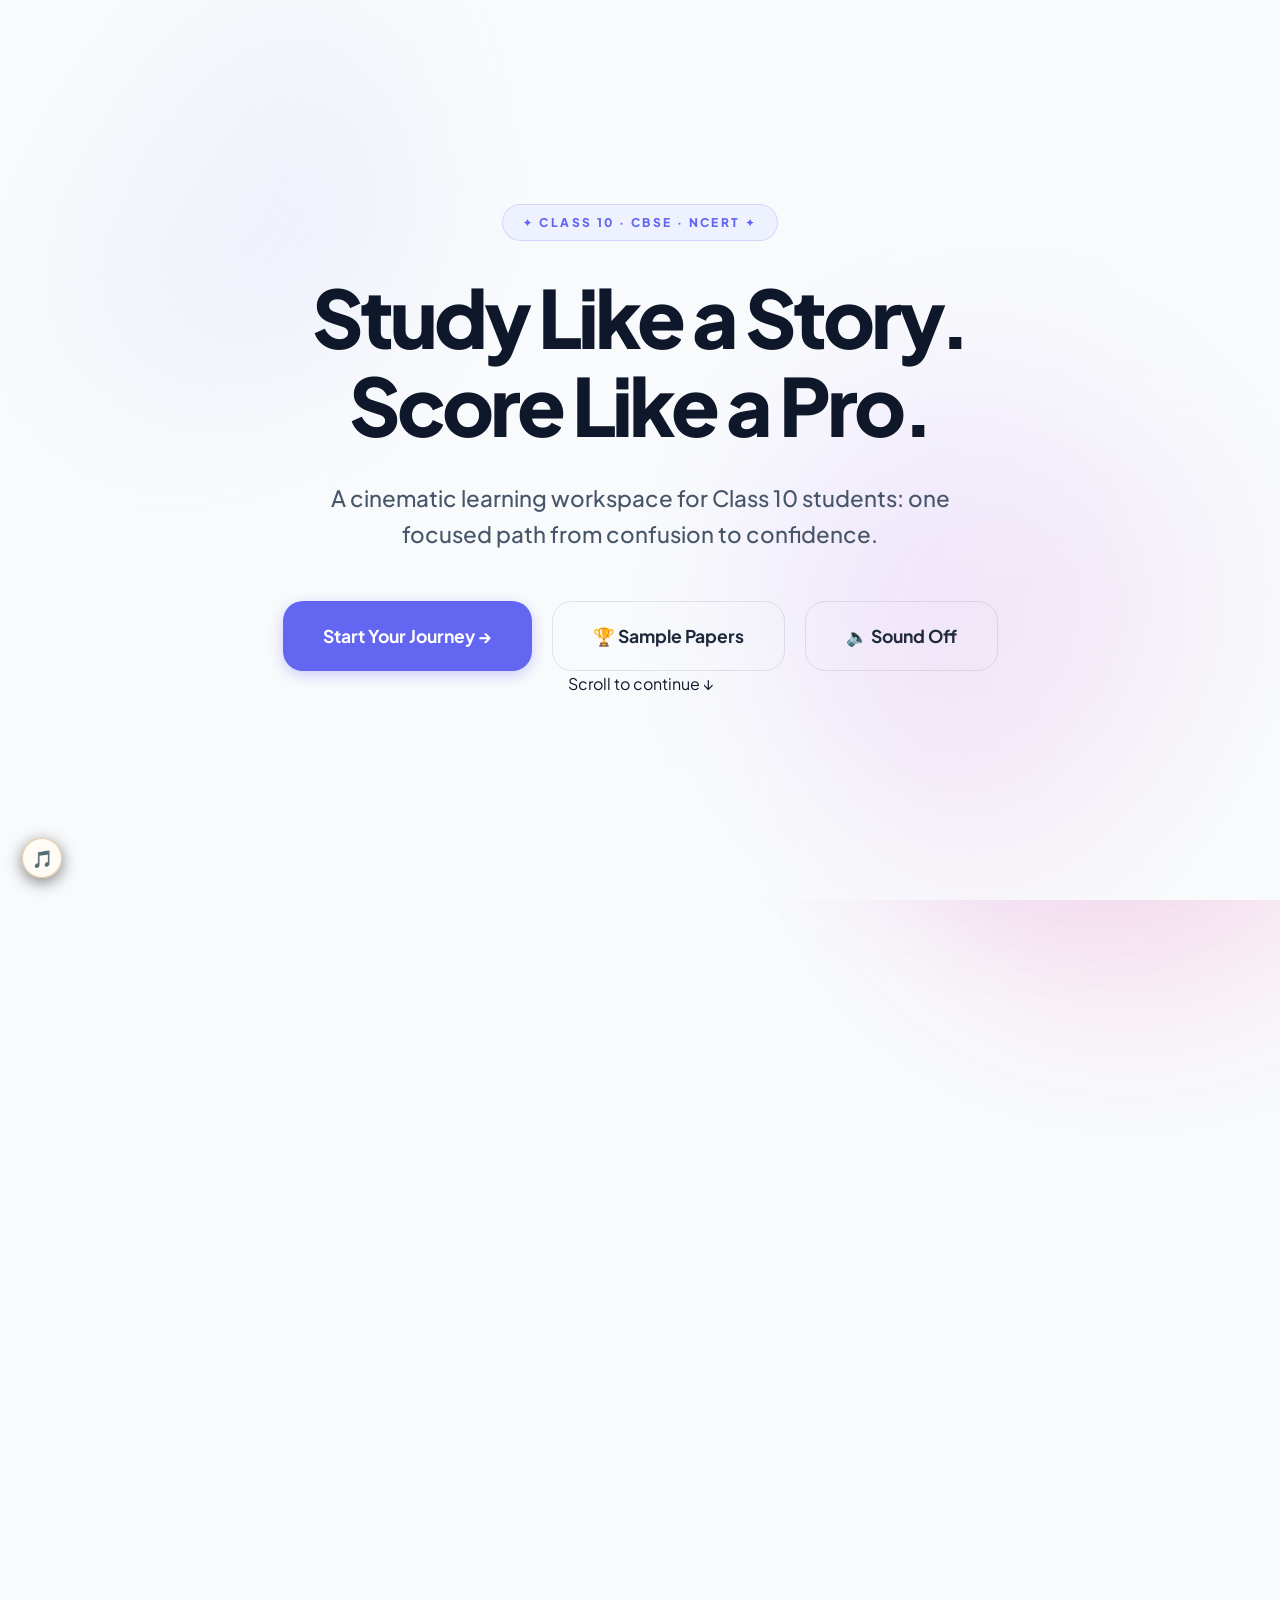
<file: index.html>
<!DOCTYPE html>
<html lang="en-GB" data-mode="light">
<head>
<meta charset="UTF-8">
<meta name="viewport" content="width=device-width,initial-scale=1,viewport-fit=cover">
<meta name="description" content="Class 10Edu — Premium Class 10 CBSE/NCERT learning app. Videos, notes, quizzes, sample papers, bookmarks and study planner.">
<title>Class 10Edu — Class 10 Learning</title>
<link rel="stylesheet" href="css/style.css">
</head>
<body>
<main class="cinema-page">
  <section class="hero-page cinema-hero">
    <div class="blob blob-1 parallax-layer" data-depth="0.12"></div>
    <div class="blob blob-2 parallax-layer" data-depth="0.18"></div>
    <div class="blob blob-3 parallax-layer" data-depth="0.24"></div>
    <div class="hero-vignette"></div>

    <div class="cinema-shell">
      <div class="hero-badge au">✦ Class 10 · CBSE · NCERT ✦</div>
      <h1 class="hero-title au-1">
        Study Like a Story.<br>
        <span class="grad">Score Like a Pro.</span>
      </h1>
      <p class="hero-sub au-2">
        A cinematic learning workspace for Class 10 students: one focused path from confusion to confidence.
      </p>
      <div class="hero-btns au-3">
        <a href="dashboard.html" class="btn btn-b btn-lg" id="heroStart">Start Your Journey →</a>
        <a href="sample-papers.html" class="btn btn-gh btn-lg">🏆 Sample Papers</a>
        <button class="btn btn-gh btn-lg" id="soundToggle" type="button">🔈 Sound Off</button>
      </div>
      <div class="hero-scroll-cue">Scroll to continue ↓</div>
    </div>
  </section>

  <section class="cinema-section reveal">
    <div class="cinema-shell">
      <p class="scene-kicker">The Problem</p>
      <h2 class="scene-title">Too many tabs. Too much noise.</h2>
      <p class="scene-copy">Most students waste time switching between videos, notes, and PDFs. Focus breaks. Retention drops.</p>
    </div>
  </section>

  <section class="cinema-section reveal">
    <div class="cinema-shell">
      <p class="scene-kicker">The Solution</p>
      <h2 class="scene-title">One flow. One subject. One clear next step.</h2>
      <div class="cinema-grid">
        <div class="feat-card zoom-card"><div class="feat-ico">🎬</div><div class="feat-title">Lesson-first flow</div><div class="feat-desc">Teacher → content type → focused learning screen.</div></div>
        <div class="feat-card zoom-card"><div class="feat-ico">🧠</div><div class="feat-title">Smart quiz loop</div><div class="feat-desc">Practice, feedback, score tracking, and retry.</div></div>
        <div class="feat-card zoom-card"><div class="feat-ico">📁</div><div class="feat-title">Resources in context</div><div class="feat-desc">Notes, PDFs, PYQs and mindmaps inside chapters.</div></div>
      </div>
    </div>
  </section>

  <section class="cinema-section reveal">
    <div class="cinema-shell">
      <p class="scene-kicker">Proof</p>
      <h2 class="scene-title">Everything needed for board readiness.</h2>
      <div class="cinema-proof">
        <div class="proof-item"><strong>4</strong><span>Core subjects</span></div>
        <div class="proof-item"><strong>Role-based</strong><span>Onboarding flow</span></div>
        <div class="proof-item"><strong>Admin CMS</strong><span>Editable all content</span></div>
        <div class="proof-item"><strong>Planner</strong><span>Tasks + bookmarks</span></div>
      </div>
    </div>
  </section>

  <section class="cinema-section cinema-climax reveal">
    <div class="cinema-shell">
      <p class="scene-kicker">Climax</p>
      <h2 class="scene-title">Your next chapter starts now.</h2>
      <p class="scene-copy">Join Class 10Edu and turn daily study into a smooth, high-focus routine.</p>
      <div class="hero-btns">
        <a href="dashboard.html" class="btn btn-b btn-lg" id="heroStartBottom">Enter Dashboard →</a>
        <a href="teachers.html" class="btn btn-gh btn-lg">👨‍🏫 Meet Teachers</a>
      </div>
    </div>
  </section>
</main>

<script src="js/app.js"></script>
<script src="js/security.js"></script>
<script src="js/theme_todo.js"></script>
<script>
App.applyMode();

// Show onboarding if first visit, else go straight to dashboard on CTA click
function withOnboarding(e){
  if (!App.hasProfile()) {
    e.preventDefault();
    App.showOnboarding(() => { location.href = 'dashboard.html'; });
  }
}
document.getElementById('heroStart').addEventListener('click', withOnboarding);
document.getElementById('heroStartBottom').addEventListener('click', withOnboarding);

// Dark/light toggle on hero — optional shortcut
document.addEventListener('keydown', e => {
  if (e.key === 'd' && e.altKey) App.toggleMode();
});

// Progressive reveal pacing
const io = new IntersectionObserver((entries)=>{
  entries.forEach(entry=>{
    if(entry.isIntersecting) entry.target.classList.add('in');
  });
},{threshold:.18});
document.querySelectorAll('.reveal').forEach(el=>io.observe(el));

// Lightweight parallax (no heavy libs)
const parallax = document.querySelectorAll('.parallax-layer');
let ticking = false;
window.addEventListener('scroll', ()=>{
  if(ticking) return;
  ticking = true;
  requestAnimationFrame(()=>{
    const y = window.scrollY || 0;
    parallax.forEach(el=>{
      const depth = parseFloat(el.dataset.depth || '0.12');
      el.style.transform = `translate3d(0, ${Math.round(y*depth)}px, 0) scale(1.02)`;
    });
    ticking = false;
  });
},{passive:true});

// Optional micro-sound feedback (muted by default)
let soundOn = false;
let ctx = null;
const soundBtn = document.getElementById('soundToggle');
soundBtn.addEventListener('click', ()=>{
  soundOn = !soundOn;
  soundBtn.textContent = soundOn ? '🔊 Sound On' : '🔈 Sound Off';
});
document.body.addEventListener('pointerdown', (e)=>{
  if(!soundOn) return;
  if(!e.target.closest('.btn')) return;
  try{
    ctx = ctx || new (window.AudioContext || window.webkitAudioContext)();
    const o = ctx.createOscillator(); const g = ctx.createGain();
    o.type = 'triangle'; o.frequency.value = 520;
    g.gain.value = 0.0001;
    o.connect(g); g.connect(ctx.destination);
    const t = ctx.currentTime;
    g.gain.exponentialRampToValueAtTime(0.03, t+0.01);
    g.gain.exponentialRampToValueAtTime(0.0001, t+0.09);
    o.start(t); o.stop(t+0.1);
  }catch{}
});
</script>
<script src="js/music.js"></script>
</body>
</html>
</file>
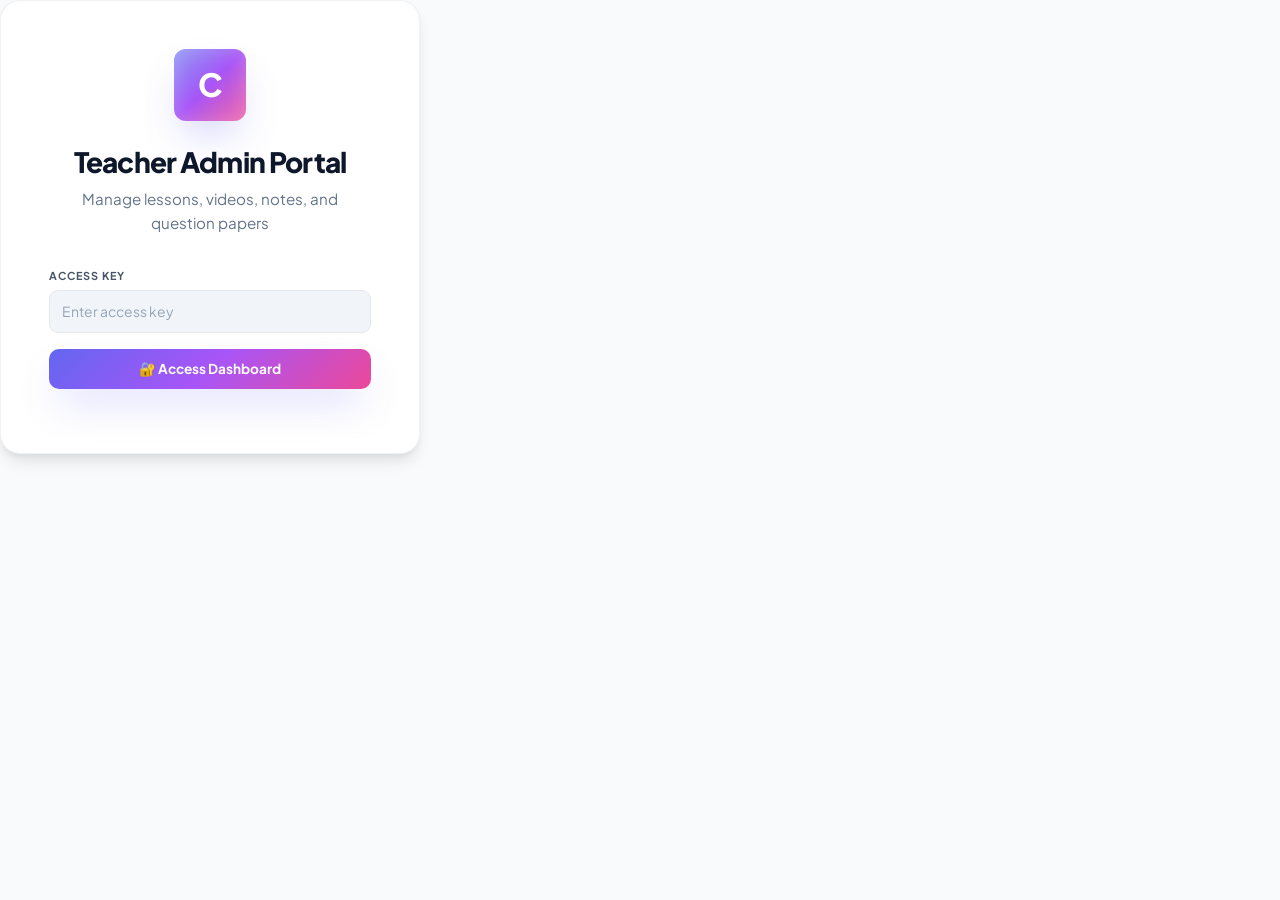
<file: admin.html>
<!DOCTYPE html>
<html lang="en">
<head>
<meta charset="UTF-8"><meta name="viewport" content="width=device-width,initial-scale=1">
<title>Teacher Admin — Class 10Edu</title>
<link rel="stylesheet" href="css/style.css">
<style>
/* Admin Layout */
.admin-grid { display: grid; grid-template-columns: 260px 1fr; gap: 28px; align-items: flex-start; }
@media (max-width: 1024px) { .admin-grid { grid-template-columns: 1fr; } }

/* Admin Navigation */
.admin-nav {
  background: var(--surface);
  border: 1px solid var(--border);
  border-radius: var(--r-xl);
  padding: 16px;
  position: sticky;
  top: calc(var(--nav-h) + 24px);
  max-height: calc(100vh - var(--nav-h) - 48px);
  overflow-y: auto;
}

.al-link {
  display: flex;
  align-items: center;
  gap: 12px;
  padding: 12px 16px;
  border-radius: var(--r);
  cursor: pointer;
  transition: all 0.2s var(--spring);
  margin-bottom: 4px;
  font-weight: 500;
  color: var(--ink-3);
}

.al-link:hover {
  background: var(--bg-2);
  color: var(--ink);
}

.al-link.on {
  background: var(--accent-bg);
  color: var(--accent);
  font-weight: 600;
}

.al-icon { font-size: 1.2rem; }
.al-label { font-size: 0.9rem; }

/* Stats Grid */
.stats-grid {
  display: grid;
  grid-template-columns: repeat(auto-fit, minmax(140px, 1fr));
  gap: 16px;
  margin-bottom: 32px;
}

.stat-card {
  background: var(--surface);
  border: 1px solid var(--border);
  border-radius: var(--r-lg);
  padding: 20px;
  display: flex;
  align-items: center;
  gap: 16px;
  transition: all 0.2s var(--spring);
}

.stat-card:hover {
  transform: translateY(-2px);
  box-shadow: var(--shadow);
  border-color: var(--accent);
}

.stat-icon {
  width: 48px;
  height: 48px;
  border-radius: var(--r);
  background: var(--accent-bg);
  display: flex;
  align-items: center;
  justify-content: center;
  font-size: 1.5rem;
}

.stat-value {
  font-size: 1.5rem;
  font-weight: 800;
  color: var(--ink);
  line-height: 1;
}
.stat-label {
  font-size: 0.8rem;
  color: var(--ink-4);
  margin-top: 4px;
}

/* Quick Actions */
.quick-actions { margin-bottom: 32px; }
.quick-grid {
  display: grid;
  grid-template-columns: repeat(auto-fit, minmax(160px, 1fr));
  gap: 12px;
}

.quick-card {
  background: var(--surface);
  border: 1px solid var(--border);
  border-radius: var(--r-lg);
  padding: 20px;
  text-align: center;
  cursor: pointer;
  transition: all 0.2s var(--spring);
  border: none;
  font-family: inherit;
}

.quick-card:hover {
  transform: translateY(-4px);
  box-shadow: var(--shadow-lg);
  background: var(--accent-bg);
}

/* Content Type Grid */
.content-type-grid {
  display: grid;
  grid-template-columns: repeat(auto-fit, minmax(200px, 1fr));
  gap: 16px;
  margin-bottom: 32px;
}

.content-type-card {
  background: var(--surface);
  border: 2px solid var(--border);
  border-radius: var(--r-lg);
  padding: 24px;
  text-align: center;
  cursor: pointer;
  transition: all 0.2s var(--spring);
}

.content-type-card:hover {
  transform: translateY(-4px);
  border-color: var(--accent);
  box-shadow: var(--shadow-accent);
}

/* Forms */
.form-card {
  background: var(--surface);
  border: 1px solid var(--border);
  border-radius: var(--r-lg);
  padding: 28px;
  animation: fadeInUp 0.3s var(--spring);
}

.form-grid {
  display: grid;
  grid-template-columns: repeat(2, 1fr);
  gap: 20px;
  margin-bottom: 24px;
}

.form-group { display: flex; flex-direction: column; }
.form-group.full-width { grid-column: 1 / -1; }

.form-actions {
  display: flex;
  gap: 12px;
  flex-wrap: wrap;
}

/* Content Tables */
.content-table-wrapper {
  background: var(--surface);
  border: 1px solid var(--border);
  border-radius: var(--r-lg);
  overflow: hidden;
}

.content-table {
  width: 100%;
  border-collapse: collapse;
}

.content-table th {
  text-align: left;
  padding: 14px 16px;
  background: var(--bg-2);
  font-size: 0.7rem;
  font-weight: 700;
  text-transform: uppercase;
  letter-spacing: 0.05em;
  color: var(--ink-4);
}

.content-table td {
  padding: 14px 16px;
  border-bottom: 1px solid var(--border);
  font-size: 0.9rem;
}

.item-info {
  display: flex;
  align-items: center;
  gap: 10px;
}

.action-btns {
  display: flex;
  gap: 8px;
}

.btn-icon {
  width: 32px;
  height: 32px;
  border-radius: var(--r);
  border: none;
  background: var(--bg-2);
  cursor: pointer;
  font-size: 0.9rem;
  transition: all 0.2s;
}

.btn-icon:hover {
  background: var(--accent-bg);
  transform: scale(1.1);
}

/* Empty State */
.empty-state {
  padding: 48px;
  text-align: center;
  color: var(--ink-4);
}

/* Notes Grid */
.notes-grid {
  display: grid;
  grid-template-columns: repeat(auto-fill, minmax(300px, 1fr));
  gap: 16px;
}

.note-card {
  background: var(--surface);
  border: 1px solid var(--border);
  border-radius: var(--r-lg);
  padding: 20px;
  transition: all 0.2s;
}

.note-card:hover {
  box-shadow: var(--shadow);
  transform: translateY(-2px);
}

/* Quiz Stats */
.quiz-stats {
  display: flex;
  gap: 12px;
  margin-bottom: 24px;
  flex-wrap: wrap;
}

.stat-pill {
  padding: 6px 14px;
  border-radius: 20px;
  font-size: 0.8rem;
  font-weight: 600;
  background: var(--bg-2);
}

.stat-pill.easy { background: #DCFCE7; color: #166534; }
.stat-pill.medium { background: #FEF3C7; color: #92400E; }
.stat-pill.hard { background: #FEE2E2; color: #991B1B; }

.quiz-item {
  background: var(--surface);
  border: 1px solid var(--border);
  border-radius: var(--r-lg);
  padding: 20px;
  display: flex;
  justify-content: space-between;
  align-items: flex-start;
  gap: 16px;
}

.difficulty-badge {
  display: inline-block;
  padding: 4px 10px;
  border-radius: 12px;
  font-size: 0.7rem;
  font-weight: 700;
  text-transform: uppercase;
  margin-bottom: 8px;
}

.difficulty-badge.easy { background: #DCFCE7; color: #166534; }
.difficulty-badge.medium { background: #FEF3C7; color: #92400E; }
.difficulty-badge.hard { background: #FEE2E2; color: #991B1B; }

/* PYQ Timeline */
.pyq-timeline {
  display: flex;
  flex-direction: column;
  gap: 16px;
}

.pyq-item {
  display: flex;
  gap: 20px;
  background: var(--surface);
  border: 1px solid var(--border);
  border-radius: var(--r-lg);
  padding: 20px;
}

.pyq-year {
  font-size: 1.25rem;
  font-weight: 800;
  color: var(--accent);
  min-width: 60px;
}

/* Papers List */
.papers-list {
  display: flex;
  flex-direction: column;
  gap: 12px;
}

.paper-card {
  background: var(--surface);
  border: 1px solid var(--border);
  border-radius: var(--r-lg);
  padding: 20px;
  display: flex;
  align-items: center;
  gap: 16px;
}

.paper-icon { font-size: 2rem; }

.paper-info { flex: 1; }

.paper-meta {
  display: flex;
  gap: 12px;
  font-size: 0.8rem;
  color: var(--ink-4);
}

.paper-type {
  background: var(--accent-bg);
  color: var(--accent);
  padding: 2px 8px;
  border-radius: 12px;
  font-weight: 600;
}

/* Teachers Grid */
.teachers-grid-admin {
  display: grid;
  grid-template-columns: repeat(auto-fill, minmax(280px, 1fr));
  gap: 16px;
}

.teacher-card-admin {
  background: var(--surface);
  border: 1px solid var(--border);
  border-left: 4px solid;
  border-radius: var(--r-lg);
  padding: 20px;
  display: flex;
  align-items: center;
  gap: 16px;
}

.teacher-avatar-admin {
  width: 48px;
  height: 48px;
  border-radius: 50%;
  display: flex;
  align-items: center;
  justify-content: center;
  color: white;
  font-weight: 700;
  font-size: 1.1rem;
}

/* Settings */
.settings-grid {
  display: grid;
  gap: 20px;
}

.setting-card {
  background: var(--surface);
  border: 1px solid var(--border);
  border-radius: var(--r-lg);
  padding: 24px;
}

.setting-actions {
  display: flex;
  gap: 12px;
  flex-wrap: wrap;
}

/* Mobile Optimizations */
@media (max-width: 768px) {
  .admin-grid { 
    grid-template-columns: 1fr; 
    gap: 20px;
  }
  
  .admin-nav {
    position: fixed;
    top: 56px;
    left: -280px;
    width: 280px;
    height: calc(100vh - 56px);
    z-index: 900;
    transition: left 0.3s var(--spring);
    border-radius: 0;
    border-left: none;
    border-top: none;
    border-bottom: none;
  }
  
  .admin-nav.open {
    left: 0;
    box-shadow: 2px 0 8px rgba(0, 0, 0, 0.1);
  }
  
  .admin-content {
    margin-left: 0;
  }
  
  /* Admin Header */
  .admin-header {
    flex-direction: column;
    align-items: flex-start;
    gap: 12px;
    margin-bottom: 20px;
  }
  
  .admin-header h1 {
    font-size: 1.25rem;
  }
  
  .admin-header .subtitle {
    font-size: 0.85rem;
  }
  
  /* Mobile Menu Toggle */
  .admin-menu-toggle {
    display: flex;
    width: 40px;
    height: 40px;
    align-items: center;
    justify-content: center;
    background: var(--surface);
    border: 1px solid var(--border);
    border-radius: var(--r);
    cursor: pointer;
    margin-bottom: 16px;
  }
  
  .admin-menu-toggle:active {
    transform: scale(0.95);
  }
  
  /* Stats Grid */
  .stats-grid { 
    grid-template-columns: repeat(2, 1fr); 
    gap: 12px;
    margin-bottom: 24px;
  }
  
  .stat-card { 
    padding: 16px; 
  }
  
  .stat-icon { 
    width: 36px; 
    height: 36px; 
    font-size: 1.1rem;
  }
  
  .stat-value { 
    font-size: 1.1rem; 
  }
  
  .stat-label {
    font-size: 0.75rem;
  }
  
  /* Quick Actions */
  .quick-grid { 
    grid-template-columns: repeat(2, 1fr); 
    gap: 10px;
    margin-bottom: 24px;
  }
  
  .quick-card { 
    padding: 16px; 
  }
  
  .quick-icon { 
    font-size: 1.3rem; 
  }
  
  .quick-label {
    font-size: 0.8rem;
  }
  
  /* Content Type Grid */
  .content-type-grid { 
    grid-template-columns: 1fr; 
    gap: 12px;
    margin-bottom: 24px;
  }
  
  .content-type-card { 
    padding: 20px; 
  }
  
  .type-icon { 
    font-size: 2rem; 
  }
  
  .content-type-card h3 { 
    font-size: 0.95rem; 
  }
  
  .content-type-card p { 
    font-size: 0.75rem; 
  }
  
  /* Forms */
  .form-card { 
    padding: 20px; 
    margin-bottom: 16px;
  }
  
  .form-card h3 {
    font-size: 1rem;
    margin-bottom: 20px;
  }
  
  .form-grid { 
    grid-template-columns: 1fr; 
    gap: 16px;
  }
  
  .form-group label {
    font-size: 0.75rem;
  }
  
  .form-group .fc {
    padding: 12px;
    font-size: 16px; /* Prevents zoom on iOS */
    min-height: 44px;
  }
  
  .form-help {
    font-size: 0.7rem;
  }
  
  .form-actions {
    flex-direction: column;
    gap: 8px;
  }
  
  .form-actions .btn {
    width: 100%;
    justify-content: center;
  }
  
  /* Content Tables */
  .content-table-wrapper {
    overflow-x: auto;
    -webkit-overflow-scrolling: touch;
  }
  
  .content-table {
    min-width: 600px;
    font-size: 0.8rem;
  }
  
  .content-table th,
  .content-table td {
    padding: 8px 6px;
  }
  
  .item-info {
    flex-direction: column;
    align-items: flex-start;
    gap: 4px;
    min-width: 120px;
  }
  
  .action-btns {
    flex-direction: column;
    gap: 4px;
  }
  
  .btn-icon {
    width: 32px;
    height: 32px;
    font-size: 0.85rem;
  }
  
  /* Notes Grid */
  .notes-grid {
    grid-template-columns: 1fr;
    gap: 12px;
  }
  
  .note-card {
    padding: 16px;
  }
  
  .note-header {
    font-size: 0.7rem;
  }
  
  .note-card h4 {
    font-size: 0.95rem;
  }
  
  .note-preview {
    font-size: 0.8rem;
  }
  
  /* Quiz Items */
  .quiz-item {
    flex-direction: column;
    gap: 12px;
    padding: 16px;
  }
  
  .quiz-stats {
    flex-wrap: wrap;
    gap: 6px;
    margin-bottom: 16px;
  }
  
  .stat-pill {
    padding: 4px 10px;
    font-size: 0.7rem;
  }
  
  .difficulty-badge {
    font-size: 0.65rem;
    padding: 3px 8px;
  }
  
  .quiz-question {
    font-size: 0.9rem;
  }
  
  .quiz-meta {
    font-size: 0.75rem;
  }
  
  /* PYQ Timeline */
  .pyq-timeline {
    gap: 12px;
  }
  
  .pyq-item {
    flex-direction: column;
    gap: 12px;
    padding: 16px;
  }
  
  .pyq-year {
    font-size: 1rem;
    min-width: auto;
  }
  
  .pyq-subject {
    font-size: 0.75rem;
  }
  
  .pyq-question {
    font-size: 0.85rem;
  }
  
  /* Papers List */
  .papers-list {
    gap: 10px;
  }
  
  .paper-card {
    flex-direction: column;
    text-align: center;
    gap: 12px;
    padding: 16px;
  }
  
  .paper-icon {
    font-size: 1.5rem;
  }
  
  .paper-info h4 {
    font-size: 0.95rem;
  }
  
  .paper-meta {
    flex-direction: column;
    gap: 4px;
    font-size: 0.75rem;
  }
  
  .paper-type {
    font-size: 0.7rem;
  }
  
  .paper-actions {
    flex-direction: row;
    gap: 8px;
  }
  
  /* Teachers Grid */
  .teachers-grid-admin {
    grid-template-columns: 1fr;
    gap: 12px;
  }
  
  .teacher-card-admin {
    padding: 16px;
  }
  
  .teacher-avatar-admin {
    width: 44px;
    height: 44px;
    font-size: 1rem;
  }
  
  .teacher-info-admin h4 {
    font-size: 0.95rem;
  }
  
  .teacher-info-admin p {
    font-size: 0.75rem;
  }
  
  /* Settings */
  .settings-grid {
    gap: 16px;
  }
  
  .setting-card {
    padding: 20px;
  }
  
  .setting-card h3 {
    font-size: 0.95rem;
  }
  
  .setting-actions {
    flex-direction: column;
    gap: 8px;
  }
  
  .setting-actions .btn {
    width: 100%;
    justify-content: center;
  }
  
  /* Filter Bar */
  .filter-bar {
    flex-direction: column;
    gap: 8px;
    margin-bottom: 16px;
  }
  
  .search-input,
  .filter-select {
    min-width: 100%;
  }
  
  /* Admin Navigation Links */
  .al-link {
    padding: 14px 12px;
    font-size: 0.85rem;
    min-height: 48px;
  }
  
  .al-icon {
    font-size: 1rem;
  }
  
  /* Empty State */
  .empty-state {
    padding: 32px 16px;
    font-size: 0.9rem;
  }
  
  /* Buttons */
  .btn {
    padding: 12px 16px;
    font-size: 0.9rem;
    min-height: 44px;
  }
  
  .btn-sm {
    padding: 10px 14px;
    font-size: 0.85rem;
    min-height: 36px;
  }
  
  /* Page Header */
  .page-head {
    padding-bottom: 12px !important;
  }
  
  .page-head .subtitle {
    font-size: 0.85rem;
  }
}

/* Small Mobile (320px - 480px) */
@media (max-width: 480px) {
  .admin-nav {
    width: 260px;
    left: -260px;
  }
  
  .stats-grid { 
    grid-template-columns: 1fr; 
    gap: 10px;
  }
  
  .quick-grid { 
    grid-template-columns: 1fr; 
  }
  
  .quick-card { 
    padding: 16px; 
  }
  
  .form-card { 
    padding: 16px; 
  }
  
  .content-type-card { 
    padding: 16px; 
  }
  
  .type-icon { 
    font-size: 1.8rem; 
  }
  
  .content-type-card h3 { 
    font-size: 0.9rem; 
  }
  
  .content-type-card p { 
    font-size: 0.7rem; 
  }
  
  .btn {
    padding: 14px 16px;
    font-size: 0.85rem;
  }
  
  .stat-card {
    padding: 14px;
  }
  
  .stat-icon {
    width: 32px;
    height: 32px;
    font-size: 1rem;
  }
  
  .stat-value {
    font-size: 1rem;
  }
  
  .quick-icon {
    font-size: 1.2rem;
  }
  
  .quick-label {
    font-size: 0.75rem;
  }
}

/* Mobile Menu Toggle Button - Hidden by default, shown on mobile */
.admin-menu-toggle {
  display: none;
}

@media (max-width: 768px) {
  .admin-menu-toggle {
    display: flex;
    width: 40px;
    height: 40px;
    align-items: center;
    justify-content: center;
    background: var(--surface);
    border: 1px solid var(--border);
    border-radius: var(--r);
    cursor: pointer;
    margin-bottom: 16px;
    font-size: 1.2rem;
  }
  
  .admin-menu-toggle:active {
    transform: scale(0.95);
  }
}

/* Touch Optimizations for Admin */
@media (hover: none) and (pointer: coarse) {
  .stat-card:active,
  .quick-card:active,
  .content-type-card:active,
  .al-link:active,
  .btn-icon:active {
    transform: scale(0.98);
    transition: transform 0.1s;
  }
}

/* Landscape Mobile Admin */
@media (max-width: 768px) and (orientation: landscape) {
  .stats-grid {
    grid-template-columns: repeat(4, 1fr);
  }
  
  .quick-grid {
    grid-template-columns: repeat(4, 1fr);
  }
  
  .content-type-grid {
    grid-template-columns: repeat(2, 1fr);
  }
  
  .admin-nav {
    height: calc(100vh - 48px);
  }
}
</style>
</head>
<body class="admin-page">
<div id="nb"></div>

<!-- LOGIN WALL -->
<div class="login-wall" id="loginWall">
  <div class="premium-card" style="width:100%; max-width:420px; padding:48px; text-align:center; position:relative; overflow:hidden">
    <div class="nav-gem" style="margin:0 auto 24px; width:72px; height:72px; font-size:32px; background:var(--grad-primary)">C</div>
    <h1 style="font-size:1.75rem; margin-bottom:8px">Teacher Admin Portal</h1>
    <p style="color:var(--ink-4); font-size:0.95rem; margin-bottom:32px">Manage lessons, videos, notes, and question papers</p>
    <div class="fg" style="text-align:left">
      <label>Access Key</label>
      <input type="password" class="fc" id="adminPass" placeholder="Enter access key" onkeydown="if(event.key==='Enter')Admin.tryLogin()">
    </div>
    <div id="loginErr" style="color:#EF4444; font-size:0.85rem; margin-bottom:16px; font-weight:600"></div>
    <button class="btn btn-primary" style="width:100%" onclick="Admin.tryLogin()">🔐 Access Dashboard</button>
    <div id="lockTimer" style="margin-top:16px; font-size:0.8rem; color:var(--ink-4)"></div>
  </div>
</div>

<!-- ADMIN BODY -->
<div class="page-layout" id="adminBody" style="display:none">
  <div id="sb"></div>
  <main class="main-area">

    <div class="page-head au" style="padding-bottom: 16px;">
      <div style="display:flex; align-items:center; justify-content:space-between; flex-wrap:wrap; gap:16px">
        <div>
          <h1 style="margin:0; font-size:1.5rem;">📚 Teacher Dashboard</h1>
          <p class="subtitle" style="margin-top:4px; font-size:0.9rem;">Manage all educational content easily</p>
        </div>
        <div style="display:flex; gap:10px">
          <button class="btn btn-secondary btn-sm" onclick="Admin.exportData()">📥 Export</button>
          <button class="btn btn-secondary btn-sm" onclick="Admin.logout()">🚪 Logout</button>
        </div>
      </div>
    </div>

    <div class="admin-grid au-2">
      <!-- Mobile Menu Toggle -->
      <button class="admin-menu-toggle" onclick="Admin.toggleMobileNav()">☰</button>
      
      <!-- Sidebar Nav -->
      <nav class="admin-nav" id="adminNav">
        <div id="adminNavLinks"></div>
      </nav>

      <!-- Main Panels -->
      <div class="admin-content" id="adminPanels">
        <!-- Panels will be dynamically generated here -->
      </div>
    </div>
  </main>
</div>

<script src="js/app.js"></script>
<script src="js/security.js"></script>
<script src="js/theme_todo.js"></script>
<script src="js/admin.js"></script>
<script>
document.addEventListener('DOMContentLoaded', () => {
  App.initPage('admin');
  Admin.init();
});
</script>
</body>
</html>
</file>
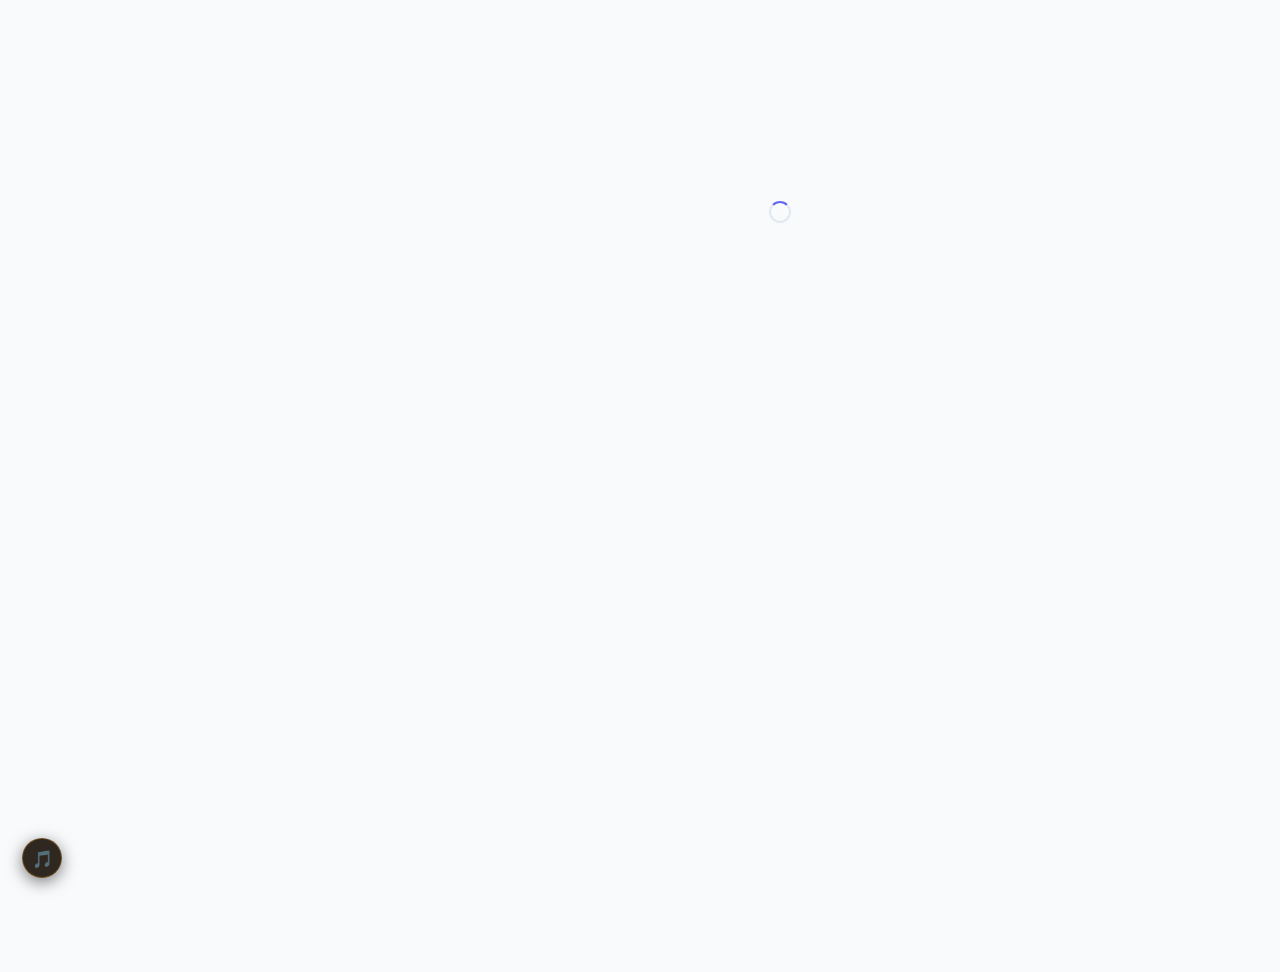
<file: bookmarks.html>
<!DOCTYPE html>
<html lang="en">
<head>
<meta charset="UTF-8"><meta name="viewport" content="width=device-width,initial-scale=1">
<title>Bookmarks — Class 10Edu</title>
<link rel="stylesheet" href="css/style.css">
</head>
<body>
<div id="nb"></div>
<div class="page-layout">
  <div id="sb"></div>
  <main class="main-area" id="mainArea">
    <div style="display:flex;align-items:center;justify-content:center;height:200px"><div class="spinner"></div></div>
  </main>
</div>
<script src="js/app.js"></script>
<script src="js/security.js"></script>
<script src="js/theme_todo.js"></script>

<script>
document.addEventListener('DOMContentLoaded', async () => {
  App.initPage('bookmarks');
  const data = await App.loadData();
  const bm   = App.getBookmarks();   // ["sid::cid", …]
  const p    = App.getProgress();

  // Resolve bookmarks to full chapter objects
  const items = [];
  bm.forEach(key => {
    const [sid, cid] = key.split('::');
    const subj = App.getSubject(sid);
    const ch   = App.getChapter(sid, cid);
    if (subj && ch) items.push({ subj, ch, sid, cid });
  });

  document.getElementById('mainArea').innerHTML = `
    <div class="page-head au">
      <div class="breadcrumb"><a href="dashboard.html">Dashboard</a> <span class="sep">/</span> <span>Bookmarks</span></div>
      <div style="display:flex; align-items:center; justify-content:space-between; flex-wrap:wrap; gap:20px; margin-top:24px">
        <h1 style="margin:0">Saved Chapters</h1>
        ${items.length ? `<div class="streak-badge au-1">${items.length} Saved</div>` : ''}
      </div>
    </div>

    ${!items.length ? `
    <div class="premium-card au-1" style="padding:80px 24px; text-align:center">
      <div style="font-size:64px; margin-bottom:24px">🔖</div>
      <h2 style="margin-bottom:12px">Your Library is Empty</h2>
      <p style="color:var(--ink-3); margin-bottom:32px">Save chapters to access them quickly from here.</p>
      <a href="dashboard.html" class="btn btn-primary">Browse Subjects →</a>
    </div>` : `
    <div class="subjects-grid">
      ${items.map(({subj,ch,sid,cid}, i) => {
        const done = (p[sid]?.done||[]).includes(cid);
        return `<div class="premium-card au" style="padding:32px; animation-delay:${i*100}ms">
          <div style="display:flex; align-items:center; justify-content:space-between; margin-bottom:24px">
            <div class="sc-icon" style="background:${subj.bg||'var(--accent-bg)'}; color:${subj.color||'var(--accent)'}">${subj.icon}</div>
            <button onclick="removeBookmark('${sid}','${cid}',this)" class="btn btn-secondary btn-sm" style="color:#EF4444">Remove</button>
          </div>
          <div style="font-size:1.25rem; font-weight:800; margin-bottom:8px">${VidyaSec.sanitize(ch.title)}</div>
          <div style="font-size:0.85rem; color:var(--ink-4); margin-bottom:24px">${VidyaSec.sanitize(subj.name)}</div>
          <div style="display:flex; gap:12px; margin-bottom:24px">
            <span class="chip chip-b">▶ ${ch.lessons.length} Lessons</span>
            ${done ? '<span class="chip chip-tl">✅ Completed</span>' : ''}
          </div>
          <a href="chapter.html?subject=${sid}&chapter=${cid}" class="btn btn-primary" style="width:100%">
            ${done ? 'Review Chapter →' : 'Resume Learning →'}
          </a>
        </div>`;
      }).join('')}
    </div>`}
  `;
});

function removeBookmark(sid, cid, btn) {
  App.toggleBookmark(sid, cid);
  // Remove the card with animation
  const card = btn.closest('.gcard');
  if (card) {
    card.style.transition = 'opacity .3s, transform .3s';
    card.style.opacity = '0';
    card.style.transform = 'scale(0.9)';
    setTimeout(() => { card.remove(); App.toast('Bookmark removed'); }, 300);
  }
}
</script>
<script src="js/music.js"></script>
</body>
</html>
</file>
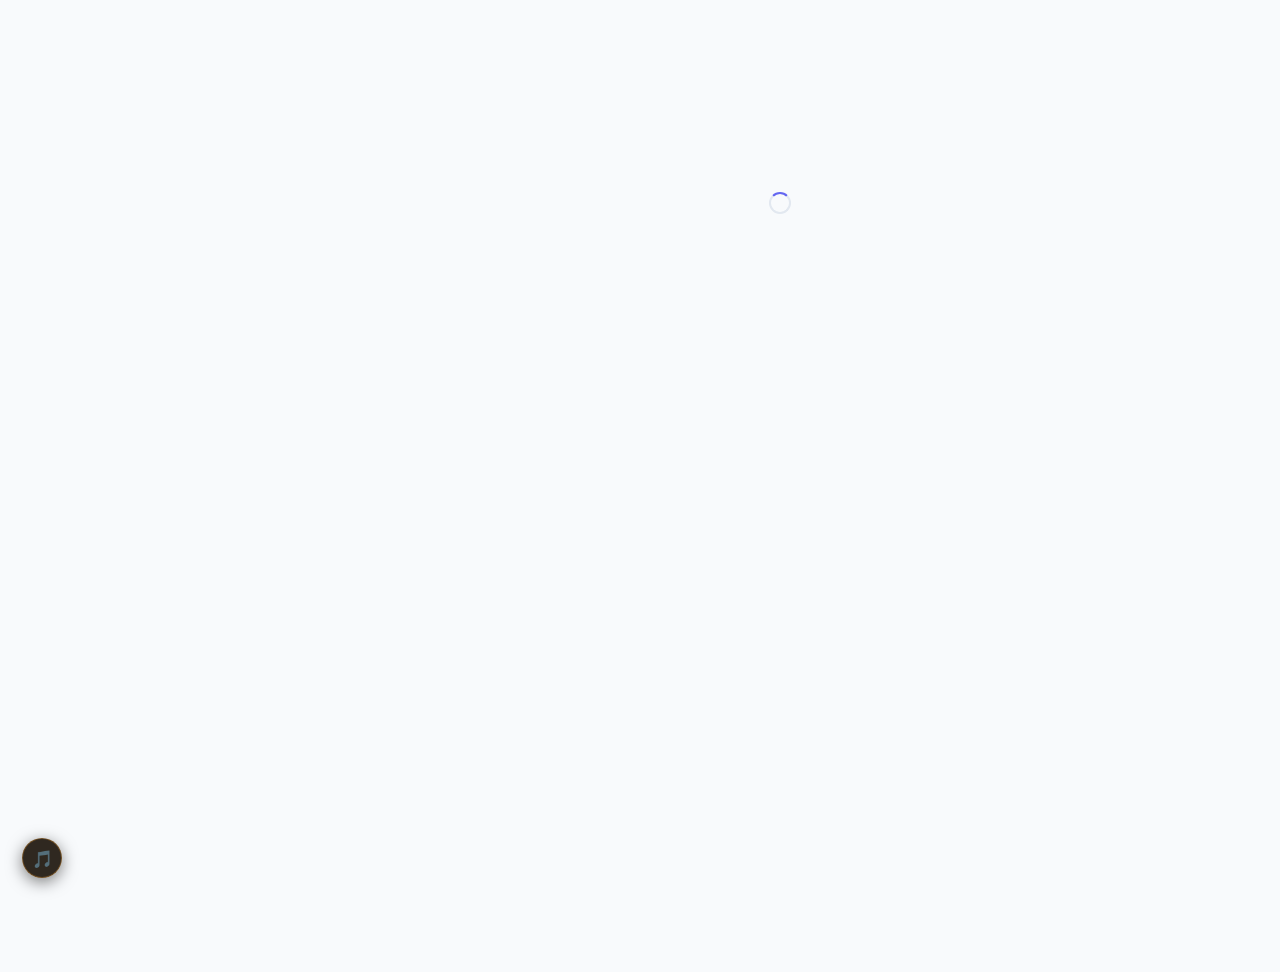
<file: chapter.html>
<!DOCTYPE html>
<html lang="en">
<head>
<meta charset="UTF-8">
<meta name="viewport" content="width=device-width,initial-scale=1,viewport-fit=cover">
<title>Chapter — Class 10Edu</title>
<link rel="stylesheet" href="css/style.css">
<style>
/* Chapter-specific styles */
.recommend-grid { display:grid; grid-template-columns:1fr 1fr; gap:8px; }
.rec-card { background:var(--bg3); border:1px solid var(--bdr); border-radius:var(--r); padding:12px 14px; text-decoration:none; color:inherit; display:block; transition:all .15s; min-height:64px; }
.rec-card:hover, .rec-card:focus { border-color:var(--bdr2); background:rgba(var(--br),.07); }
.rec-title { font-size:.82rem; font-weight:700; color:var(--t1); margin-bottom:4px; line-height:1.3; }
.rec-sub   { font-size:.71rem; color:var(--t3); }
@media(max-width:480px) { .recommend-grid { grid-template-columns:1fr; } }

/* lesson rows need big tap area */
.lesson-row { cursor:pointer; }
.lesson-row:active { background:rgba(var(--br),.12); }

/* Video embed safe */
.vid-embed { position:relative; width:100%; padding-bottom:56.25%; background:#000; overflow:hidden; }
.vid-embed iframe { position:absolute; top:0; left:0; width:100%; height:100%; border:none; }

/* Sticky video on scroll for desktop */
@media(min-width:900px) {
  .vid-sticky { position:sticky; top:calc(var(--nav-h) + 8px); }
}

.active-teacher { border-color: var(--accent) !important; background: var(--accent-bg) !important; box-shadow: var(--shadow-accent) !important; transform: translateY(-4px) !important; }
.active-type { border-color: var(--accent) !important; background: var(--accent-bg) !important; box-shadow: var(--shadow-accent) !important; transform: scale(1.05) !important; }
</style>
</head>
<body>
<div id="nb"></div>
<div class="page-layout">
  <div id="sb"></div>
  <main class="main-area" id="mainArea">
    <div style="display:flex;align-items:center;justify-content:center;padding:80px 0">
      <div class="spinner"></div>
    </div>
  </main>
</div>
<div class="page-watermark"></div>

<script src="js/app.js"></script>
<script src="js/security.js"></script>
<script src="js/theme_todo.js"></script>
<script>
'use strict';

/* ═══════════ QUIZ ENGINE ═══════════ */
const Quiz = {
  qs: [], cur: 0, sel: null, answered: false, score: 0, sid: '', cid: '',

  start(qs, sid, cid) {
    if (!qs || qs.length === 0) { App.toast('No questions available', '⚠️'); return; }
    this.qs = qs; this.cur = 0; this.sel = null;
    this.answered = false; this.score = 0;
    this.sid = sid; this.cid = cid;
    this._render();
  },

  _render() {
    const el = document.getElementById('quizBody');
    if (!el) return;
    const q   = this.qs[this.cur];
    const pct = Math.round((this.cur / this.qs.length) * 100);
    const L   = ['A','B','C','D'];

    el.innerHTML =
      `<div class="qpbar"><div class="qpfill" id="qpf" style="width:${pct}%"></div></div>` +
      `<span class="q-label">Question ${this.cur + 1} of ${this.qs.length}` +
        (q.difficulty ? ` &nbsp;·&nbsp; ${q.difficulty}` : '') + `</span>` +
      `<div class="q-text">${VidyaSec.sanitize(q.q)}</div>` +
      `<div class="q-opts" id="qOpts">` +
        q.options.map((o, i) =>
          `<button class="q-opt" data-idx="${i}">` +
            `<div class="q-lbl">${L[i]}</div>` +
            VidyaSec.sanitize(o) +
          `</button>`
        ).join('') +
      `</div>` +
      `<div class="q-fb" id="qFb"></div>` +
      `<div class="q-acts">` +
        `<button class="btn btn-b" id="qSub">Submit Answer</button>` +
        `<button class="btn btn-gh" id="qNext" style="display:none">` +
          (this.cur < this.qs.length - 1 ? 'Next →' : 'See Results') +
        `</button>` +
      `</div>`;

    // Bind via event delegation — no inline onclick
    document.getElementById('qOpts').addEventListener('click', e => {
      const btn = e.target.closest('.q-opt');
      if (btn && !this.answered) this._pick(parseInt(btn.dataset.idx));
    });
    document.getElementById('qSub').addEventListener('click',  () => this._submit());
    document.getElementById('qNext').addEventListener('click', () => this._next());
  },

  _pick(i) {
    this.sel = i;
    document.querySelectorAll('.q-opt').forEach((b, j) => b.classList.toggle('sel', j === i));
  },

  _submit() {
    if (this.sel === null || this.answered) return;
    this.answered = true;
    const q = this.qs[this.cur];
    document.querySelectorAll('.q-opt').forEach((b, i) => {
      if (i === q.answer)  b.classList.add('ok');
      else if (i === this.sel) b.classList.add('ng');
    });
    const fb = document.getElementById('qFb');
    if (this.sel === q.answer) {
      this.score++;
      fb.className = 'q-fb ok show';
      fb.textContent = '✅ Correct!';
    } else {
      fb.className = 'q-fb ng show';
      fb.innerHTML = '❌ Incorrect. Correct: <strong>' +
        VidyaSec.sanitize(q.options[q.answer]) + '</strong>';
    }
    document.getElementById('qSub').style.display  = 'none';
    document.getElementById('qNext').style.display = 'inline-flex';
    const pf = document.getElementById('qpf');
    if (pf) pf.style.width = Math.round(((this.cur + 1) / this.qs.length) * 100) + '%';
  },

  _next() {
    if (this.cur >= this.qs.length - 1) { this._result(); return; }
    this.cur++; this.sel = null; this.answered = false;
    this._render();
  },

  _result() {
    const pct = Math.round(this.score / this.qs.length * 100);
    const [em, msg] = pct >= 80 ? ['🏆','Board Ready!']
                    : pct >= 60 ? ['👍','Good work!']
                    : pct >= 40 ? ['📚','Keep practising!']
                    : ['💪','Revise and retry!'];
    const el = document.getElementById('quizBody');
    if (!el) return;
    el.innerHTML =
      `<div class="quiz-result">` +
        `<span class="qr-em">${em}</span>` +
        `<div style="font-family:var(--fd);font-size:1.1rem;color:var(--bl);margin-bottom:8px">${msg}</div>` +
        `<div class="qr-score">${this.score}/${this.qs.length}</div>` +
        `<div class="qr-sub">${pct}% accuracy</div>` +
        `<div style="display:flex;gap:9px;justify-content:center;flex-wrap:wrap;margin-top:16px">` +
          `<button class="btn btn-gh" id="qRetry">↺ Retry</button>` +
          `<button class="btn btn-tl" id="qDone">✅ Mark Chapter Complete</button>` +
        `</div>` +
      `</div>`;
    document.getElementById('qRetry').addEventListener('click', () =>
      Quiz.start(Quiz.qs, Quiz.sid, Quiz.cid));
    document.getElementById('qDone').addEventListener('click', () =>
      ChPage.markDone());
    App.saveScore(this.sid, this.cid, this.score, this.qs.length);
  }
};

/* ═══════════ CHAPTER PAGE ═══════════ */
const ChPage = {
  sid: '', cid: '', subj: null, ch: null, li: 0,
  teacher: 'all',
  ctype: 'video',

  async init() {
    this.sid = App.getParam('subject') || '';
    this.cid = App.getParam('chapter') || '';

    if (!this.sid || !this.cid) { location.href = 'dashboard.html'; return; }

    let data;
    try { data = await App.loadData(); } catch(e) {
      document.getElementById('mainArea').innerHTML =
        '<div style="padding:40px;text-align:center;color:var(--t2)">⚠️ Could not load content. Please refresh.</div>';
      return;
    }

    this.subj = App.getSubject(this.sid);
    this.ch   = App.getChapter(this.sid, this.cid);

    if (!this.subj || !this.ch) { location.href = 'dashboard.html'; return; }
    if (!this.ch.lessons || this.ch.lessons.length === 0) {
      this.ch.lessons = [{ id:'l0', title: this.ch.title, videoId:'', duration:'—' }];
    }

    document.title = this.ch.title + ' — Vidya Mandir';
    App.initPage(this.sid);
    
    // Start study session tracking
    App.startStudySession(this.sid, this.cid);

    // Set lesson index from URL param
    const liParam = App.getParam('lesson');
    if (liParam) {
      const idx = this.ch.lessons.findIndex(l => l.id === liParam);
      if (idx >= 0) this.li = idx;
    }
    // Clamp to valid range
    this.li = Math.max(0, Math.min(this.li, this.ch.lessons.length - 1));

    // Teacher + content type from URL
    this.teacher = (App.getParam('teacher') ? decodeURIComponent(App.getParam('teacher')) : (localStorage.getItem(`vm_teacher_${this.sid}_${this.cid}`) || 'all'));
    this.ctype   = App.getParam('type') || localStorage.getItem(`vm_type_${this.sid}_${this.cid}`) || 'video';

    this._render();

    // Track progress
    const cur = this.ch.lessons[this.li];
    App.setLast(this.sid, this.cid, cur?.title || this.ch.title);
    if (cur?.id) App.markWatched(this.sid, this.cid, cur.id);
    
    // Cleanup study session on page unload
    window.addEventListener('beforeunload', () => {
      App.endStudySession();
    });
    
    // Cleanup on navigation
    window.addEventListener('popstate', () => {
      App.endStudySession();
    });
  },

  _render() {
    const { ch, subj, sid, cid } = this;
    // Back-compat: if lessons don't have type/teacher, treat as video + all
    const normLessons = (ch.lessons || []).map(l => ({
      ...l,
      type: (l.type || 'video'),
      teacher: (l.teacher || 'all')
    }));
    ch.lessons = normLessons;

    const teachersFromData = () => {
      const admData = App._parseLS('vm_admin_data', { teachers: [] });
      const admTeach  = (admData.teachers  || []).filter(t => !t.subject || t.subject === sid);
      const allTeach  = [...(ch.teachers   || []), ...admTeach];
      const key = t => `${(t.name||'').toLowerCase()}::${(t.channel||'').toLowerCase()}::${t.subject||''}`;
      const map = new Map();
      allTeach.forEach(t => { if (t?.name) map.set(key(t), t); });
      return [...map.values()];
    };

    const allTeach = teachersFromData();
    const lessonListFor = (teacher, type) => {
      // teacher='all' matches all
      return (ch.lessons || []).filter(l => {
        const lt = (l.type||'video');
        const lteach = (l.teacher||'all');
        const teacherOk = teacher === 'all' || lteach === 'all' || lteach === teacher;
        const typeOk = type ? lt === type : true;
        return teacherOk && typeOk;
      });
    };

    // If current selection yields no lessons, relax teacher first then type.
    let filtered = lessonListFor(this.teacher, this.ctype);
    if (!filtered.length) filtered = lessonListFor('all', this.ctype);
    if (!filtered.length) filtered = lessonListFor('all', 'video');

    // Maintain li within filtered list; pick first if out of range
    this.li = Math.max(0, Math.min(this.li, filtered.length - 1));
    const lesson = filtered[this.li] || ch.lessons[0];
    const p         = App.getProgress();
    const isDone    = (p[sid]?.done || []).includes(cid);
    const bm        = App.isBookmarked(sid, cid);
    const admData   = App._parseLS('vm_admin_data', { pdfs:[], ncertTopics:[], teachers:[], animations:[], images:[], activities:[] });
    const pdfs      = (admData.pdfs    || []).filter(f => f.chapter === cid || f.subject === sid);
    const admTopics = (admData.ncertTopics || []).filter(t => t.chapter === cid || t.subject === sid);
    const allTopics = [...(ch.ncertTopics || []), ...admTopics];
    const recommended = subj.chapters.filter(c => c.id !== cid).slice(0, 4);

    // Subject enhancers (base + admin)
    const admAnim = (admData.animations||[]).filter(a => a.subject === sid && (a.chapter === cid || !a.chapter));
    const allAnim = [...(ch.animations||[]), ...admAnim];
    const admImgs = (admData.images||[]).filter(i => i.subject === sid && (i.chapter === cid || !i.chapter));
    const allImgs = [...(ch.images||[]), ...admImgs];
    const admAct  = (admData.activities||[]).filter(a => a.subject === sid && (a.chapter === cid || !a.chapter));
    const allAct  = [...(ch.activities||[]), ...admAct];

    // Build video src safely
    const vidSrc = lesson.videoId
      ? `https://www.youtube-nocookie.com/embed/${lesson.videoId}?rel=0&modestbranding=1`
      : '';

    const main = document.getElementById('mainArea');
    main.innerHTML = '';           // clear loading spinner

    // ── PAGE HEADER ──
    const header = document.createElement('div');
    header.className = 'page-head au';
    header.innerHTML =
      `<div class="breadcrumb">` +
        `<a href="dashboard.html">Dashboard</a><span class="sep">›</span>` +
        `<a href="subject.html?id=${sid}">${VidyaSec.sanitize(subj.name)}</a>` +
        `<span class="sep">›</span><span>${VidyaSec.sanitize(ch.title)}</span>` +
      `</div>` +
      `<div style="display:flex;align-items:flex-start;justify-content:space-between;flex-wrap:wrap;gap:10px">` +
        `<div>` +
          `<h1>${VidyaSec.sanitize(ch.title)}</h1>` +
          `<div class="lead" style="display:flex;gap:10px;flex-wrap:wrap;margin-top:5px;font-size:.77rem">` +
            `<span>▶ ${filtered.length} item${filtered.length !== 1 ? 's' : ''}</span>` +
            `<span>⏱ ${ch.duration}</span>` +
            `<span>❓ ${ch.quiz.length} Qs</span>` +
            `<span>⭐ ${allTopics.length} topics</span>` +
            (pdfs.length ? `<span style="color:var(--tll)">📁 ${pdfs.length} PDFs</span>` : '') +
            (isDone ? `<span style="color:var(--tll)">✅ Complete</span>` : '') +
          `</div>` +
        `</div>` +
        (isDone ? `<span class="chip chip-tl" style="font-size:.8rem;padding:5px 12px">✅ Done</span>` : '') +
      `</div>`;
    main.appendChild(header);

    // ── TEACHER + CONTENT PICKERS ──
    const picker = document.createElement('div');
    picker.className = 'au-1';
    picker.style.marginBottom = '32px';
    
    const teacherOptions = allTeach.map(t=>({id:`${t.name||''}::${t.channel||''}`, name:t.name, channel:t.channel, avatar:t.avatar, color:t.color}));
    const typeOptions = [
      {id:'video',      label:'Lessons', icon:'🎬'},
      {id:'notes',      label:'Notes',         icon:'📝'},
      {id:'explanation',label:'Brainstorm',   icon:'🧠'},
      {id:'pdf',        label:'Resources',           icon:'📁'},
      {id:'quiz',       label:'Quiz',          icon:'🧩'},
    ];

    picker.innerHTML = `
      <div style="display:flex; align-items:center; justify-content:space-between; margin-bottom:24px">
        <h3 style="font-size:0.9rem; text-transform:uppercase; letter-spacing:0.1em; color:var(--ink-4)">Quick Selection</h3>
        <button class="btn btn-primary btn-sm" onclick="location.href='lesson-selection.html?subject=${sid}&chapter=${cid}'">
          🚀 Advanced Selection
        </button>
      </div>
      <div style="margin-bottom:24px">
        <h4 style="margin-bottom:16px; font-size:0.8rem; color:var(--ink-4)">Select Instructor</h4>
        <div style="display:flex; gap:12px; overflow-x:auto; padding-bottom:8px" id="teacherCards">
          <div class="premium-card ${this.teacher==='all'?'active-teacher':''}" data-id="all" style="padding:12px 20px; display:flex; align-items:center; gap:12px; cursor:pointer; min-width:160px; flex-shrink:0">
            <div style="width:32px; height:32px; border-radius:8px; background:var(--accent-bg); display:flex; align-items:center; justify-content:center; font-size:16px">👨‍🏫</div>
            <div style="font-size:0.85rem; font-weight:800">All Teachers</div>
          </div>
          ${teacherOptions.map(t => `
            <div class="premium-card ${this.teacher===t.id?'active-teacher':''}" data-id="${encodeURIComponent(t.id)}" style="padding:12px 20px; display:flex; align-items:center; gap:12px; cursor:pointer; min-width:180px; flex-shrink:0">
              <div style="width:32px; height:32px; border-radius:8px; background:${t.color||'var(--accent)'}; color:#fff; display:flex; align-items:center; justify-content:center; font-size:14px; font-weight:900">${VidyaSec.sanitize(t.avatar||t.name[0])}</div>
              <div>
                <div style="font-size:0.85rem; font-weight:800">${VidyaSec.sanitize(t.name)}</div>
                <div style="font-size:0.65rem; font-weight:600; opacity:0.6">${VidyaSec.sanitize(t.channel)}</div>
              </div>
            </div>
          `).join('')}
        </div>
      </div>
      <div>
        <h4 style="margin-bottom:16px; font-size:0.8rem; color:var(--ink-4)">Learning Format</h4>
        <div style="display:flex; gap:12px; overflow-x:auto; padding-bottom:8px">
          ${typeOptions.map(t => `
            <div class="premium-card ${this.ctype===t.id?'active-type':''}" data-type="${t.id}" style="padding:16px 24px; display:flex; flex-direction:column; align-items:center; gap:8px; cursor:pointer; min-width:120px; text-align:center">
              <div style="font-size:24px">${t.icon}</div>
              <div style="font-size:0.85rem; font-weight:800">${t.label}</div>
            </div>
          `).join('')}
        </div>
      </div>`;
    main.appendChild(picker);

    // Bind picker events
    picker.querySelectorAll('[data-id]').forEach(el => el.addEventListener('click', () => {
      this.teacher = el.dataset.id === 'all' ? 'all' : decodeURIComponent(el.dataset.id);
      this.li = 0;
      localStorage.setItem(`vm_teacher_${sid}_${cid}`, this.teacher);
      this._render();
    }));
    picker.querySelectorAll('[data-type]').forEach(el => el.addEventListener('click', () => {
      this.ctype = el.dataset.type;
      this.li = 0;
      localStorage.setItem(`vm_type_${sid}_${cid}`, this.ctype);
      this._render();
    }));

    // ── GRID WRAPPER ──
    const grid = document.createElement('div');
    grid.className = 'ch-grid';
    main.appendChild(grid);

    // LEFT COLUMN
    const left = document.createElement('div');
    grid.appendChild(left);

    // Content router: Notes / PDF / Quiz use existing sections
    const isNotes = this.ctype === 'notes';
    const isPDF   = this.ctype === 'pdf';
    const isQuiz  = this.ctype === 'quiz';

    // -- VIDEO --
    const vidWrap = document.createElement('div');
    vidWrap.className = 'vid-wrap vid-sticky au';
    if (!isNotes && !isPDF && !isQuiz && vidSrc) {
      vidWrap.innerHTML =
        `<div class="card-top-rule"></div>` +
        `<div class="vid-embed">` +
          `<iframe id="vFrame" src="${vidSrc}" title="${VidyaSec.sanitize(lesson.title)}"` +
          ` allow="accelerometer;autoplay;clipboard-write;encrypted-media;gyroscope;picture-in-picture"` +
          ` allowfullscreen loading="lazy"></iframe>` +
        `</div>` +
        `<div class="vid-meta">` +
          `<h3 id="vTitle">${VidyaSec.sanitize(lesson.title)}</h3>` +
          `<div style="display:flex;gap:10px;font-size:.73rem;color:var(--t3);align-items:center;flex-wrap:wrap">` +
            `<span>⏱ <span id="vDur">${lesson.duration}</span></span>` +
            `<span>${subj.icon} ${VidyaSec.sanitize(subj.name)}</span>` +
            `<button class="vid-bookmark${bm ? ' saved' : ''}" id="bmBtn" style="margin-left:auto">` +
              `${bm ? '🔖' : '🔗'}` +
            `</button>` +
          `</div>` +
        `</div>`;
    } else if (!isNotes && !isPDF && !isQuiz) {
      vidWrap.innerHTML =
        `<div class="card-top-rule"></div>` +
        `<div style="padding:32px;text-align:center;color:var(--t3)">` +
          `<div style="font-size:40px;margin-bottom:8px">🎬</div>` +
          `<div>Video not yet assigned.<br>Admin can add a YouTube link.</div>` +
        `</div>` +
        `<div class="vid-meta"><h3 id="vTitle">${VidyaSec.sanitize(lesson.title)}</h3></div>`;
    }
    left.appendChild(vidWrap);

    // Bookmark button event
    document.getElementById('bmBtn')?.addEventListener('click', () => this._toggleBm());

    // -- LESSONS LIST --
    const showLessonList = !isNotes && !isPDF && !isQuiz && filtered.length > 1;
    if (showLessonList) {
      const llCard = document.createElement('div');
      llCard.className = 'lesson-card au-1';
      let llHtml =
        `<div class="card-top-rule"></div>` +
        `<div class="sec-head"><h3>📋 ${this.ctype === 'one-shot' ? 'One-shots' : this.ctype === 'explanation' ? 'Explanations' : 'Lessons'}</h3>` +
        `<span style="font-size:.73rem;color:var(--t3)">${filtered.length} total</span></div>`;
      filtered.forEach((l, i) => {
        llHtml +=
          `<div class="lesson-row${i === this.li ? ' active' : ''}" data-li="${i}">` +
            `<div class="lesson-n" id="ln${i}">${i === this.li ? '▶' : i + 1}</div>` +
            `<div style="flex:1"><div class="lesson-title">${VidyaSec.sanitize(l.title)}</div></div>` +
            `<div class="lesson-dur">${l.duration}</div>` +
          `</div>`;
      });
      llCard.innerHTML = llHtml;
      // Event delegation — one listener, not N inline handlers
      llCard.addEventListener('click', e => {
        const row = e.target.closest('.lesson-row');
        if (row) this._switchLesson(parseInt(row.dataset.li));
      });
      left.appendChild(llCard);
    }

    // -- ADMIN NOTE --
    if (ch._adminNote) {
      const noteDiv = document.createElement('div');
      noteDiv.className = 'gcard au-2';
      noteDiv.style.marginBottom = '14px';
      noteDiv.innerHTML =
        `<div class="card-top-rule"></div>` +
        `<div class="card-pad">` +
          `<div style="font-family:var(--fd);font-size:.88rem;color:var(--bl);font-weight:700;margin-bottom:6px">📌 Teacher's Note</div>` +
          `<p style="font-size:.84rem;color:var(--t2);line-height:1.7;white-space:pre-line">${VidyaSec.sanitize(ch._adminNote)}</p>` +
        `</div>`;
      left.appendChild(noteDiv);
    }

    // -- NCERT TOPICS --
    if (allTopics.length) {
      const tc = document.createElement('div');
      tc.className = 'topics-card au-2';
      let tHtml =
        `<div class="card-top-rule"></div>` +
        `<div class="sec-head"><h3>⭐ NCERT Important Topics</h3><span class="chip chip-nc">Board Focus</span></div>`;
      allTopics.forEach((t, i) => {
        tHtml +=
          `<div class="topic-row">` +
            `<div class="topic-n">${i + 1}</div>` +
            `<div class="topic-text">${VidyaSec.sanitize(t.text)}` +
              (t.important ? ' <span style="color:var(--b)">★</span>' : '') +
              (t.type ? ` <span class="chip chip-tl" style="font-size:.62rem;padding:1px 6px">${VidyaSec.sanitize(t.type)}</span>` : '') +
            `</div>` +
            (t.marks ? `<div class="topic-marks">${VidyaSec.sanitize(t.marks)}M</div>` : '') +
          `</div>`;
      });
      tc.innerHTML = tHtml;
      left.appendChild(tc);
    }

    // -- PDFs --
    if (isPDF && pdfs.length) {
      const pdfCard = document.createElement('div');
      pdfCard.className = 'pdf-card au-3';
      let pHtml =
        `<div class="card-top-rule"></div>` +
        `<div class="sec-head"><h3>📁 PDF Resources</h3>` +
        `<span class="chip chip-tl">${pdfs.length} file${pdfs.length !== 1 ? 's' : ''}</span></div>` +
        `<div class="card-pad">`;
      pdfs.forEach(pdf => {
        pHtml +=
          `<div class="pdf-row" data-url="${pdf.url}">` +
            `<span style="font-size:20px">📄</span>` +
            `<span style="flex:1;font-size:.84rem;font-weight:600">${VidyaSec.sanitize(pdf.name)}</span>` +
            `<span class="chip chip-${pdf.type === 'Notes' ? 'b' : pdf.type === 'Questions' ? 'a' : 'tl'}">` +
              VidyaSec.sanitize(pdf.type || 'Notes') +
            `</span>` +
            `<a href="${pdf.url}" download="${VidyaSec.sanitize(pdf.name)}" class="btn btn-gh btn-sm" rel="noopener">⬇</a>` +
          `</div>`;
      });
      pHtml += `<div id="pdfViewerWrap" style="display:none;margin-top:10px;border-radius:10px;overflow:hidden">` +
        `<iframe id="pdfFrame" src="" style="width:100%;height:480px;border:none;background:#fff"></iframe>` +
      `</div></div>`;
      pdfCard.innerHTML = pHtml;
      // Delegation for pdf rows
      pdfCard.addEventListener('click', e => {
        const row = e.target.closest('.pdf-row');
        if (row && !e.target.closest('a')) this._viewPDF(row.dataset.url);
      });
      left.appendChild(pdfCard);
    }

    // -- NOTES --
    if (isNotes) {
      const notesCard = document.createElement('div');
      notesCard.className = 'notes-card au-3';
      notesCard.innerHTML =
        `<div class="card-top-rule"></div>` +
        `<div class="sec-head">` +
          `<h3>📝 Chapter Notes</h3>` +
          `<div style="display:flex;gap:6px">` +
            `<span class="chip chip-b">NCERT</span>` +
            `<button class="btn btn-gh btn-sm" id="printBtn">🖨 Print</button>` +
          `</div>` +
        `</div>` +
        `<div class="notes-body" id="notesBody">${this._renderNotes(ch.notes)}</div>`;
      left.appendChild(notesCard);
      document.getElementById('printBtn')?.addEventListener('click', () => this._print());
    }

    // -- QUIZ --
    if (isQuiz) {
      const allQ = this._getAllQuiz();
      const quizCard = document.createElement('div');
      quizCard.className = 'quiz-card au-4';
      quizCard.innerHTML =
        `<div class="card-top-rule"></div>` +
        `<div class="sec-head"><h3>🧠 Chapter Quiz</h3>` +
          `<span class="chip chip-a">${allQ.length} Questions</span>` +
        `</div>` +
        `<div id="quizBody" class="quiz-body">` +
          `<div style="text-align:center;padding:16px">` +
            `<p style="color:var(--t2);margin-bottom:14px;font-size:.88rem">` +
              `Test your understanding of <strong>${VidyaSec.sanitize(ch.title)}</strong>` +
            `</p>` +
            `<button class="btn btn-b btn-lg" id="startQuizBtn">🚀 Start Quiz</button>` +
          `</div>` +
        `</div>`;
      left.appendChild(quizCard);
      quizCard.querySelector('#startQuizBtn')?.addEventListener('click', () =>
        Quiz.start(this._getAllQuiz(), sid, cid));
    }

    // -- RECOMMENDED --
    if (recommended.length) {
      const recDiv = document.createElement('div');
      recDiv.className = 'au-4';
      recDiv.style.marginTop = '4px';
      let rHtml =
        `<div style="font-family:var(--fd);font-size:.95rem;color:var(--bl);margin-bottom:10px">` +
          `📚 More in ${VidyaSec.sanitize(subj.name)}` +
        `</div>` +
        `<div class="recommend-grid">`;
      recommended.forEach(r => {
        const rd = (p[sid]?.done || []).includes(r.id);
        rHtml +=
          `<a href="chapter.html?subject=${sid}&chapter=${r.id}" class="rec-card">` +
            `<div class="rec-title">${VidyaSec.sanitize(r.title)}</div>` +
            `<div class="rec-sub">⏱ ${r.duration} · ❓ ${r.quiz.length} Qs${rd ? ' · ✅' : ''}</div>` +
          `</a>`;
      });
      rHtml += `</div>`;
      recDiv.innerHTML = rHtml;
      left.appendChild(recDiv);
    }

    // -- ACTION BUTTONS --
    const actions = document.createElement('div');
    actions.style.cssText = 'display:flex;gap:9px;flex-wrap:wrap;margin-top:18px';
    actions.innerHTML =
      `<button class="btn btn-b" id="doneBtn">✅ Mark Complete</button>` +
      `<a href="subject.html?id=${sid}" class="btn btn-gh">← ${VidyaSec.sanitize(subj.name)}</a>` +
      `<button class="btn btn-tl" id="todoBtn">📋 Add to Tasks</button>`;
    left.appendChild(actions);
    actions.querySelector('#doneBtn')?.addEventListener('click', () => this.markDone());
    actions.querySelector('#todoBtn')?.addEventListener('click', () => this._addTodo());

    // ── SAFE AD SLOT (bottom only) ──
    const adWrap = document.createElement('div');
    adWrap.className = 'ad-slot au-4';
    adWrap.innerHTML = App.adBanner() || '';
    if (adWrap.innerHTML.trim()) left.appendChild(adWrap);

    // RIGHT COLUMN (sidebar)
    const right = document.createElement('div');
    grid.appendChild(right);

    // Teachers
    if (allTeach.length) {
      const tc = document.createElement('div');
      tc.className = 'side-card';
      let tHtml =
        `<div class="card-top-rule"></div>` +
        `<div class="sec-head"><h3>👨‍🏫 Educators</h3></div>` +
        `<div style="padding:10px;display:flex;flex-direction:column;gap:7px">`;
      allTeach.forEach(t => {
        tHtml +=
          `<div class="teacher-row">` +
            `<div class="teacher-av" style="background:${t.color || 'var(--b)'};color:#fff">` +
              VidyaSec.sanitize((t.avatar || t.name?.[0] || 'T').slice(0,2)) +
            `</div>` +
            `<div>` +
              `<div style="font-size:.83rem;font-weight:700">${VidyaSec.sanitize(t.name)}</div>` +
              `<div style="font-size:.7rem;color:var(--t3)">📺 ${VidyaSec.sanitize(t.channel)}</div>` +
            `</div>` +
          `</div>`;
      });
      tHtml += `</div>`;
      tc.innerHTML = tHtml;
      right.appendChild(tc);
    }

    // Chapter nav
    const navCard = document.createElement('div');
    navCard.className = 'side-card';
    let navHtml =
      `<div class="card-top-rule"></div>` +
      `<div class="sec-head"><h3>📑 ${VidyaSec.sanitize(subj.name)}</h3></div>` +
      `<div style="padding:7px">`;
    subj.chapters.forEach((c, i) => {
      const d2 = (p[sid]?.done || []).includes(c.id);
      navHtml +=
        `<a href="chapter.html?subject=${sid}&chapter=${c.id}"` +
          ` class="ch-nav-link${c.id === cid ? ' active' : ''}${d2 ? ' done-ch' : ''}">` +
          `<div class="ch-nav-n">${d2 ? '✓' : i + 1}</div>` +
          `<span>${VidyaSec.sanitize(c.title)}</span>` +
        `</a>`;
    });
    navHtml += `</div>`;
    navCard.innerHTML = navHtml;
    right.appendChild(navCard);

    // Quick task widget
    const taskCard = document.createElement('div');
    taskCard.className = 'side-card';
    taskCard.innerHTML =
      `<div class="card-top-rule"></div>` +
      `<div class="quick-widget">` +
        `<div class="qw-title">📋 Quick Task</div>` +
        `<input class="todo-inp" id="qTask" placeholder="Revision note…" style="margin-bottom:7px;width:100%">` +
        `<select class="fc" id="qPri" style="margin-bottom:8px;font-size:.8rem">` +
          `<option value="normal">Normal</option>` +
          `<option value="high">🔴 High Priority</option>` +
        `</select>` +
        `<button class="btn btn-b btn-sm" id="qAddBtn" style="width:100%;justify-content:center">+ Add Task</button>` +
      `</div>`;
    // Bind events after insert
    right.appendChild(taskCard);
    taskCard.querySelector('#qAddBtn')?.addEventListener('click', () => this._addQuick());
    taskCard.querySelector('#qTask')?.addEventListener('keydown', e => {
      if (e.key === 'Enter') this._addQuick();
    });

    // ── SUBJECT-SPECIFIC ENHANCERS (non-disruptive, below core learning) ──
    // Science: Animations section
    if (sid === 'science' && allAnim.length) {
      const ac = document.createElement('div');
      ac.className = 'au-3';
      ac.style.marginTop = '32px';
      ac.innerHTML = `
        <h2 style="margin-bottom:24px">🧪 Cinematic Science Simulations</h2>
        <div class="media-grid">
          ${allAnim.map(v=>{
            const thumb = v.videoId ? `https://i.ytimg.com/vi/${v.videoId}/maxresdefault.jpg` : '';
            return `<div class="premium-card" style="padding:0; cursor:pointer" onclick="window.open('https://www.youtube.com/watch?v=${v.videoId}','_blank')">
              <div style="position:relative">
                <img src="${thumb}" style="width:100%; aspect-ratio:16/9; object-fit:cover; display:block">
                <div style="position:absolute; inset:0; background:linear-gradient(0deg, rgba(0,0,0,0.8) 0%, transparent 60%); display:flex; align-items:flex-end; padding:16px">
                  <div style="color:#fff">
                    <div style="font-size:0.9rem; font-weight:800; margin-bottom:4px">${VidyaSec.sanitize(v.title||'Animation')}</div>
                    <div style="font-size:0.7rem; font-weight:600; opacity:0.8">Visual Simulation • ${v.duration||'Video'}</div>
                  </div>
                </div>
                <div style="position:absolute; top:50%; left:50%; transform:translate(-50%,-50%); width:48px; height:48px; border-radius:50%; background:rgba(255,255,255,0.2); backdrop-filter:blur(4px); display:flex; align-items:center; justify-content:center; font-size:20px; color:#fff">▶</div>
              </div>
            </div>`;
          }).join('')}
        </div>`;
      left.appendChild(ac);
    }

    // SST: Timeline Enhancement
    if (sid === 'social-science') {
      const tc = document.createElement('div');
      tc.className = 'au-3';
      tc.style.marginTop = '32px';
      tc.innerHTML = `
        <h2 style="margin-bottom:24px">⏳ Historical Timeline</h2>
        <div class="premium-card" style="padding:32px">
          <div style="display:flex; flex-direction:column; gap:32px; position:relative">
            <div style="position:absolute; left:11px; top:0; bottom:0; width:2px; background:var(--bg-3)"></div>
            ${allTopics.filter(t => t.year || t.date).sort((a,b) => (a.year||0) - (b.year||0)).map(t => `
              <div style="display:flex; gap:24px; position:relative">
                <div style="width:24px; height:24px; border-radius:50%; background:var(--accent); border:4px solid var(--surface); z-index:1; flex-shrink:0"></div>
                <div>
                  <div style="font-size:0.8rem; font-weight:900; color:var(--accent); text-transform:uppercase; letter-spacing:0.1em; margin-bottom:4px">${t.year || t.date}</div>
                  <div style="font-size:1.1rem; font-weight:800; color:var(--ink); margin-bottom:8px">${VidyaSec.sanitize(t.text)}</div>
                  ${t.marks ? `<span class="chip chip-tl">Important: ${t.marks} Marks</span>` : ''}
                </div>
              </div>
            `).join('')}
            ${!allTopics.some(t=>t.year||t.date) ? '<div style="text-align:center; color:var(--ink-4)">No timeline events for this chapter.</div>' : ''}
          </div>
        </div>`;
      left.appendChild(tc);
    }

    // Chemistry: NCERT Activities (in Science chemistry chapters)
    const chemCh = new Set(['chemical-reactions','acids-bases','metals-nonmetals','carbon-compounds']);
    if (sid === 'science' && chemCh.has(cid) && allAct.length) {
      const kc = document.createElement('div');
      kc.className = 'pdf-card au-3';
      kc.innerHTML = `
        <div class="card-top-rule"></div>
        <div class="sec-head"><h3>🧫 NCERT Activities (Chemistry)</h3><span class="chip chip-a">Do & learn</span></div>
        <div class="card-pad">
          ${allAct.map((a,ai)=>`
            <div class="gcard" style="margin-bottom:12px">
              <div class="card-top-rule"></div>
              <div class="card-pad">
                <div style="font-weight:900;color:var(--ink);margin-bottom:8px">Activity ${ai+1}: ${VidyaSec.sanitize(a.title||'')}</div>
                <div class="steps">
                  ${(a.steps||[]).map((s,i)=>`<div class="step"><div class="step-n">${i+1}</div><div class="step-t">${VidyaSec.sanitize(s)}</div></div>`).join('')}
                  ${a.outcome?`<div class="outcome"><strong style="color:var(--accent)">Expected:</strong> ${VidyaSec.sanitize(a.outcome)}</div>`:''}
                </div>
              </div>
            </div>
          `).join('')}
        </div>`;
      left.appendChild(kc);
    }
  },

  // ── Lesson switch ──
  _switchLesson(idx) {
    // Switch within current teacher+type filtered list
    const filtered = (this.ch.lessons||[]).filter(l => {
      const lt = (l.type||'video');
      const lteach = (l.teacher||'all');
      const teacherOk = this.teacher==='all' || lteach==='all' || lteach===this.teacher;
      return lt === (this.ctype||'video') && teacherOk;
    });
    if (idx < 0 || idx >= filtered.length) return;
    this.li = idx;
    const l = filtered[idx];

    // Update iframe
    const frame = document.getElementById('vFrame');
    if (frame) {
      frame.src = l.videoId
        ? `https://www.youtube-nocookie.com/embed/${l.videoId}?rel=0&modestbranding=1&autoplay=1`
        : '';
    }

    // Update meta text
    const vt = document.getElementById('vTitle');
    if (vt) vt.textContent = l.title;
    const vd = document.getElementById('vDur');
    if (vd) vd.textContent = l.duration;

    // Update lesson row highlight
    document.querySelectorAll('.lesson-row').forEach((row, i) => {
      row.classList.toggle('active', i === idx);
      const n = document.getElementById('ln' + i);
      if (n) n.textContent = i === idx ? '▶' : i + 1;
    });

    App.setLast(this.sid, this.cid, l.title);
    if (l.id) App.markWatched(this.sid, this.cid, l.id);
  },

  // ── Bookmark ──
  _toggleBm() {
    const saved = App.toggleBookmark(this.sid, this.cid);
    const btn   = document.getElementById('bmBtn');
    if (btn) { btn.textContent = saved ? '🔖' : '🔗'; btn.classList.toggle('saved', saved); }
    App.toast(saved ? 'Bookmarked! 🔖' : 'Bookmark removed');
  },

  // ── PDF viewer ──
  _viewPDF(url) {
    const frame = document.getElementById('pdfFrame');
    const wrap  = document.getElementById('pdfViewerWrap');
    if (frame) frame.src = url;
    if (wrap)  { wrap.style.display = 'block'; wrap.scrollIntoView({ behavior:'smooth', block:'start' }); }
  },

  // ── Notes renderer ──
  _renderNotes(n) {
    if (!n?.content || n.content.length === 0)
      return '<p style="color:var(--t3)">No notes available for this chapter.</p>';
    return n.content.map(item => {
      const t = VidyaSec.sanitize(item.text || '');
      switch (item.type) {
        case 'intro':    return `<div class="n-intro">${t}</div>`;
        case 'heading':  return `<div class="n-head">${t}</div>`;
        case 'text':     return `<p class="n-text">${t}</p>`;
        case 'keypoint': return `<div class="n-kp">${t}</div>`;
        case 'formula':  return `<div class="n-formula">📐 ${t}</div>`;
        case 'example':
          return `<div class="n-example">` +
            `<div class="n-q">💡 ${VidyaSec.sanitize(item.question || '')}</div>` +
            `<div class="n-a">→ ${VidyaSec.sanitize(item.answer || '')}</div>` +
          `</div>`;
        default: return `<p class="n-text">${t}</p>`;
      }
    }).join('');
  },

  // ── Get all quiz (built-in + admin) ──
  _getAllQuiz() {
    const admData = App._parseLS('vm_admin_data', { quiz: [] });
    const extra   = (admData.quiz || []).filter(q =>
      q.chapter === this.cid || q.subject === this.sid);
    return [...(this.ch.quiz || []), ...extra];
  },

  // ── Mark done ──
  markDone() {
    App.markDone(this.sid, this.cid);
    App.toast('🎉 Chapter marked complete!');
    // Update done badge in header
    const badges = document.querySelectorAll('.lead span');
    badges.forEach(b => { if (b.textContent.includes('Complete')) b.style.color = 'var(--tll)'; });
  },

  // ── Add to tasks ──
  _addTodo() {
    TodoPanel.add('Revise: ' + this.ch.title, this.sid, '', 'normal', '');
    App.toast('Added to tasks 📋');
  },

  // ── Quick task ──
  _addQuick() {
    const inp  = document.getElementById('qTask');
    const pri  = document.getElementById('qPri')?.value || 'normal';
    const text = VidyaSec.clampStr((inp?.value || '').trim(), 200);
    if (!text) return;
    TodoPanel.add(text, this.sid, '', pri, '');
    if (inp) inp.value = '';
    App.toast('Task added ✅');
  },

  // ── Print notes (no scripts in print window) ──
  _print() {
    const body = document.getElementById('notesBody')?.innerText || '';
    const w = window.open('', '_blank');
    if (!w) { App.toast('Allow pop-ups to print', '⚠️'); return; }
    w.document.write(
      '<!DOCTYPE html><html><head>' +
      '<title>' + this.ch.title + ' — Notes</title>' +
      '<style>' +
        'body{font-family:Georgia,serif;max-width:680px;margin:40px auto;' +
        'line-height:1.9;color:#1a0e06;padding:0 20px}' +
        'h1{color:#8A5010}pre{white-space:pre-wrap;font-family:inherit}' +
        '@media print{body{margin:20px}}' +
      '</style>' +
      '</head><body>' +
      '<h1>📝 ' + this.ch.title + '</h1>' +
      '<h3 style="color:#666;margin-bottom:20px">' + this.subj.name + ' · Vidya Mandir</h3>' +
      '<hr><pre>' + body.replace(/</g,'&lt;').replace(/>/g,'&gt;') + '</pre>' +
      '</body></html>'
    );
    w.document.close();
    setTimeout(() => { try { w.print(); } catch(e) {} }, 400);
  }
};

document.addEventListener('DOMContentLoaded', () => ChPage.init());
</script>
<script src="js/music.js"></script>
</body>
</html>
</file>
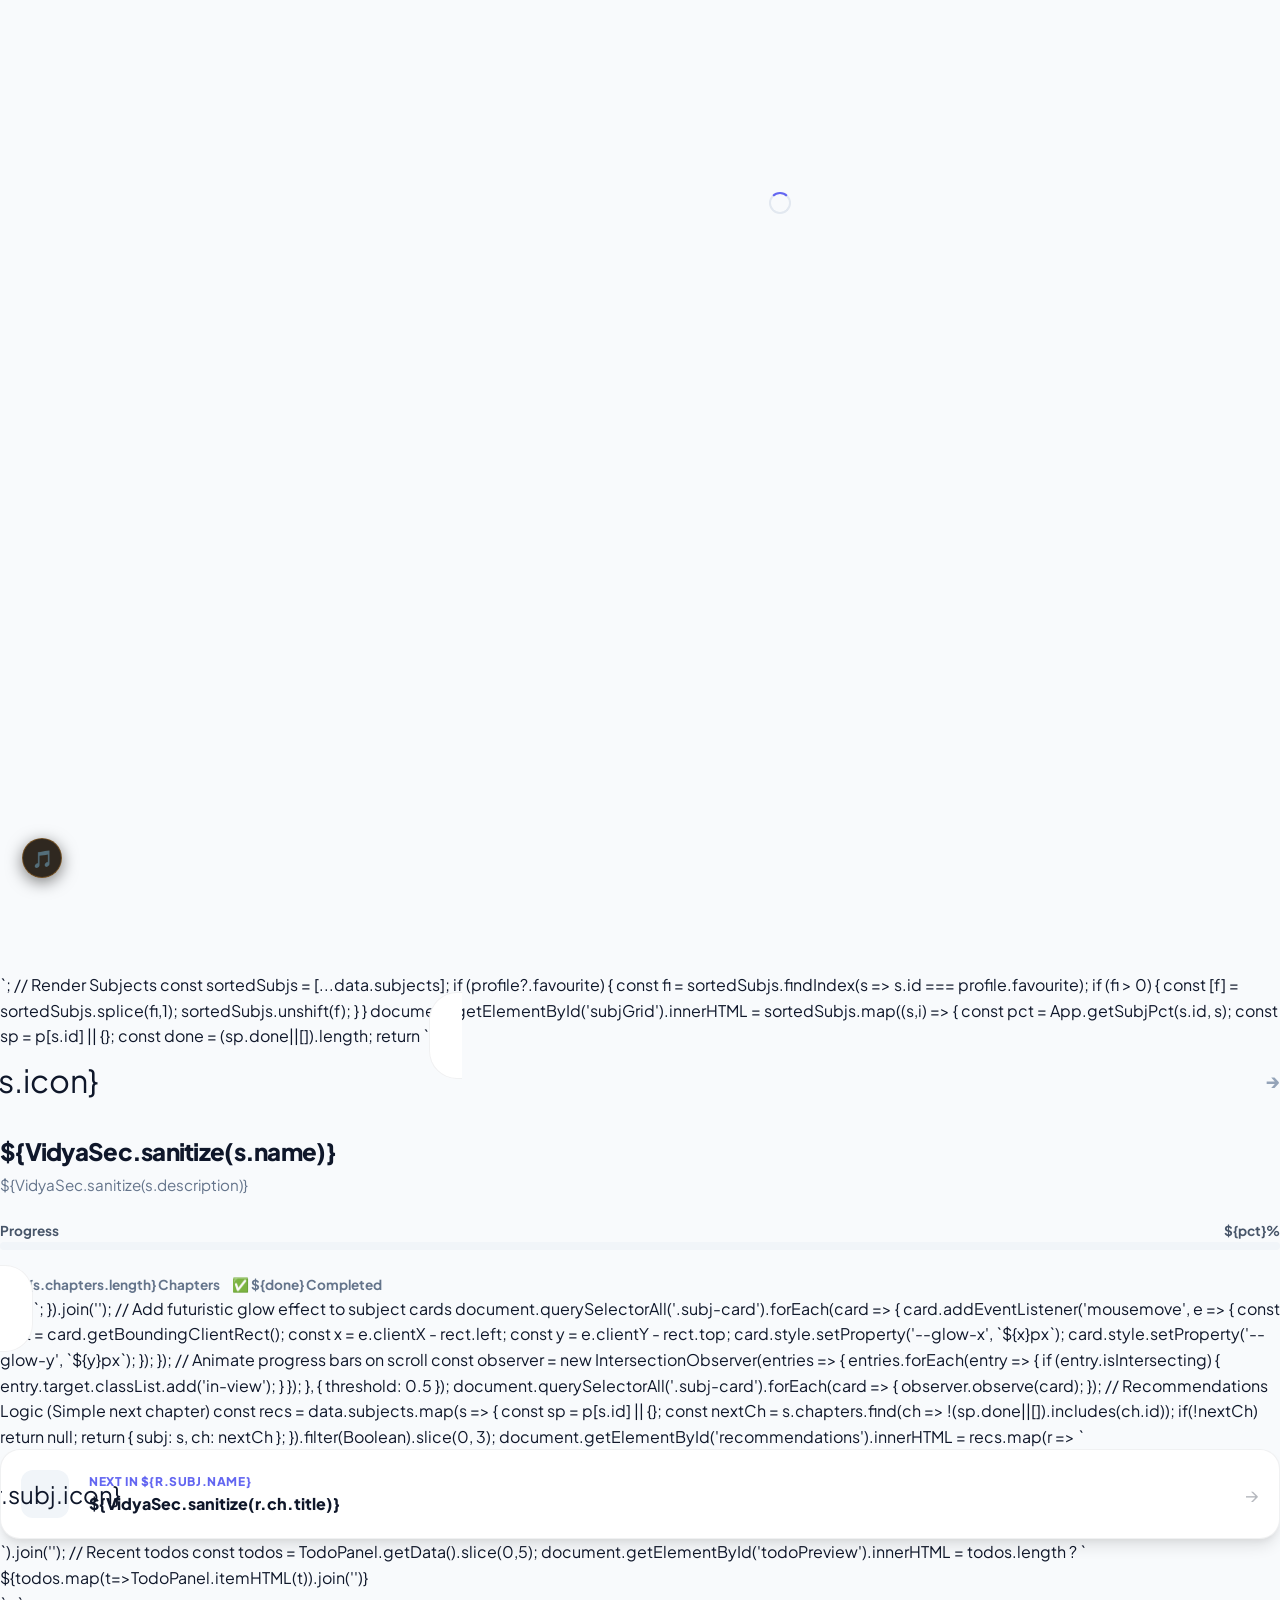
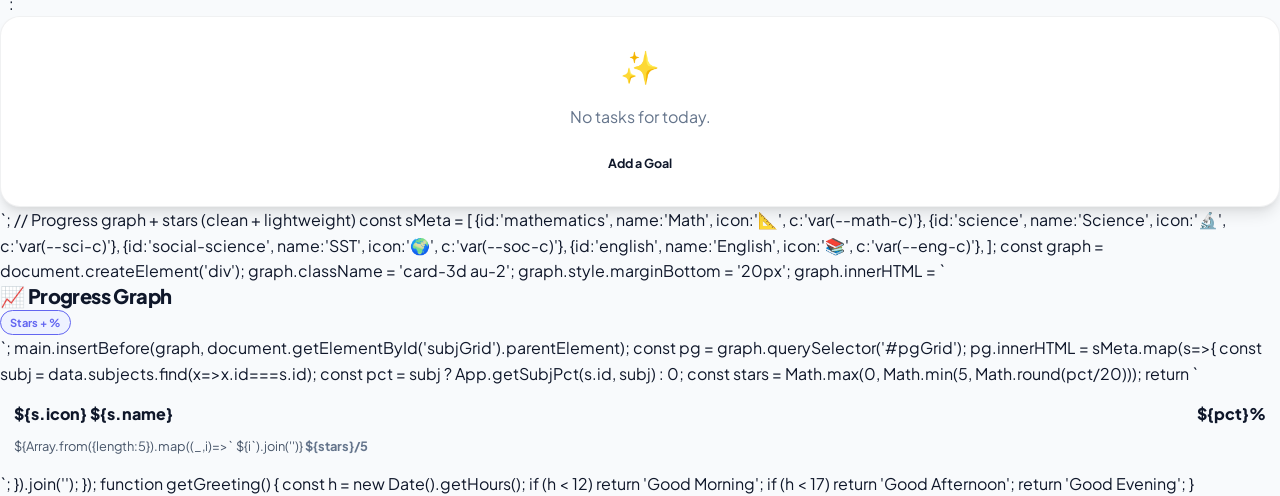
<file: dashboard.html>
<!DOCTYPE html>
<html lang="en-GB">
<head>
<meta charset="UTF-8"><meta name="viewport" content="width=device-width,initial-scale=1,viewport-fit=cover">
<title>Dashboard — Class 10Edu</title>
<link rel="stylesheet" href="css/style.css">
</head>
<body>
<div id="nb"></div>
<div class="page-layout">
  <div id="sb"></div>
  <main class="main-area" id="mainArea">
    <div style="display:flex;align-items:center;justify-content:center;padding:80px 0"><div class="spinner"></div></div>
  </main>
</div>
<div class="page-watermark"></div>
<script src="js/app.js"></script>
<script src="js/security.js"></script>
<script src="js/theme_todo.js"></script>
<script>
document.addEventListener('DOMContentLoaded', async () => {
  // Check onboarding
  if (!App.hasProfile()) {
    App.applyMode();
    App.showOnboarding(() => location.reload());
    return;
  }

  App.initPage('dashboard');
  const data = await App.loadData();
  const p    = App.getProgress();
  const admData = App._parseLS('vm_admin_data', { announcements:[], pdfs:[], ncertTopics:[] });
  const profile = App.getProfile();

  // Compute stats
  let totalDone=0, totalQz=0, totalPct=0, lastSubj=null, lastCh=null, lastTs=0;
  data.subjects.forEach(s => {
    const sp = p[s.id] || {};
    totalDone += (sp.done||[]).length;
    Object.values(sp.scores||{}).forEach(sc => { totalQz++; totalPct += sc.pct; });
    if (sp.last && (sp.last.ts||0) > lastTs) { lastSubj=s; lastCh=sp.last; lastTs=sp.last.ts||0; }
  });
  const avgQ    = totalQz ? Math.round(totalPct/totalQz) : 0;
  const streak  = parseInt(localStorage.getItem('vm_streak')||'0');
  const anns    = (admData.announcements||[]).slice(0,3);
  const motd    = localStorage.getItem('vm_motd') || 'Every expert was once a beginner.';
  const m=localStorage.getItem('vm_mode')||'light';
  const btn=document.getElementById('modeBtn');if(btn)btn.innerHTML=m==='dark'?'☀️':'🌙';
  document.querySelectorAll('.mt-btn').forEach(b=>b.classList.toggle('active',b.dataset.mode===m));

  // Initialize real-time sync
  App.initRealTimeSync();
  
  // Award daily login points
  const today = new Date().toDateString();
  const lastLogin = localStorage.getItem('vm_last_login');
  if (lastLogin !== today) {
    App.addPoints(5, 'Daily login');
    localStorage.setItem('vm_last_login', today);
  }
  
  // Get study time stats
  const studyStats = App.getStudyTimeStats();

  const greeting = getGreeting();
  const gamification = App.getGamification();

  const main = document.getElementById('mainArea');
  main.innerHTML = `
    <!-- Header -->
    <div class="page-head au">
      <div style="font-size:0.85rem; font-weight:800; color:var(--accent); text-transform:uppercase; letter-spacing:0.1em; margin-bottom:8px">${greeting}</div>
      <div style="display:flex; align-items:center; justify-content:space-between; flex-wrap:wrap; gap:20px">
        <div>
          <h1 style="margin:0">Welcome back, ${VidyaSec.sanitize(profile?.name || 'Explorer')}! <span class="wave">👋</span></h1>
          <p class="subtitle" style="margin-top:8px">"${VidyaSec.sanitize(motd)}"</p>
        </div>
        <div style="display:flex; gap:12px; align-items:center">
          <div class="points-display au-1">
            <span style="font-size:18px">✨</span>
            <span>${gamification.points} pts</span>
          </div>
          <div class="level-badge au-2">
            Level ${gamification.level}
          </div>
          <div class="streak-badge au-3">
            <span style="font-size:24px">🔥</span>
            <div>
              <div style="font-size:1.1rem; font-weight:900; line-height:1">${streak} Days</div>
              <div style="font-size:0.65rem; font-weight:700; opacity:0.7; text-transform:uppercase">Study Streak</div>
            </div>
          </div>
        </div>
      </div>
    </div>

    <!-- Continue Learning Hero -->
    ${lastCh ? `
    <div class="continue-card au-1">
      <div class="cont-content">
        <div class="cont-label">Resume your journey</div>
        <h2 class="cont-title">${VidyaSec.sanitize(lastCh.title)}</h2>
        <p class="cont-sub">${VidyaSec.sanitize(lastSubj?.name||'')} • Module ${lastCh.cid}</p>
        <a href="chapter.html?subject=${lastSubj?.id||''}&chapter=${lastCh.cid}" class="btn btn-primary">Resume Learning →</a>
      </div>
      <div class="cont-visual">
        ${App.progressRingHTML(App.getSubjPct(lastSubj.id, lastSubj), 160)}
      </div>
    </div>` : `
    <div class="continue-card au-1" style="background:var(--grad-primary)">
      <div class="cont-content">
        <div class="cont-label" style="color:rgba(255,255,255,0.8)">Get Started</div>
        <h2 class="cont-title">Ready to score 100?</h2>
        <p class="cont-sub" style="color:rgba(255,255,255,0.7)">Pick a subject and start your first lesson today.</p>
        <a href="subject.html?id=${profile?.favourite||'mathematics'}" class="btn" style="background:#fff; color:var(--accent)">Start Learning →</a>
      </div>
      <div class="cont-visual" style="font-size:80px; opacity:0.2">🚀</div>
    </div>
    `}

    <!-- Stats Strip -->
    <div class="stats-strip au-2">
      <div class="stat-card">
        <div class="stat-top">
          <div class="stat-ico">📚</div>
          <div class="stat-lbl">Subjects</div>
        </div>
        <div class="stat-val">${data.subjects.length}</div>
      </div>
      <div class="stat-card">
        <div class="stat-top">
          <div class="stat-ico" style="background:var(--sci-bg); color:var(--sci-c)">✅</div>
          <div class="stat-lbl">Lessons Done</div>
        </div>
        <div class="stat-val">${totalDone}</div>
      </div>
      <div class="stat-card">
        <div class="stat-top">
          <div class="stat-ico" style="background:var(--math-bg); color:var(--math-c)">🏆</div>
          <div class="stat-lbl">Quiz Average</div>
        </div>
        <div class="stat-val">${avgQ}%</div>
      </div>
      <div class="stat-card">
        <div class="stat-top">
          <div class="stat-ico" style="background:var(--soc-bg); color:var(--soc-c)">⏱️</div>
          <div class="stat-lbl">Study Time</div>
        </div>
        <div class="stat-val">${studyStats.totalHours}h</div>
      </div>
    </div>

    <!-- Badges Section -->
    <div style="margin-bottom:32px" class="au-3">
      <div style="display:flex; align-items:center; justify-content:space-between; margin-bottom:16px">
        <h2 style="margin:0">🏆 Your Achievements</h2>
        <span class="chip chip-b">${gamification.badges.length} Unlocked</span>
      </div>
      <div class="badge-collection">
        ${['first-steps','on-fire','quiz-master','dedicated','speed-learner'].map(badgeId => {
          const isUnlocked = gamification.badges.includes(badgeId);
          const badges = {
            'first-steps': {icon:'🌟',name:'First Steps'},
            'on-fire': {icon:'🔥',name:'On Fire'},
            'quiz-master': {icon:'🧠',name:'Quiz Master'},
            'dedicated': {icon:'📚',name:'Dedicated'},
            'speed-learner': {icon:'⚡',name:'Speed Learner'}
          };
          const badge = badges[badgeId];
          return `
            <div class="badge-item ${isUnlocked ? 'unlocked' : ''} au" style="animation-delay:${Math.random() * 300}ms">
              <div class="badge-icon">${badge.icon}</div>
              <div class="badge-name">${badge.name}</div>
            </div>
          `;
        }).join('')}
      </div>
    </div>

    <!-- Subjects Section -->
    <div style="display:flex; align-items:center; justify-content:space-between; margin-bottom:24px" class="au-3">
      <h2 style="margin:0">Your Learning Path</h2>
      <span class="chip chip-b">4 Core Subjects</span>
    </div>
    <div class="subjects-grid au-3" id="subjGrid"></div>

    <!-- Recommendations & Tasks -->
    <div style="display:grid; grid-template-columns: 1.5fr 1fr; gap:32px; margin-top:48px" class="au-4">
      <div>
        <h2 style="margin-bottom:24px">Smart Recommendations</h2>
        <div id="recommendations" style="display:grid; gap:16px"></div>
      </div>
      <div>
        <h2 style="margin-bottom:24px">Daily Goals</h2>
        <div id="todoPreview"></div>
      </div>
    </div>

    <!-- Feedback Section -->
    <div style="margin-top:48px" class="au-5">
      <div style="display:flex; align-items:center; justify-content:space-between; margin-bottom:24px">
        <h2 style="margin:0">💬 Share Your Feedback</h2>
        <span class="chip chip-b">Help us improve</span>
      </div>
      <div class="premium-card" style="padding:32px">
        <div style="display:grid; grid-template-columns: 1fr 1fr; gap:24px; margin-bottom:24px">
          <div>
            <label style="display:block; margin-bottom:8px; font-weight:700; color:var(--ink-2)">Rate your experience</label>
            <div style="display:flex; gap:8px" id="ratingStars">
              ${[1,2,3,4,5].map(i => `<button class="rating-star" data-rating="${i}" style="font-size:24px; background:none; border:none; cursor:pointer; transition:all 0.2s">⭐</button>`).join('')}
            </div>
          </div>
          <div>
            <label style="display:block; margin-bottom:8px; font-weight:700; color:var(--ink-2)">Feedback type</label>
            <select id="feedbackType" style="width:100%; padding:8px 12px; border:1px solid var(--border); border-radius:8px; background:var(--bg-2); color:var(--ink)">
              <option value="general">General Feedback</option>
              <option value="content">Content Quality</option>
              <option value="bug">Bug Report</option>
              <option value="feature">Feature Request</option>
            </select>
          </div>
        </div>
        <div style="margin-bottom:24px">
          <label style="display:block; margin-bottom:8px; font-weight:700; color:var(--ink-2)">Your feedback</label>
          <textarea id="feedbackText" placeholder="Tell us what you think..." style="width:100%; min-height:100px; padding:12px; border:1px solid var(--border); border-radius:8px; background:var(--bg-2); color:var(--ink); resize:vertical; font-family:var(--font)"></textarea>
        </div>
        <button class="btn btn-primary signature-button" onclick="submitFeedback()" style="width:100%">
          <span style="font-size:18px; margin-right:8px">📤</span> Submit Feedback
        </button>
      </div>
    </div>

    <script>
      // Rating stars interaction
      let selectedRating = 0;
      document.querySelectorAll('.rating-star').forEach(star => {
        star.addEventListener('click', () => {
          selectedRating = parseInt(star.dataset.rating);
          updateRatingStars();
        });
        star.addEventListener('mouseenter', () => {
          const hoverRating = parseInt(star.dataset.rating);
          document.querySelectorAll('.rating-star').forEach((s, i) => {
            s.style.opacity = i < hoverRating ? '1' : '0.3';
            s.style.transform = i < hoverRating ? 'scale(1.1)' : 'scale(1)';
          });
        });
      });
      document.getElementById('ratingStars').addEventListener('mouseleave', updateRatingStars);
      
      function updateRatingStars() {
        document.querySelectorAll('.rating-star').forEach((s, i) => {
          s.style.opacity = i < selectedRating ? '1' : '0.3';
          s.style.transform = i < selectedRating ? 'scale(1.1)' : 'scale(1)';
        });
      }
      
      function submitFeedback() {
        const feedbackText = document.getElementById('feedbackText').value.trim();
        const feedbackType = document.getElementById('feedbackType').value;
        
        if (!feedbackText) {
          App.toast('Please enter your feedback', '⚠️');
          return;
        }
        
        const feedback = {
          rating: selectedRating,
          type: feedbackType,
          text: feedbackText,
          timestamp: Date.now(),
          userAgent: navigator.userAgent
        };
        
        // Save feedback to localStorage
        const allFeedback = JSON.parse(localStorage.getItem('vm_feedback') || '[]');
        allFeedback.push(feedback);
        localStorage.setItem('vm_feedback', JSON.stringify(allFeedback));
        
        // Award points for feedback
        App.addPoints(10, 'Feedback submitted');
        
        // Reset form
        document.getElementById('feedbackText').value = '';
        selectedRating = 0;
        updateRatingStars();
        
        App.toast('Thank you for your feedback! +10 points', '🎉');
      }
    </script>
  `;

  // Render Subjects
  const sortedSubjs = [...data.subjects];
  if (profile?.favourite) {
    const fi = sortedSubjs.findIndex(s => s.id === profile.favourite);
    if (fi > 0) { const [f] = sortedSubjs.splice(fi,1); sortedSubjs.unshift(f); }
  }
  document.getElementById('subjGrid').innerHTML = sortedSubjs.map((s,i) => {
    const pct  = App.getSubjPct(s.id, s);
    const sp   = p[s.id] || {};
    const done = (sp.done||[]).length;
    return `<a href="subject.html?id=${s.id}" class="subj-card" style="--sc-c:${s.color||'var(--accent)'}; --sc-bg:${s.bg||'var(--accent-bg)'}; animation-delay:${i*100}ms">
      <div class="sc-top">
        <div class="sc-icon">${s.icon}</div>
        <div style="font-size:1.2rem; font-weight:800; color:var(--ink-5)">→</div>
      </div>
      <div class="sc-info">
        <h3>${VidyaSec.sanitize(s.name)}</h3>
        <p class="sc-desc">${VidyaSec.sanitize(s.description)}</p>
      </div>
      <div class="sc-progress">
        <div class="sc-pmeta">
          <span>Progress</span>
          <span>${pct}%</span>
        </div>
        <div class="sc-pbar">
          <div class="sc-pfill" style="--pct: ${pct}%"></div>
        </div>
      </div>
      <div style="display:flex; align-items:center; gap:12px; font-size:0.85rem; font-weight:700; color:var(--ink-4)">
        <span>📄 ${s.chapters.length} Chapters</span>
        <span>✅ ${done} Completed</span>
      </div>
    </a>`;
  }).join('');

  // Add futuristic glow effect to subject cards
  document.querySelectorAll('.subj-card').forEach(card => {
    card.addEventListener('mousemove', e => {
      const rect = card.getBoundingClientRect();
      const x = e.clientX - rect.left;
      const y = e.clientY - rect.top;
      card.style.setProperty('--glow-x', `${x}px`);
      card.style.setProperty('--glow-y', `${y}px`);
    });
  });

  // Animate progress bars on scroll
  const observer = new IntersectionObserver(entries => {
    entries.forEach(entry => {
      if (entry.isIntersecting) {
        entry.target.classList.add('in-view');
      }
    });
  }, { threshold: 0.5 });

  document.querySelectorAll('.subj-card').forEach(card => {
    observer.observe(card);
  });

  // Recommendations Logic (Simple next chapter)
  const recs = data.subjects.map(s => {
    const sp = p[s.id] || {};
    const nextCh = s.chapters.find(ch => !(sp.done||[]).includes(ch.id));
    if(!nextCh) return null;
    return { subj: s, ch: nextCh };
  }).filter(Boolean).slice(0, 3);

  document.getElementById('recommendations').innerHTML = recs.map(r => `
    <a href="chapter.html?subject=${r.subj.id}&chapter=${r.ch.id}" class="premium-card" style="padding:20px; display:flex; align-items:center; gap:20px; text-decoration:none; color:inherit">
      <div style="width:48px; height:48px; border-radius:12px; background:var(--bg-2); display:flex; align-items:center; justify-content:center; font-size:24px">${r.subj.icon}</div>
      <div style="flex:1">
        <div style="font-size:0.75rem; font-weight:800; color:var(--accent); text-transform:uppercase; letter-spacing:0.05em">Next in ${r.subj.name}</div>
        <div style="font-size:1rem; font-weight:800">${VidyaSec.sanitize(r.ch.title)}</div>
      </div>
      <div style="font-size:1.2rem; opacity:0.3">→</div>
    </a>
  `).join('');

  // Recent todos
  const todos = TodoPanel.getData().slice(0,5);
  document.getElementById('todoPreview').innerHTML = todos.length
    ? `<div class="todo-items">${todos.map(t=>TodoPanel.itemHTML(t)).join('')}</div>`
    : `<div class="premium-card" style="padding:24px; text-align:center; color:var(--ink-4)">
        <div style="font-size:32px; margin-bottom:12px">✨</div>
        <p style="margin-bottom:16px">No tasks for today.</p>
        <a href="todo.html" class="btn btn-secondary btn-sm">Add a Goal</a>
      </div>`;

  // Progress graph + stars (clean + lightweight)
  const sMeta = [
    {id:'mathematics', name:'Math', icon:'📐', c:'var(--math-c)'},
    {id:'science', name:'Science', icon:'🔬', c:'var(--sci-c)'},
    {id:'social-science', name:'SST', icon:'🌍', c:'var(--soc-c)'},
    {id:'english', name:'English', icon:'📚', c:'var(--eng-c)'},
  ];
  const graph = document.createElement('div');
  graph.className = 'card-3d au-2';
  graph.style.marginBottom = '20px';
  graph.innerHTML = `
    <div class="card-accent-bar"></div>
    <div class="card-head"><h3>📈 Progress Graph</h3><span class="chip chip-b">Stars + %</span></div>
    <div class="card-body">
      <div style="display:grid;grid-template-columns:repeat(4,1fr);gap:12px" id="pgGrid"></div>
    </div>`;
  main.insertBefore(graph, document.getElementById('subjGrid').parentElement);

  const pg = graph.querySelector('#pgGrid');
  pg.innerHTML = sMeta.map(s=>{
    const subj = data.subjects.find(x=>x.id===s.id);
    const pct = subj ? App.getSubjPct(s.id, subj) : 0;
    const stars = Math.max(0, Math.min(5, Math.round(pct/20)));
    return `
      <div class="gcard" style="padding:14px">
        <div style="display:flex;align-items:center;justify-content:space-between;margin-bottom:8px">
          <div style="font-weight:900">${s.icon} ${s.name}</div>
          <div style="font-weight:900;color:${s.c}">${pct}%</div>
        </div>
        <div class="pbar pbar-lg"><div class="pfill" style="width:${pct}%;background:linear-gradient(90deg,${s.c},var(--accent-2))"></div></div>
        <div style="margin-top:10px;font-size:.8rem;color:var(--ink-3);display:flex;gap:3px">
          ${Array.from({length:5}).map((_,i)=>`<span style="color:${i<stars?s.c:'var(--ink-5)'}">${i<stars?'★':'☆'}</span>`).join('')}
          <span style="margin-left:auto;color:var(--ink-4);font-weight:700">${stars}/5</span>
        </div>
      </div>`;
  }).join('');
});

function getGreeting() {
  const h = new Date().getHours();
  if (h < 12) return 'Good Morning';
  if (h < 17) return 'Good Afternoon';
  return 'Good Evening';
}
</script>
<script src="js/music.js"></script>
</body>
</html>
</file>
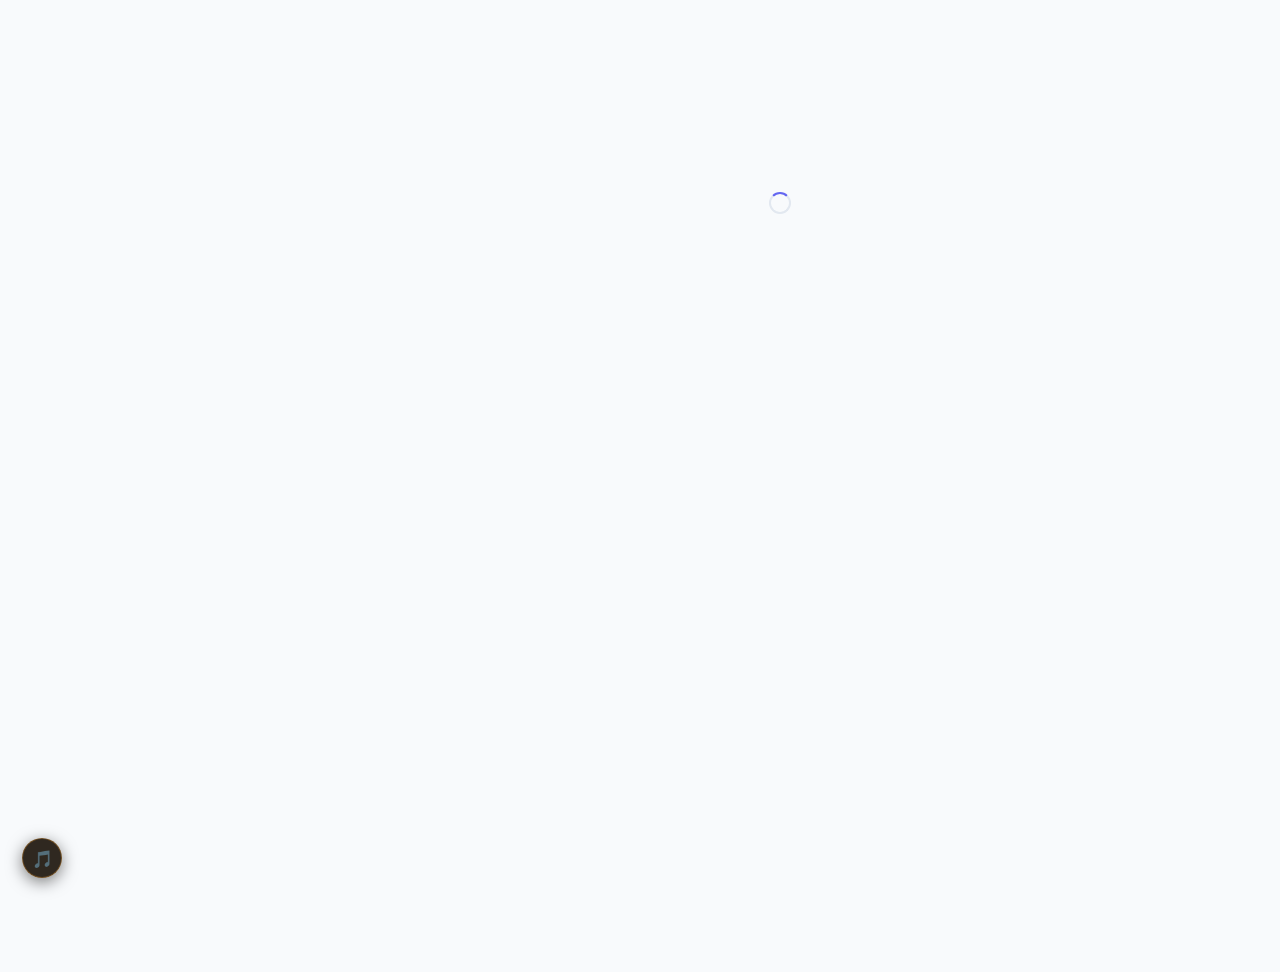
<file: lesson.html>
<!DOCTYPE html>
<html lang="en">
<head>
  <meta charset="UTF-8"><meta name="viewport" content="width=device-width,initial-scale=1,viewport-fit=cover">
  <title>Lesson — Class 10Edu</title>
  <link rel="stylesheet" href="css/style.css">
  <style>
    @media(min-width:980px){ .lesson-grid{display:grid;grid-template-columns:1fr 320px;gap:18px} }
    
    /* Enhanced animations */
    .fade-in-up { animation: fadeInUp 0.6s var(--spring) forwards; }
    @keyframes fadeInUp {
      from { opacity: 0; transform: translateY(20px); }
      to { opacity: 1; transform: translateY(0); }
    }
    
    .vid-wrap { transition: all 0.3s var(--spring); }
    .vid-wrap:hover { transform: translateY(-4px); }
    
    .notes-card { transition: all 0.3s var(--spring); }
    .notes-card:hover { transform: translateY(-2px); }
    
    .side-card { transition: all 0.3s var(--spring); }
    .side-card:hover { transform: translateX(-4px); }
    
    .btn { transition: all 0.2s var(--spring); }
    .btn:hover { transform: translateY(-2px); }
    
    .pulse { animation: pulse 2s infinite; }
    @keyframes pulse {
      0%, 100% { transform: scale(1); }
      50% { transform: scale(1.05); }
    }
    
    .shimmer {
      background: linear-gradient(90deg, transparent, rgba(255,255,255,0.3), transparent);
      background-size: 200% 100%;
      animation: shimmer 2s infinite;
    }
    @keyframes shimmer {
      0% { background-position: -200% 0; }
      100% { background-position: 200% 0; }
    }
  </style>
</head>
<body>
  <div id="nb"></div>
  <div class="page-layout">
    <div id="sb"></div>
    <main class="main-area" id="mainArea">
      <div style="display:flex;align-items:center;justify-content:center;padding:80px 0"><div class="spinner"></div></div>
    </main>
  </div>
  <div class="page-watermark"></div>

  <script src="js/app.js"></script>
  <script src="js/security.js"></script>
  <script src="js/theme_todo.js"></script>
  <script>
  'use strict';

  const LessonPage = {
    async init(){
      const sid = App.getParam('subject') || '';
      const cid = App.getParam('chapter') || '';
      const lid = App.getParam('lesson') || '';
      if(!sid || !cid){ location.href='dashboard.html'; return; }

      App.initPage(sid);
      await App.loadData();
      const subj = App.getSubject(sid);
      const ch   = App.getChapter(sid,cid);
      if(!subj || !ch){ location.href='dashboard.html'; return; }

      const lessons = (ch.lessons||[]).map(l=>({ ...l, type:l.type||'video', teacher:l.teacher||'all' }));
      const idx = lid ? lessons.findIndex(l=>l.id===lid) : 0;
      const cur = lessons[Math.max(0, idx>=0?idx:0)] || lessons[0];

      const admData = App._parseLS('vm_admin_data', {pdfs:[], teachers:[]});
      const teachPool = [...(ch.teachers||[]), ...(admData.teachers||[]).filter(t=>!t.subject || t.subject===sid)];
      const teacherKey = (cur.teacher||'all');
      const teacher = teachPool.find(t=>`${t.name||''}::${t.channel||''}`===teacherKey) || null;

      const vidSrc = cur?.videoId ? `https://www.youtube-nocookie.com/embed/${cur.videoId}?rel=0&modestbranding=1` : '';
      document.title = `${cur?.title || ch.title} — Class 10Edu`;

      const main = document.getElementById('mainArea');
      main.innerHTML = `
        <div class="page-head au fade-in-up">
          <div class="breadcrumb">
            <a href="dashboard.html">Dashboard</a><span class="sep">›</span>
            <a href="subject.html?id=${sid}">${VidyaSec.sanitize(subj.name)}</a><span class="sep">›</span>
            <a href="chapter.html?subject=${sid}&chapter=${cid}">${VidyaSec.sanitize(ch.title)}</a><span class="sep">›</span>
            <span>${VidyaSec.sanitize(cur?.title || 'Lesson')}</span>
          </div>
          <div style="display:flex;align-items:flex-start;justify-content:space-between;flex-wrap:wrap;gap:10px">
            <div>
              <h1 class="shimmer">🎬 ${VidyaSec.sanitize(cur?.title || ch.title)}</h1>
              <div class="lead" style="display:flex;gap:10px;flex-wrap:wrap">
                <span class="chip">${subj.icon} ${VidyaSec.sanitize(subj.name)}</span>
                <span class="chip">⏱ ${VidyaSec.sanitize(cur?.duration || ch.duration)}</span>
                <span class="chip chip-b pulse">${VidyaSec.sanitize(cur?.type || 'video')}</span>
              </div>
            </div>
            <div style="display:flex;gap:8px;flex-wrap:wrap">
              <a class="btn btn-gh btn-sm" href="quiz.html?subject=${sid}&chapter=${cid}">🧩 Quiz</a>
              <a class="btn btn-primary btn-sm" href="lesson-selection.html?subject=${sid}&chapter=${cid}">🔄 Change Format</a>
              <a class="btn btn-gh btn-sm" href="chapter.html?subject=${sid}&chapter=${cid}">← Back</a>
            </div>
          </div>
        </div>

        <div class="lesson-grid">
          <div>
            <div class="vid-wrap au-1 fade-in-up" style="animation-delay: 0.1s">
              <div class="card-top-rule"></div>
              ${vidSrc ? `
                <div class="vid-embed">
                  <iframe src="${vidSrc}" title="${VidyaSec.sanitize(cur?.title||ch.title)}"
                    allow="accelerometer;autoplay;clipboard-write;encrypted-media;gyroscope;picture-in-picture"
                    allowfullscreen loading="lazy"></iframe>
                </div>
              `:`
                <div style="padding:32px;text-align:center;color:var(--ink-3)">
                  <div style="font-size:44px;margin-bottom:10px">🎬</div>
                  <p>Video not assigned yet.</p>
                  <button class="btn btn-primary" style="margin-top:16px" onclick="location.href='lesson-selection.html?subject=${sid}&chapter=${cid}'">
                    Choose Learning Format
                  </button>
                </div>
              `}
              <div class="vid-meta">
                <h3>${VidyaSec.sanitize(cur?.title||ch.title)}</h3>
                <div style="display:flex;gap:10px;font-size:.73rem;color:var(--ink-3);flex-wrap:wrap">
                  <span>Chapter: ${VidyaSec.sanitize(ch.title)}</span>
                  <span>Lesson ID: ${VidyaSec.sanitize(cur?.id||'—')}</span>
                </div>
              </div>
            </div>

            <div class="notes-card au-2 fade-in-up" style="animation-delay: 0.2s">
              <div class="card-top-rule"></div>
              <div class="sec-head">
                <h3>📝 Study Notes</h3>
                <span class="chip chip-b">NCERT Based</span>
              </div>
              <div class="notes-body" id="notesBody">${this._renderNotes(ch.notes)}</div>
            </div>
          </div>

          <div>
            <div class="side-card au-2 fade-in-up" style="animation-delay: 0.3s">
              <div class="card-top-rule"></div>
              <div class="sec-head"><h3>👨‍🏫 Instructor</h3></div>
              <div style="padding:14px">
                ${teacher ? `
                  <div style="display:flex;align-items:center;gap:10px">
                    <div class="teacher-av pulse" style="width:44px;height:44px;border-radius:14px;background:${teacher.color||'var(--accent)'};color:#fff">
                      ${VidyaSec.sanitize((teacher.avatar||teacher.name?.[0]||'T').slice(0,2))}
                    </div>
                    <div style="min-width:0">
                      <div style="font-weight:800">${VidyaSec.sanitize(teacher.name)}</div>
                      <div style="font-size:.75rem;color:var(--ink-3)">📺 ${VidyaSec.sanitize(teacher.channel||'')}</div>
                    </div>
                  </div>
                `:`
                  <div style="color:var(--ink-3);font-size:.86rem">Instructor not assigned.</div>
                `}
              </div>
            </div>

            <div class="side-card au-3 fade-in-up" style="animation-delay: 0.4s">
              <div class="card-top-rule"></div>
              <div class="sec-head"><h3>📋 Lesson List</h3></div>
              <div style="padding:10px">
                ${(lessons.slice(0,10)).map((l,i)=>`
                  <a class="ch-nav-link ${l.id===cur.id?'active':''}" href="lesson.html?subject=${sid}&chapter=${cid}&lesson=${l.id}">
                    <div class="ch-nav-n">${l.id===cur.id?'▶':(i+1)}</div>
                    <span>${VidyaSec.sanitize(l.title)}</span>
                  </a>
                `).join('')}
              </div>
            </div>

            <div class="side-card au-4 fade-in-up" style="animation-delay: 0.5s">
              <div class="card-top-rule"></div>
              <div class="sec-head"><h3>🚀 Quick Actions</h3></div>
              <div style="padding:14px; display:flex; flex-direction:column; gap:8px">
                <button class="btn btn-gh btn-sm" onclick="location.href='quiz.html?subject=${sid}&chapter=${cid}'">🧩 Take Quiz</button>
                <button class="btn btn-gh btn-sm" onclick="location.href='lesson-selection.html?subject=${sid}&chapter=${cid}'">🔄 Switch Format</button>
                <button class="btn btn-gh btn-sm" onclick="window.print()">🖨️ Print Notes</button>
              </div>
            </div>
          </div>
        </div>
      `;

      App.setLast(sid, cid, cur?.title || ch.title);
      if (cur?.id) App.markWatched(sid, cid, cur.id);
    },

    _renderNotes(n) {
      if (!n?.content || n.content.length === 0)
        return '<p style="color:var(--ink-4)">No notes available for this chapter.</p>';
      return n.content.map(item => {
        const t = VidyaSec.sanitize(item.text || '');
        switch (item.type) {
          case 'intro':    return `<div class="n-intro">${t}</div>`;
          case 'heading':  return `<div class="n-head">${t}</div>`;
          case 'text':     return `<p class="n-text">${t}</p>`;
          case 'keypoint': return `<div class="n-kp">${t}</div>`;
          case 'formula':  return `<div class="n-formula">📐 ${t}</div>`;
          case 'example':
            return `<div class="n-example">` +
              `<div class="n-q">💡 ${VidyaSec.sanitize(item.question || '')}</div>` +
              `<div class="n-a">→ ${VidyaSec.sanitize(item.answer || '')}</div>` +
            `</div>`;
          default: return `<p class="n-text">${t}</p>`;
        }
      }).join('');
    }
  };

  document.addEventListener('DOMContentLoaded', ()=>LessonPage.init());
  </script>
  <script src="js/music.js"></script>
</body>
</html>
</file>
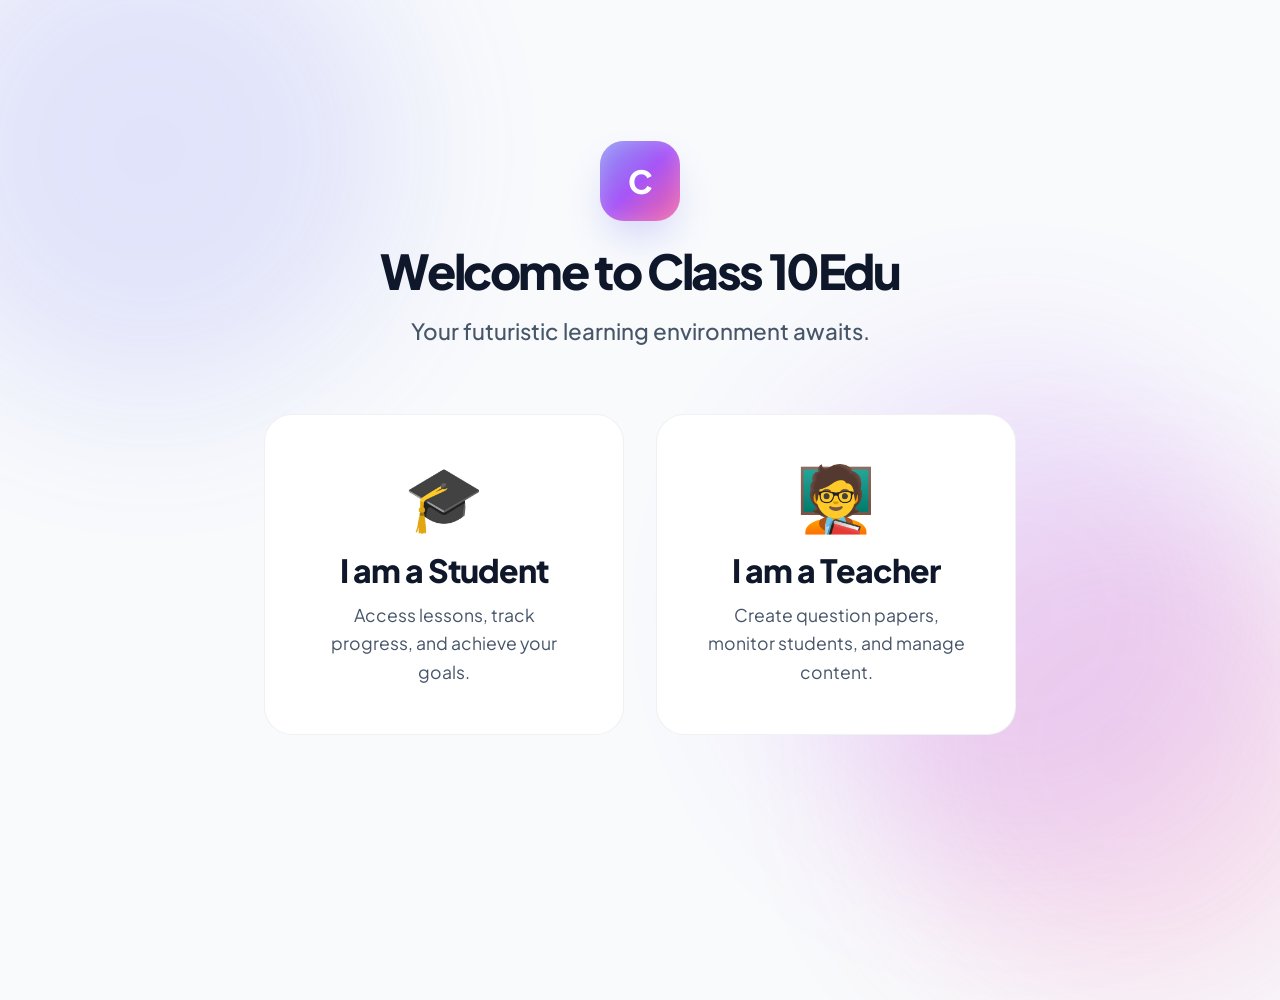
<file: login.html>
<!DOCTYPE html>
<html lang="en">
<head>
<meta charset="UTF-8"><meta name="viewport" content="width=device-width,initial-scale=1">
<title>Welcome — Class 10Edu</title>
<link rel="stylesheet" href="css/style.css">
<style>
.login-page {
  min-height: 100vh;
  display: flex;
  align-items: center;
  justify-content: center;
  background: var(--bg);
  position: relative;
  overflow: hidden;
}
.login-container {
  max-width: 800px;
  width: 100%;
  padding: 24px;
  position: relative;
  z-index: 10;
}
.role-card {
  background: var(--surface);
  border: 1px solid var(--border);
  border-radius: var(--r-xl);
  padding: 48px;
  text-align: center;
  cursor: pointer;
  transition: all var(--t-slow) var(--spring);
  position: relative;
  overflow: hidden;
  margin-bottom: 24px;
}
.role-card:hover {
  transform: translateY(-16px) scale(1.03);
  box-shadow: var(--shadow-xl);
  border-color: var(--accent);
}
.role-card .icon {
  font-size: 4rem;
  margin-bottom: 24px;
  line-height: 1;
  transition: all var(--t) var(--ease);
}
.role-card:hover .icon {
  transform: scale(1.1);
}
.role-card h2 {
  font-size: 2rem;
  margin-bottom: 12px;
}
.role-card p {
  color: var(--ink-3);
  font-size: 1.1rem;
  max-width: 400px;
  margin: 0 auto;
}
.role-card::before {
  content: '';
  position: absolute;
  inset: 0;
  background: radial-gradient(circle at var(--x, 50%) var(--y, 50%), rgba(var(--accent-rgb), 0.1), transparent 50%);
  opacity: 0;
  transition: opacity var(--t-slow);
}
.role-card:hover::before {
  opacity: 1;
}
</style>
</head>
<body class="login-page">

<div class="blob blob-1"></div>
<div class="blob blob-2"></div>
<div class="blob blob-3"></div>

<div class="login-container">
  <div style="text-align:center; margin-bottom:64px">
    <div class="nav-gem" style="margin:0 auto 24px; width:80px; height:80px; font-size:32px; border-radius:24px">C</div>
    <h1 class="hero-title" style="font-size:3rem; margin:0">Welcome to Class 10Edu</h1>
    <p class="hero-sub" style="margin:16px auto 0">Your futuristic learning environment awaits.</p>
  </div>

  <div style="display:grid; grid-template-columns: 1fr 1fr; gap:32px">
    <div class="role-card" onclick="selectRole('student')">
      <div class="icon">🎓</div>
      <h2>I am a Student</h2>
      <p>Access lessons, track progress, and achieve your goals.</p>
    </div>
    <div class="role-card" onclick="selectRole('teacher')">
      <div class="icon">🧑‍🏫</div>
      <h2>I am a Teacher</h2>
      <p>Create question papers, monitor students, and manage content.</p>
    </div>
  </div>
</div>

<script>
function selectRole(role) {
  localStorage.setItem('vm_user_role', role);
  window.location.href = 'dashboard.html';
}

document.querySelectorAll('.role-card').forEach(card => {
  card.addEventListener('mousemove', e => {
    const rect = card.getBoundingClientRect();
    const x = e.clientX - rect.left;
    const y = e.clientY - rect.top;
    card.style.setProperty('--x', `${x}px`);
    card.style.setProperty('--y', `${y}px`);
  });
});
</script>

</body>
</html>
</file>
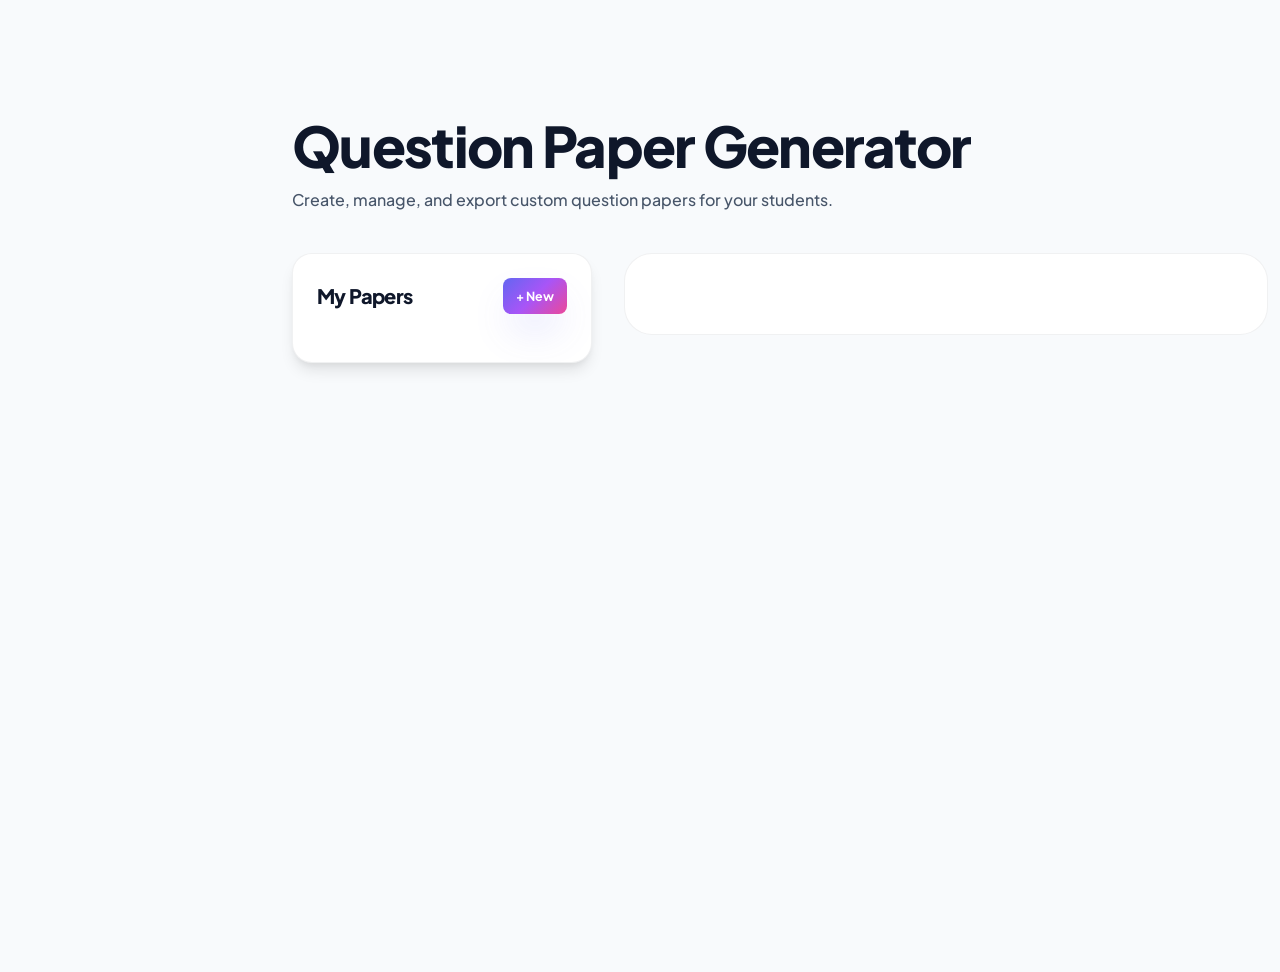
<file: question-papers.html>
<!DOCTYPE html>
<html lang="en">
<head>
<meta charset="UTF-8"><meta name="viewport" content="width=device-width,initial-scale=1">
<title>Question Papers — Class 10Edu</title>
<link rel="stylesheet" href="css/style.css">
<style>
.qp-grid { display: grid; grid-template-columns: 300px 1fr; gap: 32px; align-items: flex-start; }
.qp-list-card { position: sticky; top: calc(var(--nav-h) + 24px); }
.qp-item {
  padding: 16px; border-radius: 14px; cursor: pointer; transition: all var(--t);
  border: 1px solid var(--border);
}
.qp-item:hover { background: var(--bg-2); border-color: var(--accent); }
.qp-item.active { background: var(--accent-bg); border-color: var(--accent); }

.qp-editor-area {
  background: var(--surface);
  border: 1px solid var(--border);
  border-radius: var(--r-xl);
  padding: 40px;
}
</style>
</head>
<body>
<div id="nb"></div>
<div class="page-layout">
  <div id="sb"></div>
  <main class="main-area" id="mainArea">
    <div class="page-head au">
      <h1 style="margin:0">Question Paper Generator</h1>
      <p class="subtitle" style="margin-top:8px">Create, manage, and export custom question papers for your students.</p>
    </div>

    <div class="qp-grid au-1">
      <div class="qp-list-card premium-card" style="padding:24px">
        <div style="display:flex; justify-content:space-between; align-items:center; margin-bottom:24px">
          <h3 style="margin:0">My Papers</h3>
          <button class="btn btn-primary btn-sm" onclick="QP.newPaper()">+ New</button>
        </div>
        <div id="qpList" style="display:flex; flex-direction:column; gap:12px">
          <!-- Paper list will be rendered here -->
        </div>
      </div>

      <div class="qp-editor-area" id="qpEditor">
        <!-- Editor will be rendered here -->
      </div>
    </div>

  </main>
</div>
<script src="js/app.js"></script>
<script src="js/security.js"></script>
<script src="js/theme_todo.js"></script>
<script>
document.addEventListener('DOMContentLoaded', () => {
  App.initPage('question-papers');
  QP.init();
});

const QP = {
  data: { papers: [] },
  activePaper: -1,

  init() {
    this.load();
    this.renderPaperList();
    this.renderEditor();
  },

  load() {
    const saved = localStorage.getItem('vm_question_papers');
    if (saved) {
      this.data = JSON.parse(saved);
    }
  },

  save() {
    localStorage.setItem('vm_question_papers', JSON.stringify(this.data));
  },

  newPaper() {
    const title = prompt("Enter a title for the new paper:", `New Paper ${this.data.papers.length + 1}`);
    if (!title) return;
    this.data.papers.push({ title: title, questions: [] });
    this.activePaper = this.data.papers.length - 1;
    this.save();
    this.renderPaperList();
    this.renderEditor();
  },

  selectPaper(index) {
    this.activePaper = index;
    this.renderPaperList();
    this.renderEditor();
  },

  renderPaperList() {
    const listEl = document.getElementById('qpList');
    if (!listEl) return;
    listEl.innerHTML = this.data.papers.map((p, i) => `
      <div class="qp-item ${i === this.activePaper ? 'active' : ''}" onclick="QP.selectPaper(${i})">
        <div style="font-weight:800">${VidyaSec.sanitize(p.title)}</div>
        <div style="font-size:0.8rem; color:var(--ink-4)">${p.questions.length} questions</div>
      </div>
    `).join('');
  },

  renderEditor() {
    const editorEl = document.getElementById('qpEditor');
    if (!editorEl) return;

    if (this.activePaper === -1) {
      editorEl.innerHTML = `<div style="text-align:center; padding: 64px 0">
        <div style="font-size:48px; margin-bottom:16px">✍️</div>
        <h2>No Paper Selected</h2>
        <p style="color:var(--ink-3)">Select a paper from the list or create a new one to start.</p>
      </div>`;
      return;
    }

    const paper = this.data.papers[this.activePaper];
    editorEl.innerHTML = `
      <h2 style="margin-bottom:32px">${VidyaSec.sanitize(paper.title)}</h2>
      <div id="questionContainer">
        ${paper.questions.map((q, i) => this.renderQuestion(q, i)).join('')}
      </div>
      <button class="btn btn-secondary" onclick="QP.addQuestion()">+ Add Question</button>
    `;
  },
  
  renderQuestion(q, index) {
    return `<div class="premium-card" style="padding:24px; margin-bottom:24px">
      <div class="fg">
        <label>Question ${index + 1}</label>
        <input class="fc" value="${VidyaSec.sanitize(q.text || '')}" onchange="QP.updateQuestion(${index}, 'text', this.value)">
      </div>
      <div style="display:grid; grid-template-columns:1fr 1fr; gap:16px">
        <div class="fg"><label>Option A</label><input class="fc" value="${VidyaSec.sanitize(q.a || '')}" onchange="QP.updateQuestion(${index}, 'a', this.value)"></div>
        <div class="fg"><label>Option B</label><input class="fc" value="${VidyaSec.sanitize(q.b || '')}" onchange="QP.updateQuestion(${index}, 'b', this.value)"></div>
        <div class="fg"><label>Option C</label><input class="fc" value="${VidyaSec.sanitize(q.c || '')}" onchange="QP.updateQuestion(${index}, 'c', this.value)"></div>
        <div class="fg"><label>Option D</label><input class="fc" value="${VidyaSec.sanitize(q.d || '')}" onchange="QP.updateQuestion(${index}, 'd', this.value)"></div>
      </div>
      <div style="display:flex; justify-content:space-between; align-items:center; margin-top:16px">
        <div class="fg" style="margin:0">
          <label>Correct Answer</label>
          <select class="fc" onchange="QP.updateQuestion(${index}, 'ans', this.value)">
            <option ${q.ans === 'a' ? 'selected' : ''} value="a">A</option>
            <option ${q.ans === 'b' ? 'selected' : ''} value="b">B</option>
            <option ${q.ans === 'c' ? 'selected' : ''} value="c">C</option>
            <option ${q.ans === 'd' ? 'selected' : ''} value="d">D</option>
          </select>
        </div>
        <button class="btn btn-secondary" style="color:#EF4444" onclick="QP.removeQuestion(${index})">Remove</button>
      </div>
    </div>`;
  },

  addQuestion() {
    const paper = this.data.papers[this.activePaper];
    if (!paper) return;
    paper.questions.push({ text: '', a:'', b:'', c:'', d:'', ans:'a' });
    this.save();
    this.renderEditor();
  },

  updateQuestion(qIndex, field, value) {
    const paper = this.data.papers[this.activePaper];
    if (!paper || !paper.questions[qIndex]) return;
    paper.questions[qIndex][field] = value;
    this.save();
  },

  removeQuestion(qIndex) {
    const paper = this.data.papers[this.activePaper];
    if (!paper) return;
    paper.questions.splice(qIndex, 1);
    this.save();
    this.renderEditor();
  }
};

</script>
</body>
</html>
</file>
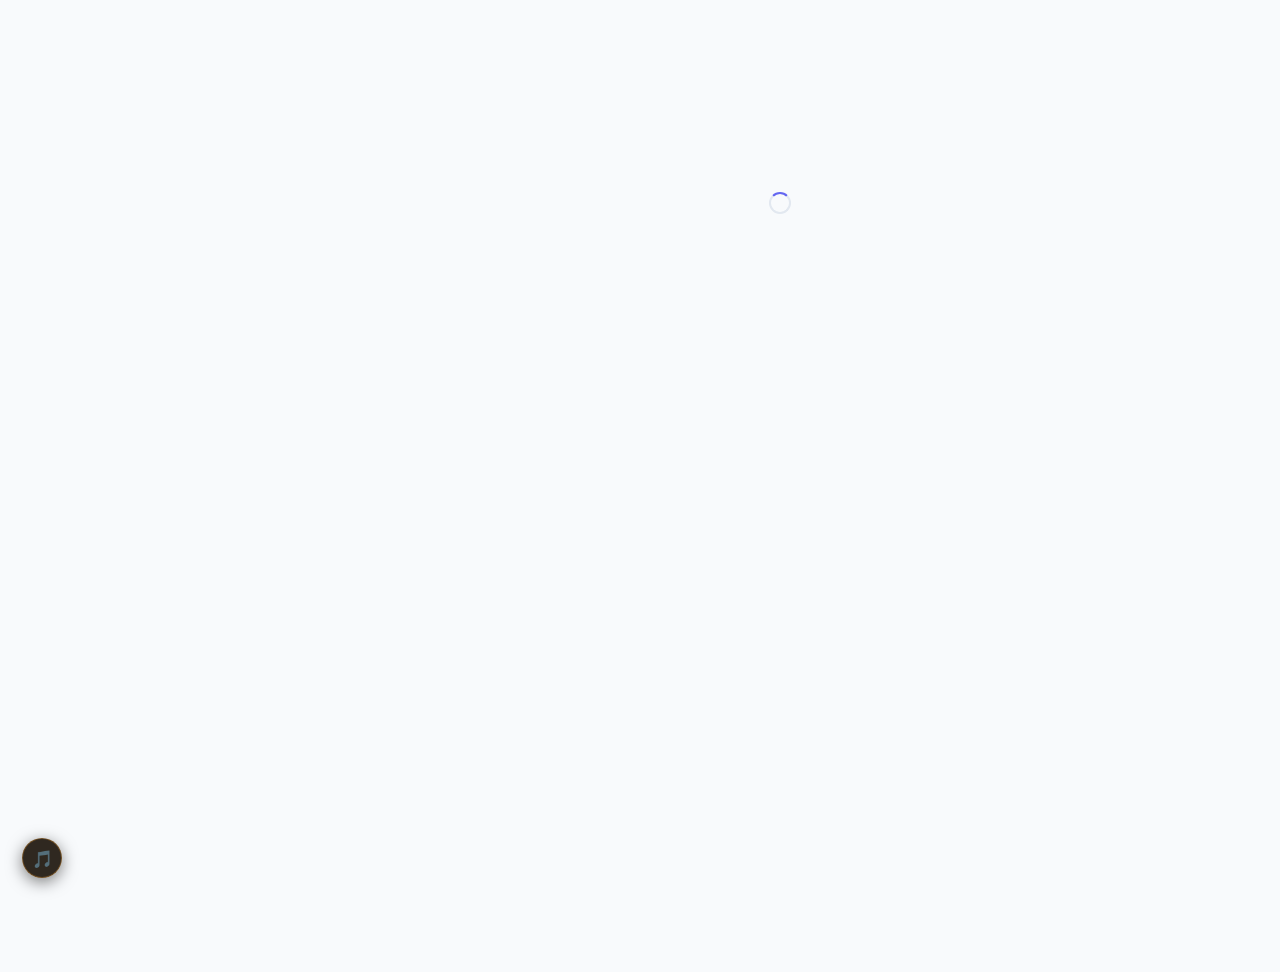
<file: quiz.html>
<!DOCTYPE html>
<html lang="en">
<head>
  <meta charset="UTF-8"><meta name="viewport" content="width=device-width,initial-scale=1,viewport-fit=cover">
  <title>Quiz — Class 10Edu</title>
  <link rel="stylesheet" href="css/style.css">
</head>
<body>
  <div id="nb"></div>
  <div class="page-layout">
    <div id="sb"></div>
    <main class="main-area" id="mainArea">
      <div style="display:flex;align-items:center;justify-content:center;padding:80px 0"><div class="spinner"></div></div>
    </main>
  </div>
  <div class="page-watermark"></div>

  <script src="js/app.js"></script>
  <script src="js/security.js"></script>
  <script src="js/theme_todo.js"></script>
  <script>
  'use strict';

  const Quiz = {
    qs: [], cur: 0, sel: null, answered: false, score: 0, sid: '', cid: '',
    difficulty: 'medium', // adaptive difficulty
    correctStreak: 0,
    wrongStreak: 0,
    responseTimes: [],
    
    start(qs, sid, cid) {
      if (!qs || qs.length === 0) { App.toast('No questions available', '⚠️'); return; }
      this.qs = this._adaptiveQuestionSelection(qs);
      this.cur = 0; this.sel = null;
      this.answered = false; this.score = 0;
      this.sid = sid; this.cid = cid;
      this.correctStreak = 0;
      this.wrongStreak = 0;
      this.responseTimes = [];
      this._startTime = Date.now();
      this._render();
    },
    
    _adaptiveQuestionSelection(allQuestions) {
      // Get student's past performance for this subject/chapter
      const progress = App.getProgress();
      const subjectProgress = progress[this.sid] || {};
      const pastScores = Object.values(subjectProgress.scores || {});
      const avgScore = pastScores.length > 0 ? pastScores.reduce((sum, s) => sum + s.pct, 0) / pastScores.length : 50;
      
      // Determine difficulty level
      if (avgScore >= 80) this.difficulty = 'hard';
      else if (avgScore >= 60) this.difficulty = 'medium';
      else this.difficulty = 'easy';
      
      // Filter and select questions based on difficulty
      let filteredQuestions = allQuestions;
      if (this.difficulty === 'easy') {
        filteredQuestions = allQuestions.filter(q => !q.difficulty || q.difficulty === 'easy');
      } else if (this.difficulty === 'hard') {
        filteredQuestions = allQuestions.filter(q => q.difficulty === 'hard' || q.difficulty === 'medium');
      }
      
      // If not enough questions for the difficulty, use all questions
      if (filteredQuestions.length < 5) {
        filteredQuestions = allQuestions;
      }
      
      // Return up to 10 questions, prioritizing the selected difficulty
      return filteredQuestions.slice(0, Math.min(10, filteredQuestions.length));
    },
    
    _adjustDifficulty() {
      // Adjust difficulty based on performance
      if (this.correctStreak >= 3 && this.difficulty !== 'hard') {
        this.difficulty = this.difficulty === 'easy' ? 'medium' : 'hard';
        App.toast(`Difficulty increased to ${this.difficulty}!`, '📈');
      } else if (this.wrongStreak >= 2 && this.difficulty !== 'easy') {
        this.difficulty = this.difficulty === 'hard' ? 'medium' : 'easy';
        App.toast(`Difficulty adjusted to ${this.difficulty}`, '📉');
      }
    },
    _render() {
      const el = document.getElementById('quizBody');
      if (!el) return;
      const q   = this.qs[this.cur];
      const pct = Math.round((this.cur / this.qs.length) * 100);
      const L   = ['A','B','C','D','E'];
      const difficultyColor = this.difficulty === 'easy' ? '#10B981' : this.difficulty === 'hard' ? '#EF4444' : '#F59E0B';
      
      el.innerHTML =
        `<div class="qpbar"><div class="qpfill" id="qpf" style="width:${pct}%"></div></div>` +
        `<span class="q-label">Question ${this.cur + 1} of ${this.qs.length}` +
          `<span style="color:${difficultyColor}; font-weight:700"> · ${this.difficulty.toUpperCase()}</span>` +
          (q.difficulty ? ` &nbsp;·&nbsp; ${VidyaSec.sanitize(q.difficulty)}` : '') + `</span>` +
        `<div class="q-text">${VidyaSec.sanitize(q.q)}</div>` +
        `<div class="q-opts" id="qOpts">` +
          q.options.map((o, i) =>
            `<button class="q-opt" data-idx="${i}">` +
              `<div class="q-lbl">${L[i] || (i+1)}</div>` +
              VidyaSec.sanitize(o) +
            `</button>`
          ).join('') +
        `</div>` +
        `<div class="q-fb" id="qFb"></div>` +
        `<div class="q-acts">` +
          `<button class="btn btn-b" id="qSub">Submit Answer</button>` +
          `<button class="btn btn-gh" id="qNext" style="display:none">` +
            (this.cur < this.qs.length - 1 ? 'Next →' : 'See Results') +
          `</button>` +
        `</div>`;
      
      this._questionStartTime = Date.now();
      document.getElementById('qOpts').addEventListener('click', e => {
        const btn = e.target.closest('.q-opt');
        if (btn && !this.answered) this._pick(parseInt(btn.dataset.idx));
      });
      document.getElementById('qSub').addEventListener('click',  () => this._submit());
      document.getElementById('qNext').addEventListener('click', () => this._next());
    },
    _pick(i) {
      this.sel = i;
      document.querySelectorAll('.q-opt').forEach((b, j) => b.classList.toggle('sel', j === i));
    },
    _submit() {
      if (this.sel === null || this.answered) return;
      this.answered = true;
      const q = this.qs[this.cur];
      const responseTime = Math.round((Date.now() - this._questionStartTime) / 1000);
      this.responseTimes.push(responseTime);
      
      document.querySelectorAll('.q-opt').forEach((b, i) => {
        if (i === q.answer)  b.classList.add('ok');
        else if (i === this.sel) b.classList.add('ng');
      });
      
      const fb = document.getElementById('qFb');
      const isCorrect = this.sel === q.answer;
      
      // Update streaks
      if (isCorrect) {
        this.score++;
        this.correctStreak++;
        this.wrongStreak = 0;
      } else {
        this.correctStreak = 0;
        this.wrongStreak++;
      }
      
      // Generate detailed feedback
      let feedbackHTML = '';
      if (isCorrect) {
        feedbackHTML = `
          <div class="q-fb ok show">
            <div style="display:flex; align-items:center; gap:8px; margin-bottom:8px">
              <span style="font-size:20px">✅</span>
              <span style="font-weight:700; color:#10B981">Correct!</span>
              ${responseTime <= 10 ? '<span style="color:#6366F1; font-size:0.8rem">· Quick response!</span>' : ''}
            </div>
            ${q.explanation ? `<div style="font-size:0.9rem; color:var(--ink-2); margin-top:8px">${VidyaSec.sanitize(q.explanation)}</div>` : ''}
            ${q.concept ? `<div style="font-size:0.8rem; color:var(--accent); margin-top:4px">📚 Concept: ${VidyaSec.sanitize(q.concept)}</div>` : ''}
          </div>
        `;
      } else {
        feedbackHTML = `
          <div class="q-fb ng show">
            <div style="display:flex; align-items:center; gap:8px; margin-bottom:8px">
              <span style="font-size:20px">❌</span>
              <span style="font-weight:700; color:#EF4444">Incorrect</span>
            </div>
            <div style="font-size:0.9rem; color:var(--ink-2); margin-bottom:8px">
              The correct answer is <strong>${VidyaSec.sanitize(q.options[q.answer])}</strong>
            </div>
            ${q.explanation ? `<div style="font-size:0.9rem; color:var(--ink-2); margin-top:8px">${VidyaSec.sanitize(q.explanation)}</div>` : ''}
            ${q.concept ? `<div style="font-size:0.8rem; color:var(--accent); margin-top:4px">📚 Review concept: ${VidyaSec.sanitize(q.concept)}</div>` : ''}
            ${this.wrongStreak >= 2 ? `<div style="font-size:0.8rem; color:#F59E0B; margin-top:8px">💡 Tip: Take your time and read each option carefully</div>` : ''}
          </div>
        `;
      }
      
      fb.innerHTML = feedbackHTML;
      document.getElementById('qSub').style.display  = 'none';
      document.getElementById('qNext').style.display = 'inline-flex';
      const pf = document.getElementById('qpf');
      if (pf) pf.style.width = Math.round(((this.cur + 1) / this.qs.length) * 100) + '%';
      
      // Adjust difficulty for next question
      this._adjustDifficulty();
    },
    _next() {
      if (this.cur >= this.qs.length - 1) { this._result(); return; }
      this.cur++; this.sel = null; this.answered = false;
      this._render();
    },
    _result() {
      const pct = Math.round(this.score / this.qs.length * 100);
      const totalTime = Math.round((Date.now() - this._startTime) / 1000);
      const avgResponseTime = this.responseTimes.length > 0 ? Math.round(this.responseTimes.reduce((a, b) => a + b, 0) / this.responseTimes.length) : 0;
      const [em, msg] = pct >= 80 ? ['🏆','Board Ready!']
                      : pct >= 60 ? ['👍','Good work!']
                      : pct >= 40 ? ['📚','Keep practising!']
                      : ['💪','Revise and retry!'];
      
      // Performance insights
      let insights = [];
      if (avgResponseTime <= 15) insights.push('⚡ Fast responder');
      if (this.correctStreak >= 3) insights.push('🔥 Great streak');
      if (pct >= 80) insights.push('🎯 High accuracy');
      if (this.difficulty === 'hard') insights.push('💪 Challenging mode');
      
      const el = document.getElementById('quizBody');
      if (!el) return;
      
      el.innerHTML =
        `<div class="quiz-result">` +
          `<span class="qr-em">${em}</span>` +
          `<div style="font-size:1.1rem;color:var(--ink);margin-bottom:8px;font-weight:800">${msg}</div>` +
          `<div class="qr-score">${this.score}/${this.qs.length}</div>` +
          `<div class="qr-sub">${pct}% accuracy</div>` +
          
          // Performance Analytics
          `<div style="display:grid; grid-template-columns: 1fr 1fr; gap:16px; margin:24px 0; padding:20px; background:var(--bg-2); border-radius:12px">
            <div style="text-align:center">
              <div style="font-size:0.8rem; color:var(--ink-3); margin-bottom:4px">Total Time</div>
              <div style="font-size:1.2rem; font-weight:800; color:var(--accent)">${Math.floor(totalTime/60)}:${(totalTime%60).toString().padStart(2,'0')}</div>
            </div>
            <div style="text-align:center">
              <div style="font-size:0.8rem; color:var(--ink-3); margin-bottom:4px">Avg Response</div>
              <div style="font-size:1.2rem; font-weight:800; color:var(--accent)">${avgResponseTime}s</div>
            </div>
            <div style="text-align:center">
              <div style="font-size:0.8rem; color:var(--ink-3); margin-bottom:4px">Difficulty</div>
              <div style="font-size:1.2rem; font-weight:800; color:${this.difficulty === 'easy' ? '#10B981' : this.difficulty === 'hard' ? '#EF4444' : '#F59E0B'}">${this.difficulty.toUpperCase()}</div>
            </div>
            <div style="text-align:center">
              <div style="font-size:0.8rem; color:var(--ink-3); margin-bottom:4px">Best Streak</div>
              <div style="font-size:1.2rem; font-weight:800; color:var(--accent)">${this.correctStreak} 🔥</div>
            </div>
          </div>` +
          
          // Performance Insights
          `${insights.length > 0 ? `
            <div style="margin-bottom:20px">
              <div style="font-size:0.9rem; font-weight:700; color:var(--ink-2); margin-bottom:8px">Performance Insights:</div>
              <div style="display:flex; gap:8px; flex-wrap:wrap">${insights.map(insight => `<span style="background:var(--accent-bg); color:var(--accent); padding:4px 8px; border-radius:99px; font-size:0.8rem; font-weight:600">${insight}</span>`).join('')}</div>
            </div>
          ` : ''}` +
          
          // Recommendations
          `<div style="margin-bottom:24px">
            <div style="font-size:0.9rem; font-weight:700; color:var(--ink-2); margin-bottom:8px">Recommendations:</div>
            <div style="font-size:0.85rem; color:var(--ink-3); line-height:1.5">
              ${pct < 60 ? '📖 Review the chapter concepts and try again. Focus on understanding the fundamentals.' : 
                pct < 80 ? '👍 Good progress! Review incorrect answers and practice similar questions.' :
                '🎉 Excellent work! Challenge yourself with harder questions or move to the next topic.'}
            </div>
          </div>` +
          
          `<div style="display:flex;gap:9px;justify-content:center;flex-wrap:wrap;margin-top:16px">` +
            `<button class="btn btn-gh" id="qRetry">↺ Retry</button>` +
            `<a class="btn btn-tl" id="qBack" href="chapter.html?subject=${this.sid}&chapter=${this.cid}">← Back to Chapter</a>` +
          `</div>` +
        `</div>`;
      
      document.getElementById('qRetry').addEventListener('click', () => Quiz.start(Quiz.qs, Quiz.sid, Quiz.cid));
      App.saveScore(this.sid, this.cid, this.score, this.qs.length);
      
      // Award bonus points for high performance
      if (pct >= 90) {
        App.addPoints(25, 'Excellent quiz performance!');
      } else if (pct >= 80) {
        App.addPoints(15, 'Great quiz result!');
      }
    }
  };

  document.addEventListener('DOMContentLoaded', async()=>{
    const sid = App.getParam('subject') || '';
    const cid = App.getParam('chapter') || '';
    if(!sid || !cid){ location.href='dashboard.html'; return; }

    App.initPage(sid);
    await App.loadData();
    const subj = App.getSubject(sid);
    const ch   = App.getChapter(sid,cid);
    if(!subj || !ch){ location.href='dashboard.html'; return; }
    document.title = `Quiz · ${ch.title} — Class 10Edu`;

    const admData = App._parseLS('vm_admin_data', { quiz: [] });
    const extra = (admData.quiz||[]).filter(q => q.chapter === cid || q.subject === sid);
    const allQ = [...(ch.quiz||[]), ...extra];

    document.getElementById('mainArea').innerHTML = `
      <div class="page-head au">
        <div class="breadcrumb"><a href="dashboard.html">Dashboard</a><span class="sep">›</span><a href="subject.html?id=${sid}">${VidyaSec.sanitize(subj.name)}</a><span class="sep">›</span><a href="chapter.html?subject=${sid}&chapter=${cid}">${VidyaSec.sanitize(ch.title)}</a><span class="sep">›</span><span>Quiz</span></div>
        <div style="display:flex;align-items:flex-start;justify-content:space-between;flex-wrap:wrap;gap:10px">
          <div>
            <h1>🧩 Chapter Quiz</h1>
            <div class="lead">${VidyaSec.sanitize(ch.title)} · ${allQ.length} questions</div>
          </div>
          <a class="btn btn-gh btn-sm" href="chapter.html?subject=${sid}&chapter=${cid}">← Back</a>
        </div>
      </div>
      <div class="quiz-card au-1">
        <div class="card-top-rule"></div>
        <div class="sec-head"><h3>Start</h3><span class="chip chip-a">${allQ.length} Qs</span></div>
        <div id="quizBody" class="quiz-body">
          <div style="text-align:center;padding:16px">
            <p style="color:var(--ink-3);margin-bottom:14px;font-size:.88rem">Answer honestly. Focus on concepts, not speed.</p>
            <button class="btn btn-b btn-lg" id="startQuizBtn">🚀 Start Quiz</button>
          </div>
        </div>
      </div>
    `;
    document.getElementById('startQuizBtn')?.addEventListener('click', ()=>Quiz.start(allQ, sid, cid));
  });
  </script>
  <script src="js/music.js"></script>
</body>
</html>
</file>
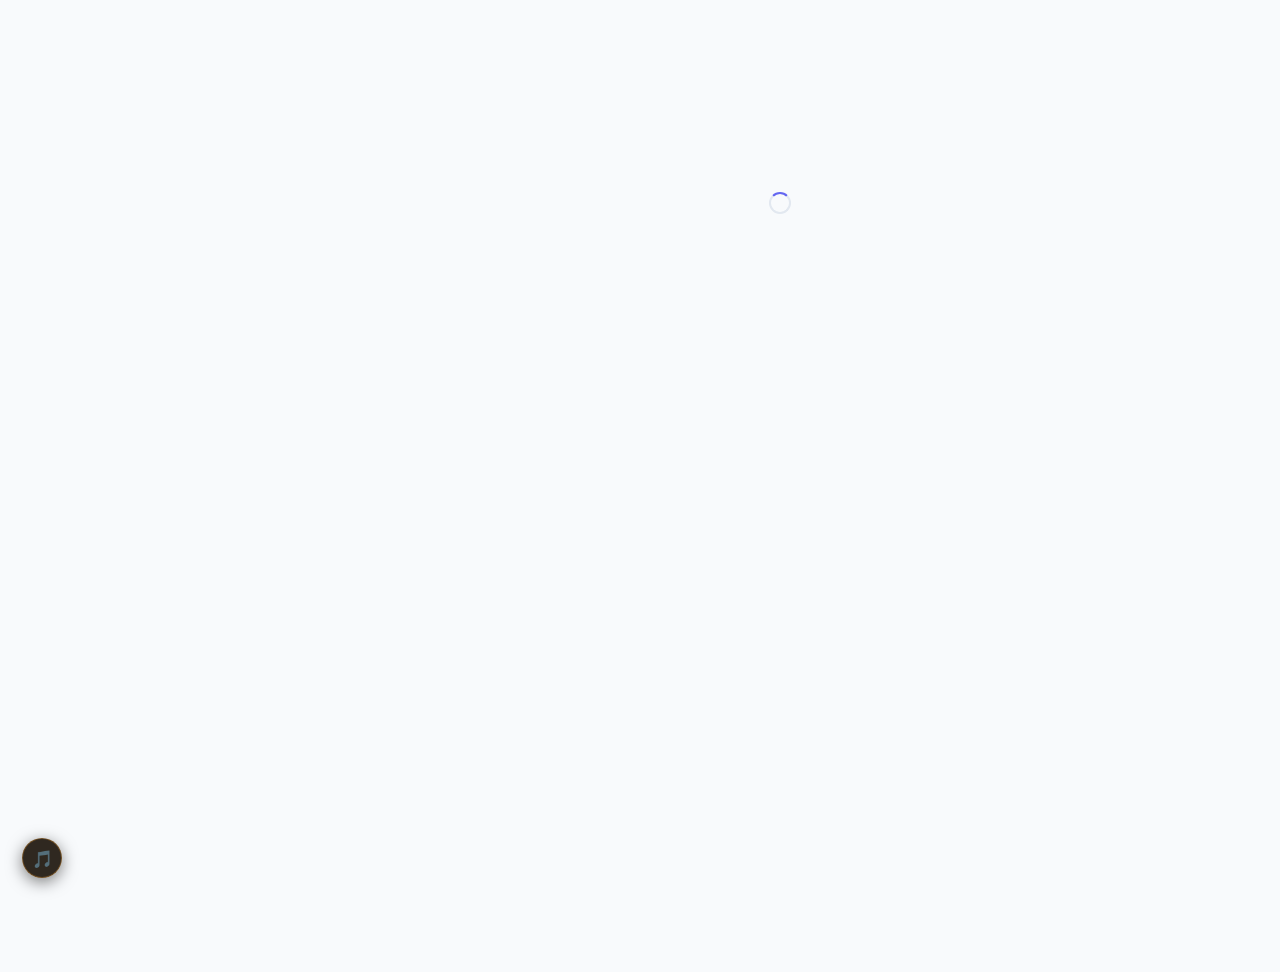
<file: sample-papers.html>
<!DOCTYPE html>
<html lang="en">
<head>
  <meta charset="UTF-8"><meta name="viewport" content="width=device-width,initial-scale=1,viewport-fit=cover">
  <title>Sample Papers — Class 10Edu</title>
  <link rel="stylesheet" href="css/style.css">
</head>
<body>
  <div id="nb"></div>
  <div class="page-layout">
    <div id="sb"></div>
    <main class="main-area" id="mainArea">
      <div style="display:flex;align-items:center;justify-content:center;padding:80px 0"><div class="spinner"></div></div>
    </main>
  </div>
  <div class="page-watermark"></div>

  <script src="js/app.js"></script>
  <script src="js/security.js"></script>
  <script src="js/theme_todo.js"></script>
  <script>
  'use strict';
  document.addEventListener('DOMContentLoaded', async()=>{
    App.initPage('sample-papers');
    await App.loadData();
    const adm = App._parseLS('vm_admin_data', {pdfs:[]});
    const papers = (adm.pdfs||[]).filter(p => (p.type||'').toLowerCase().includes('past') || (p.type||'').toLowerCase().includes('paper') || (p.type||'').toLowerCase().includes('sample'));

    const main = document.getElementById('mainArea');
    main.innerHTML = `
      <div class="page-head au">
        <div class="breadcrumb"><a href="dashboard.html">Dashboard</a><span class="sep">›</span><span>Sample Papers</span></div>
        <div style="display:flex;align-items:flex-start;justify-content:space-between;flex-wrap:wrap;gap:10px">
          <div>
            <h1>🏆 Sample Papers</h1>
            <div class="lead">Board-style practice PDFs managed by admin</div>
          </div>
          ${papers.length?`<span class="chip chip-a">${papers.length} papers</span>`:''}
        </div>
      </div>

      ${papers.length?`
        <div class="pdf-card au-1">
          <div class="card-top-rule"></div>
          <div class="sec-head"><h3>📁 Papers Library</h3><span class="chip chip-tl">PDF</span></div>
          <div class="card-pad">
            ${papers.map(p=>`
              <div class="pdf-row">
                <span style="font-size:20px">📄</span>
                <span style="flex:1;font-size:.84rem;font-weight:700">${VidyaSec.sanitize(p.name)}</span>
                <span class="chip chip-b">${VidyaSec.sanitize(App.getSubject(p.subject)?.name || p.subject || 'General')}</span>
                <a class="btn btn-gh btn-sm" href="${p.url}" target="_blank" rel="noopener">Open →</a>
              </div>
            `).join('')}
          </div>
        </div>
      `:`
        <div class="gcard au-1" style="padding:24px;text-align:center">
          <div style="font-size:56px;margin-bottom:10px">📄</div>
          <div style="font-family:var(--font);font-weight:800;font-size:1.15rem;color:var(--ink);margin-bottom:6px">No sample papers yet</div>
          <div style="color:var(--ink-3);font-size:.88rem;max-width:520px;margin:0 auto 14px;line-height:1.7">
            Admin can add PDFs in <strong>Control Panel → PDF Library</strong> and choose type like <em>Past Paper</em> / <em>Sample Paper</em>.
          </div>
          <a class="btn btn-b" href="admin.html">Open Admin →</a>
        </div>
      `}
    `;
  });
  </script>
  <script src="js/music.js"></script>
</body>
</html>
</file>
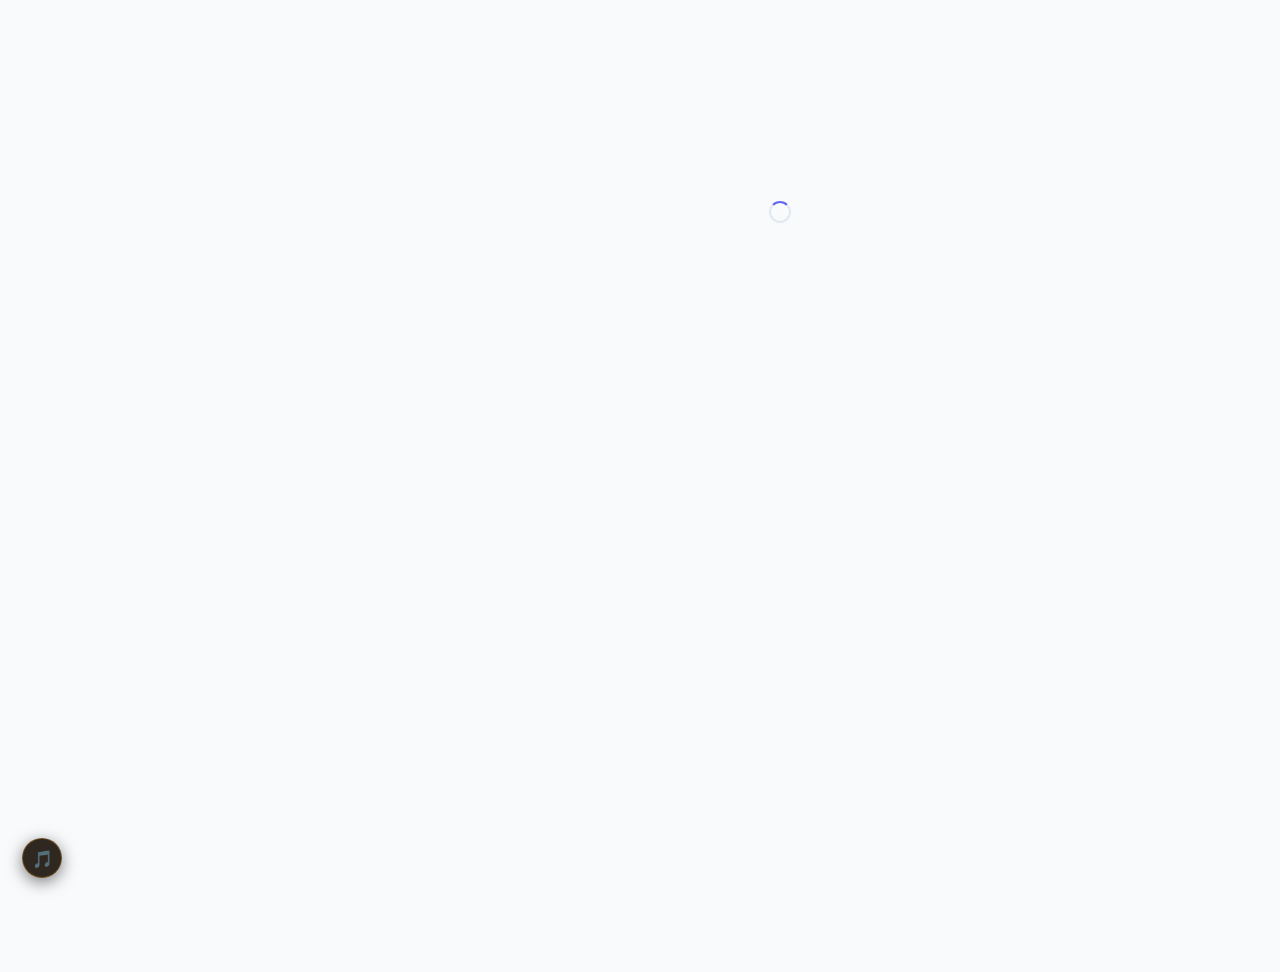
<file: subject.html>
<!DOCTYPE html>
<html lang="en">
<head>
<meta charset="UTF-8"><meta name="viewport" content="width=device-width,initial-scale=1">
<title>Subject — Class 10Edu</title>
<link rel="stylesheet" href="css/style.css">
<style>
.subj-hero{background:linear-gradient(135deg,rgba(var(--br),.16) 0%,rgba(var(--br),.04) 100%);border:1px solid var(--bdr2);border-radius:var(--rl);padding:24px 26px;margin-bottom:22px;position:relative;overflow:hidden}
.subj-hero::before{content:'';position:absolute;top:0;left:0;right:0;height:3px;background:var(--sh-g,linear-gradient(90deg,var(--b),var(--a)))}
.topic-filter{display:flex;gap:6px;flex-wrap:wrap;margin-bottom:16px}
.tf-btn{padding:5px 14px;border-radius:99px;font-size:.78rem;font-weight:700;border:1px solid var(--bdr);background:transparent;color:var(--t3);cursor:pointer;transition:all .15s}
.tf-btn:hover{border-color:var(--bdr2);color:var(--t1)}
.tf-btn.on{background:rgba(var(--br),.14);color:var(--bl);border-color:rgba(var(--br),.3)}
</style>
</head>
<body>
<div id="nb"></div>
<div class="page-layout">
  <div id="sb"></div>
  <main class="main-area" id="mainArea">
    <div style="display:flex;align-items:center;justify-content:center;height:200px"><div class="spinner"></div></div>
  </main>
</div>
<div class="page-watermark"></div>
<script src="js/app.js"></script>
<script src="js/security.js"></script>
<script src="js/theme_todo.js"></script>

<script>
let _activeFilter='all';

document.addEventListener('DOMContentLoaded',async()=>{
  const sid=App.getParam('id');
  if(!sid){location.href='dashboard.html';return;}
  await App.loadData();
  const subj=App.getSubject(sid);
  if(!subj){location.href='dashboard.html';return;}
  document.title=`${subj.name} — Vidya Mandir`;
  App.initPage(sid);

  const p=App.getProgress();
  const sp=p[sid]||{};
  const done=sp.done||[];
  const pct=App.getSubjPct(sid,subj);
  const admData=App._parseLS('vm_admin_data',{pdfs:[],ncertTopics:[],teachers:[]});
  const admPDFs=(admData.pdfs||[]).filter(pdf=>pdf.subject===sid&&!pdf.chapter);
  const admTopics=(admData.ncertTopics||[]).filter(t=>t.subject===sid&&!t.chapter);

  document.getElementById('mainArea').innerHTML=`
    <div class="page-head au">
      <div class="breadcrumb"><a href="dashboard.html">Dashboard</a> <span class="sep">/</span> <span>${VidyaSec.sanitize(subj.name)}</span></div>
      <div style="display:flex; align-items:center; justify-content:space-between; flex-wrap:wrap; gap:20px; margin-top:24px">
        <h1 style="margin:0">${VidyaSec.sanitize(subj.name)}</h1>
        <div class="streak-badge au-1" style="background:var(--sc-bg); color:var(--sc-c)">
          <span style="font-size:20px">${subj.icon}</span>
          <div style="font-size:0.9rem; font-weight:800">${done.length}/${subj.chapters.length} Done</div>
        </div>
      </div>
    </div>

    <div class="continue-card au-1" style="background:var(--sc-c); color:#fff; box-shadow:0 20px 40px -10px var(--sc-bg)">
      <div class="cont-content">
        <div class="cont-label" style="color:rgba(255,255,255,0.8)">Course Overview</div>
        <h2 class="cont-title">${VidyaSec.sanitize(subj.description)}</h2>
        <div style="display:flex; gap:20px; margin-bottom:32px">
          <div style="text-align:center">
            <div style="font-size:1.5rem; font-weight:900">${subj.chapters.length}</div>
            <div style="font-size:0.7rem; font-weight:700; opacity:0.7; text-transform:uppercase">Chapters</div>
          </div>
          <div style="text-align:center">
            <div style="font-size:1.5rem; font-weight:900">${pct}%</div>
            <div style="font-size:0.7rem; font-weight:700; opacity:0.7; text-transform:uppercase">Completed</div>
          </div>
        </div>
        <div class="sc-pbar" style="background:rgba(255,255,255,0.2); height:12px">
          <div class="sc-pfill" style="width:${pct}%; background:#fff"></div>
        </div>
      </div>
      <div class="cont-visual" style="font-size:100px; opacity:0.2">${subj.icon}</div>
    </div>

    <div style="display:grid; grid-template-columns: 2fr 1fr; gap:32px" class="au-2">
      <div>
        <div style="display:flex; align-items:center; justify-content:space-between; margin-bottom:24px">
          <h2 style="margin:0">Chapters</h2>
          <div class="filter-tabs">
            <div class="ftab active" data-f="all" onclick="filterCh('all',this)">All</div>
            <div class="ftab" data-f="pending" onclick="filterCh('pending',this)">Pending</div>
            <div class="ftab" data-f="done" onclick="filterCh('done',this)">Done</div>
          </div>
        </div>
        <div class="ch-list" id="chList"></div>
      </div>

      <div style="display:flex; flex-direction:column; gap:24px">
        ${admPDFs.length ? `
        <div class="premium-card" style="padding:24px">
          <h3 style="margin-bottom:16px">📁 Resources</h3>
          <div style="display:grid; gap:12px">
            ${admPDFs.map(pdf => `
              <div class="pdf-row" onclick="window.open('${pdf.url}','_blank')" style="padding:12px; border-radius:12px; background:var(--bg-2); display:flex; align-items:center; gap:12px; cursor:pointer">
                <span style="font-size:20px">📄</span>
                <div style="flex:1; font-size:0.85rem; font-weight:700">${VidyaSec.sanitize(pdf.name)}</div>
              </div>
            `).join('')}
          </div>
        </div>` : ''}

        ${admTopics.length ? `
        <div class="premium-card" style="padding:24px">
          <h3 style="margin-bottom:16px">⭐ Key Topics</h3>
          <div style="display:grid; gap:12px">
            ${admTopics.map((t,i) => `
              <div style="display:flex; align-items:flex-start; gap:12px; font-size:0.9rem">
                <div style="width:24px; height:24px; border-radius:6px; background:var(--accent-bg); color:var(--accent); display:flex; align-items:center; justify-content:center; font-weight:800; font-size:0.7rem; flex-shrink:0">${i+1}</div>
                <div style="flex:1; color:var(--ink-2); line-height:1.4">${VidyaSec.sanitize(t.text)}</div>
              </div>
            `).join('')}
          </div>
        </div>` : ''}
      </div>
    </div>
  `;

  renderCh(subj, sid, done, sp, admData);
});

function filterCh(f, btn) {
  _activeFilter=f;
  document.querySelectorAll('.tf-btn').forEach(b=>b.classList.toggle('on',b.dataset.f===f));
  const sid=App.getParam('id');
  const subj=App.getSubject(sid);
  const sp=App.getProgress()[sid]||{};
  renderCh(subj, sid, sp.done||[], sp, App._parseLS('vm_admin_data',{pdfs:[],ncertTopics:[]}));
}

function renderCh(subj, sid, done, sp, admData) {
  let chs=subj.chapters;
  if(_activeFilter==='done')    chs=chs.filter(c=>done.includes(c.id));
  if(_activeFilter==='pending') chs=chs.filter(c=>!done.includes(c.id));

  const el=document.getElementById('chList');
  if(!el) return;
  if(!chs.length){el.innerHTML=`<div style="text-align:center;padding:28px;color:var(--t3);font-size:.86rem">No chapters match this filter</div>`;return;}

  el.innerHTML=chs.map((ch,i)=>{
    const isDone=done.includes(ch.id);
    const score=sp.scores?.[ch.id];
    const origIdx=subj.chapters.indexOf(ch);
    const chPDFs=(admData.pdfs||[]).filter(p=>p.chapter===ch.id).length;
    const admTop=(admData.ncertTopics||[]).filter(t=>t.chapter===ch.id).length;
    const bm=App.isBookmarked(sid,ch.id);
    return `<a href="chapter.html?subject=${sid}&chapter=${ch.id}" class="ch-row ${isDone?'done':''}" style="animation:fadeUp .35s ${i*40}ms both">
      <div class="ch-num">${isDone?'✓':String(origIdx+1).padStart(2,'0')}</div>
      <div class="ch-info">
        <div class="ch-title">${VidyaSec.sanitize(ch.title)}</div>
        <div class="ch-metas">
          <span>▶ ${ch.lessons.length} lesson${ch.lessons.length!==1?'s':''}</span>
          <span>⏱ ${ch.duration}</span>
          <span>❓ ${ch.quiz.length} Qs</span>
          <span>⭐ ${(ch.ncertTopics?.length||0)+admTop}</span>
          ${chPDFs?`<span style="color:var(--tll)">📁 ${chPDFs}</span>`:''}
          ${bm?`<span style="color:var(--b)">🔖</span>`:''}
          ${score?`<span class="score-badge">🏆 ${score.pct}%</span>`:''}
          ${isDone?`<span style="color:var(--tll)">✅</span>`:''}
        </div>
      </div>
      <div class="ch-arr">›</div>
    </a>`;
  }).join('');
}
</script>
<script src="js/music.js"></script>
</body>
</html>
</file>
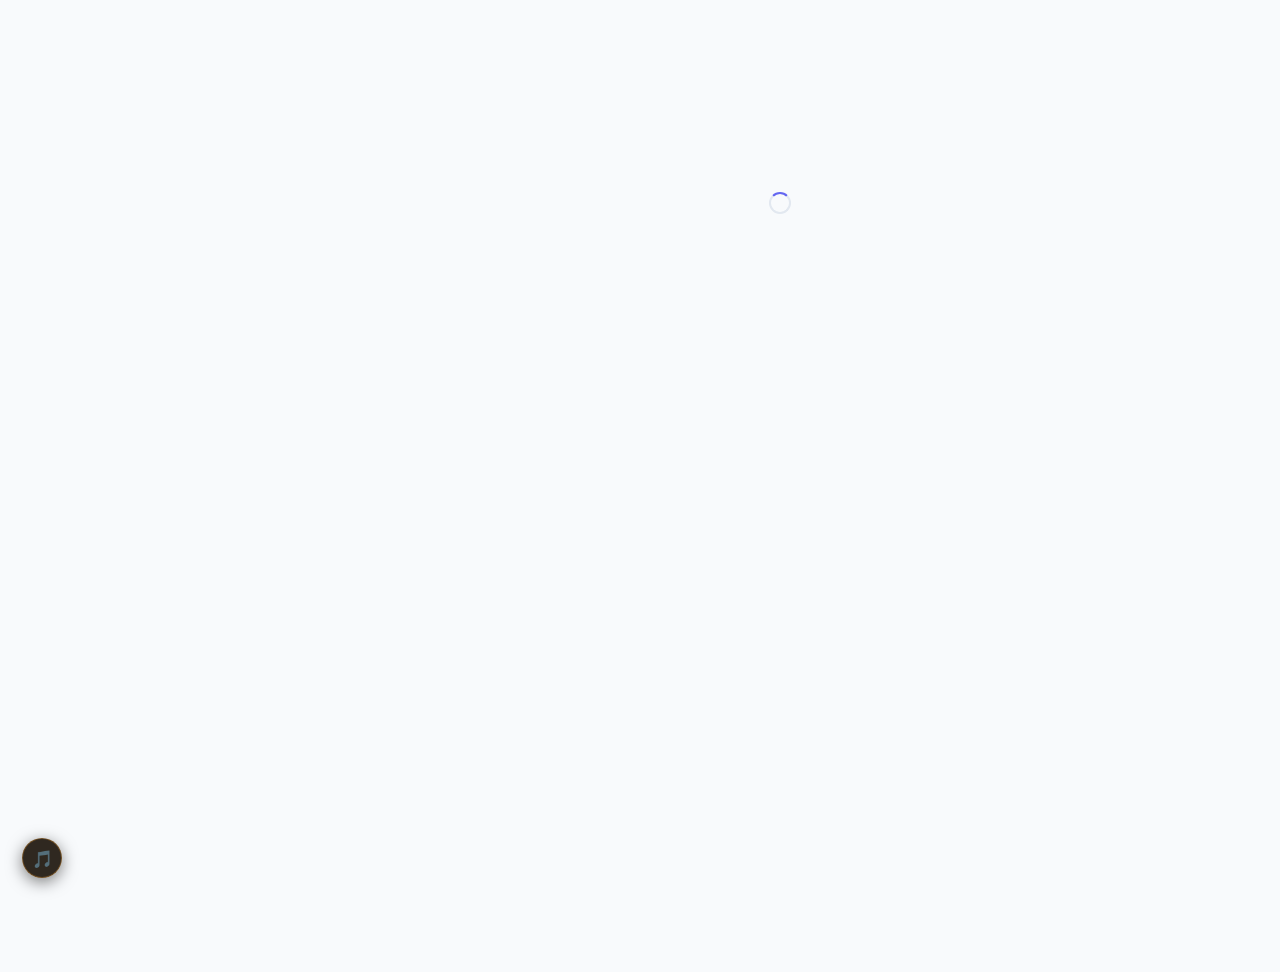
<file: teachers.html>
<!DOCTYPE html>
<html lang="en">
<head>
  <meta charset="UTF-8">
  <meta name="viewport" content="width=device-width,initial-scale=1,viewport-fit=cover">
  <title>Teachers — Vidya Mandir</title>
  <link rel="stylesheet" href="css/style.css">
  <style>
    .t-grid{display:grid;grid-template-columns:repeat(auto-fill,minmax(260px,1fr));gap:14px}
    .t-card{background:var(--surface);border:1.5px solid var(--border);border-radius:var(--r-lg);padding:16px;cursor:pointer;transition:all var(--t) var(--ease);position:relative;overflow:hidden}
    .t-card:hover{transform:translateY(-4px) rotateX(1.5deg);box-shadow:var(--shadow-lg);border-color:var(--accent)}
    .t-card::before{content:'';position:absolute;top:0;left:0;right:0;height:3px;background:var(--tc,var(--accent))}
    .t-row{display:flex;align-items:center;gap:12px}
    .t-av{width:44px;height:44px;border-radius:14px;display:flex;align-items:center;justify-content:center;font-weight:900;color:#fff;background:var(--tc,var(--accent));box-shadow:0 10px 26px rgba(var(--accent-rgb),.18)}
    .t-name{font-size:.95rem;font-weight:800;color:var(--ink);line-height:1.2}
    .t-sub{font-size:.74rem;color:var(--ink-3);margin-top:2px}
    .t-pill{margin-left:auto;font-size:.68rem;font-weight:800;padding:3px 9px;border-radius:999px;background:var(--accent-bg);color:var(--accent);border:1px solid rgba(var(--accent-rgb),.22)}
  </style>
</head>
<body>
  <div id="nb"></div>
  <div class="page-layout">
    <div id="sb"></div>
    <main class="main-area" id="mainArea">
      <div style="display:flex;align-items:center;justify-content:center;padding:80px 0"><div class="spinner"></div></div>
    </main>
  </div>
  <div class="page-watermark"></div>

  <script src="js/app.js"></script>
  <script src="js/security.js"></script>
  <script src="js/theme_todo.js"></script>
  <script>
  'use strict';

  const TeachersPage = {
    async init(){
      App.initPage('teachers');
      await App.loadData();
      const d = App._parseLS('vm_admin_data', {teachers:[]});
      const builtIn = [];
      (App._data?.subjects||[]).forEach(s=>{
        (s.chapters||[]).forEach(ch=>{
          (ch.teachers||[]).forEach(t=>builtIn.push({...t, subject: s.id}));
        });
      });
      const all = [...builtIn, ...(d.teachers||[])];

      // Deduplicate (name+channel+subject)
      const key = t => `${(t.name||'').toLowerCase()}::${(t.channel||'').toLowerCase()}::${t.subject||''}`;
      const map = new Map();
      all.forEach(t=>{ if(t?.name) map.set(key(t), t); });
      const teachers = [...map.values()].sort((a,b)=>String(a.name).localeCompare(String(b.name)));

      const main = document.getElementById('mainArea');
      main.innerHTML = `
        <div class="page-head au">
          <div class="breadcrumb"><a href="dashboard.html">Dashboard</a><span class="sep">›</span><span>Teachers</span></div>
          <div style="display:flex;align-items:flex-end;justify-content:space-between;flex-wrap:wrap;gap:10px;margin-top:10px">
            <div>
              <div class="h1" style="margin-bottom:6px">👨‍🏫 Teachers</div>
              <div style="font-size:.86rem;color:var(--ink-3)">Choose an educator, then jump into chapters.</div>
            </div>
            <span class="chip chip-b">${teachers.length} profiles</span>
          </div>
        </div>
        <div class="t-grid" id="tGrid"></div>
      `;

      const subjName = (id)=>{
        const s = App.getSubject(id);
        return s ? s.name : (id ? id : 'All Subjects');
      };

      document.getElementById('tGrid').innerHTML = teachers.length ? teachers.map((t,i)=>`
        <div class="t-card au" style="animation-delay:${i*30}ms;--tc:${t.color||'var(--accent)'}" tabindex="0" role="button" data-name="${VidyaSec.sanitize(t.name)}">
          <div class="t-row">
            <div class="t-av">${VidyaSec.sanitize((t.avatar||t.name?.[0]||'T').slice(0,2))}</div>
            <div style="min-width:0;flex:1">
              <div class="t-name">${VidyaSec.sanitize(t.name)}</div>
              <div class="t-sub">📺 ${VidyaSec.sanitize(t.channel||'')}</div>
            </div>
            <div class="t-pill">${VidyaSec.sanitize(subjName(t.subject))}</div>
          </div>
        </div>
      `).join('') : `<div style="color:var(--ink-4);padding:18px">No teachers added yet. Admin can add teachers from Control Panel.</div>`;

      main.addEventListener('click', e=>{
        const card = e.target.closest('.t-card');
        if(!card) return;
        App.toast('Tip: pick any chapter and select this teacher inside the lesson.','👨‍🏫');
      });
    }
  };

  document.addEventListener('DOMContentLoaded',()=>TeachersPage.init());
  </script>
  <script src="js/music.js"></script>
</body>
</html>
</file>
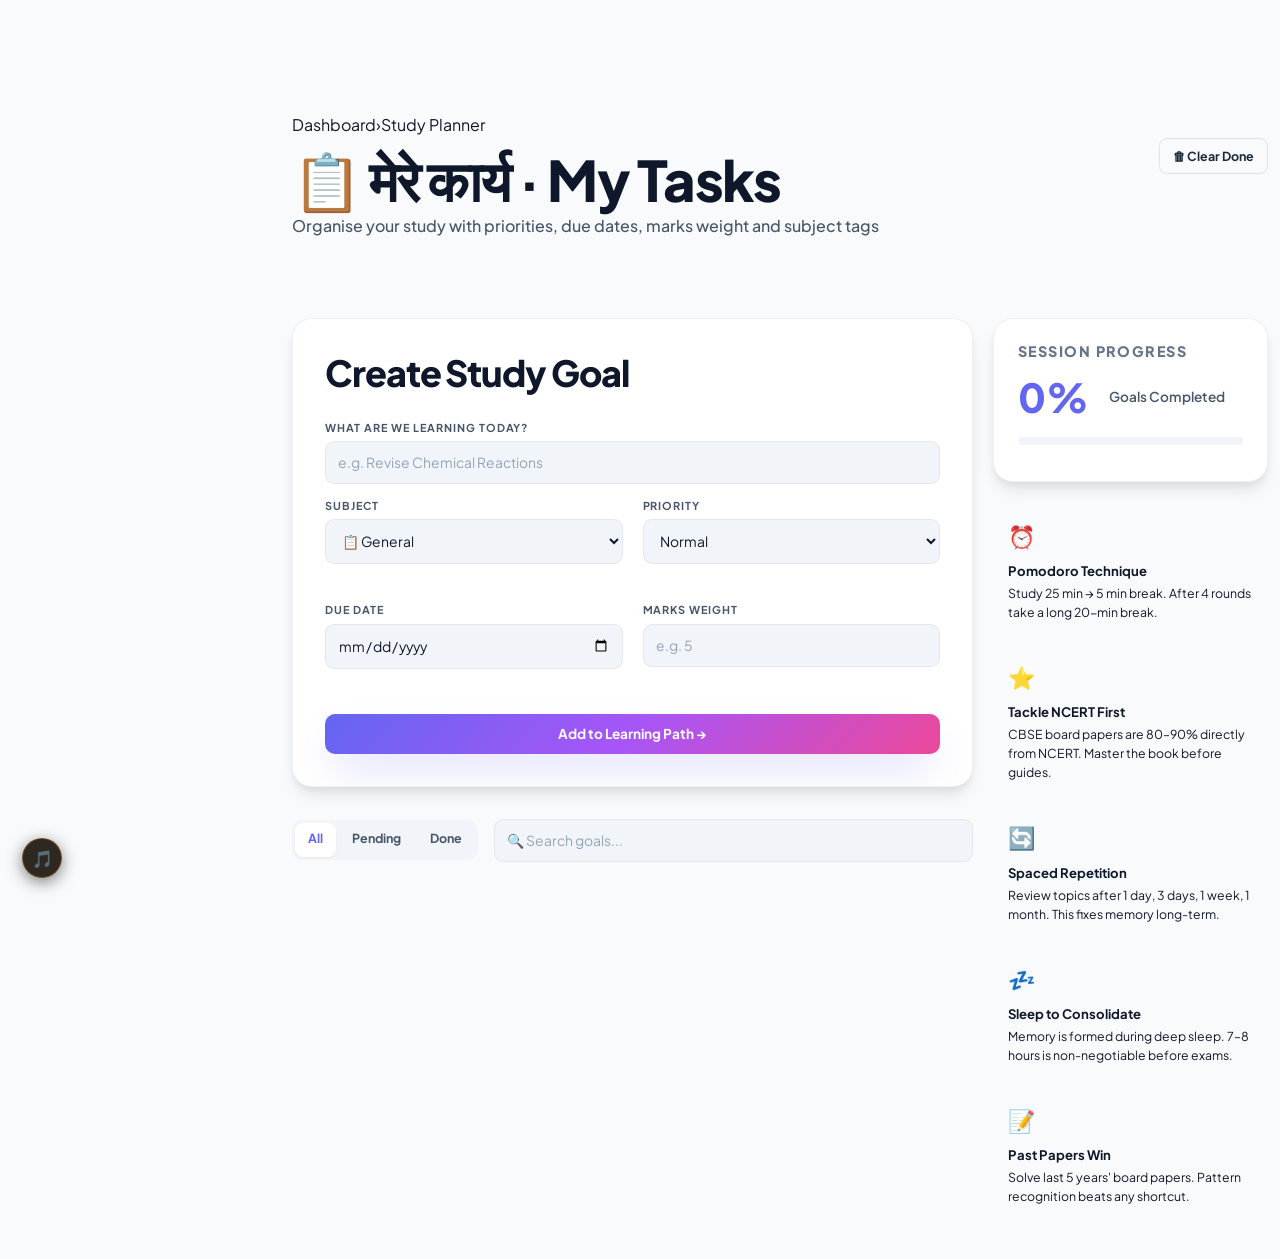
<file: todo.html>
<!DOCTYPE html>
<html lang="en">
<head>
<meta charset="UTF-8"><meta name="viewport" content="width=device-width,initial-scale=1">
<title>Study Planner — Class 10Edu</title>
<link rel="stylesheet" href="css/style.css">
<style>
.todo-page-grid { display: grid; grid-template-columns: 1fr 275px; gap: 20px; }
.tips-wrap { display: flex; flex-direction: column; gap: 12px; }
.tip-card { background: var(--surf); border: 1px solid var(--bdr); border-radius: var(--r); padding: 13px 15px; position: relative; overflow: hidden; }
.tip-card::before { content: ''; position: absolute; top: 0; left: 0; right: 0; height: 2px; background: linear-gradient(90deg, transparent, var(--saffron-d), transparent); }
.tip-icon { font-size: 22px; margin-bottom: 6px; }
.tip-title { font-size: .82rem; font-weight: 700; color: var(--saffron-l); margin-bottom: 3px; font-family: var(--font-d); }
.tip-text { font-size: .77rem; color: var(--t2); line-height: 1.55; }
.prog-ring { display: flex; align-items: center; gap: 14px; }
.ring-num { font-family: var(--font-d); font-size: 2.2rem; font-weight: 700; color: var(--saffron-l); line-height: 1; }
@media(max-width:860px) { .todo-page-grid { grid-template-columns: 1fr } }
</style>
</head>
<body>
<div id="nb"></div>
<div class="page-layout">
  <div id="sb"></div>
  <main class="main-area">

    <div class="page-head au">
      <div class="breadcrumb"><a href="dashboard.html">Dashboard</a><span class="sep">›</span><span>Study Planner</span></div>
      <div style="display:flex;align-items:flex-start;justify-content:space-between;flex-wrap:wrap;gap:10px">
        <div>
          <h1>📋 <span class="accent">मेरे कार्य</span> &middot; My Tasks</h1>
          <div class="subtitle">Organise your study with priorities, due dates, marks weight and subject tags</div>
        </div>
        <button class="btn btn-gh btn-sm" onclick="TodoPage.clearDone()">🗑 Clear Done</button>
      </div>
    </div>

    <div class="stats-strip au-1" id="todo-stats"></div>

    <div class="todo-page-grid">
      <!-- LEFT: Add + List -->
      <div>
        <!-- Add Task -->
        <div class="premium-card au-2" style="margin-bottom:32px; padding:32px">
          <h2 style="margin-bottom:24px">Create Study Goal</h2>
          <div class="fg">
            <label>What are we learning today?</label>
            <input class="fc" id="ftText" placeholder="e.g. Revise Chemical Reactions" onkeydown="if(event.key==='Enter')TodoPage.addTask()">
          </div>
          <div style="display:grid; grid-template-columns: 1fr 1fr; gap:20px; margin-bottom:24px">
            <div class="fg">
              <label>Subject</label>
              <select class="fc" id="ftSubj">
                <option value="general">📋 General</option>
                <option value="mathematics">📐 Mathematics</option>
                <option value="science">🔬 Science</option>
                <option value="social-science">🌍 Social Science</option>
                <option value="english">📚 English</option>
              </select>
            </div>
            <div class="fg">
              <label>Priority</label>
              <select class="fc" id="ftPri">
                <option value="normal">Normal</option>
                <option value="high">🔴 High Priority</option>
              </select>
            </div>
          </div>
          <div style="display:grid; grid-template-columns: 1fr 1fr; gap:20px; margin-bottom:32px">
            <div class="fg"><label>Due Date</label><input type="date" class="fc" id="ftDue"></div>
            <div class="fg"><label>Marks Weight</label><input type="number" class="fc" id="ftMarks" placeholder="e.g. 5"></div>
          </div>
          <button class="btn btn-primary" onclick="TodoPage.addTask()" style="width:100%">Add to Learning Path →</button>
        </div>

        <!-- Filters + Search -->
        <div style="display:flex; gap:16px; margin-bottom:24px; flex-wrap:wrap; align-items:center" class="au-3">
          <div class="filter-tabs" style="margin:0">
            <div class="ftab active" data-tf="all" onclick="TodoPage.setFilter('all')">All</div>
            <div class="ftab" data-tf="pending" onclick="TodoPage.setFilter('pending')">Pending</div>
            <div class="ftab" data-tf="done" onclick="TodoPage.setFilter('done')">Done</div>
          </div>
          <input class="fc" style="flex:1; min-width:200px" placeholder="🔍 Search goals..." oninput="TodoPage.searchQ=this.value.toLowerCase();TodoPage.render()">
        </div>

        <div class="todo-items au-4" id="fullTodoList"></div>
      </div>

      <!-- RIGHT: Progress + Tips -->
      <div class="au-2">
        <!-- Progress -->
        <div class="premium-card" style="padding:24px; margin-bottom:24px">
          <h3 style="margin-bottom:16px; font-size:0.9rem; text-transform:uppercase; letter-spacing:0.1em; color:var(--ink-4)">Session Progress</h3>
          <div style="display:flex; align-items:center; gap:20px; margin-bottom:20px">
            <div id="todo-pct" style="font-size:2.5rem; font-weight:900; color:var(--accent); line-height:1">0%</div>
            <div style="font-size:0.85rem; font-weight:600; color:var(--ink-3)">Goals Completed</div>
          </div>
          <div class="sc-pbar"><div class="sc-pfill" id="todo-pf" style="width:0%"></div></div>
        </div>

        <!-- Study Tips -->
        <div class="tips-wrap au-2">
          <div class="tip-card">
            <div class="tip-icon">⏰</div>
            <div class="tip-title">Pomodoro Technique</div>
            <div class="tip-text">Study 25 min → 5 min break. After 4 rounds take a long 20-min break.</div>
          </div>
          <div class="tip-card">
            <div class="tip-icon">⭐</div>
            <div class="tip-title">Tackle NCERT First</div>
            <div class="tip-text">CBSE board papers are 80–90% directly from NCERT. Master the book before guides.</div>
          </div>
          <div class="tip-card">
            <div class="tip-icon">🔄</div>
            <div class="tip-title">Spaced Repetition</div>
            <div class="tip-text">Review topics after 1 day, 3 days, 1 week, 1 month. This fixes memory long-term.</div>
          </div>
          <div class="tip-card">
            <div class="tip-icon">💤</div>
            <div class="tip-title">Sleep to Consolidate</div>
            <div class="tip-text">Memory is formed during deep sleep. 7–8 hours is non-negotiable before exams.</div>
          </div>
          <div class="tip-card">
            <div class="tip-icon">📝</div>
            <div class="tip-title">Past Papers Win</div>
            <div class="tip-text">Solve last 5 years' board papers. Pattern recognition beats any shortcut.</div>
          </div>
        </div>
      </div>
    </div>
  </main>
</div>
<script src="js/app.js"></script>
<script src="js/security.js"></script>
<script src="js/theme_todo.js"></script>

<script>
document.addEventListener('DOMContentLoaded', () => {
  App.initPage('todo');
  // Set today as minimum date
  const today = new Date().toISOString().split('T')[0];
  const dueFld = document.getElementById('ftDue');
  if (dueFld) dueFld.min = today;
  TodoPage.render();
});
</script>
<div class="page-watermark"></div>
<script src="js/music.js"></script>
</body>
</html>
</file>
<file: css/style.css>
/* ═══════════════════════════════════════════════════════════
   VIDYA MANDIR — Design System v6 (PREMIUM)
   Modern · Cinematic · High-Depth · Production-Ready
   Typography: Inter (Display & Text)
   Motion: Spring & Fluid Easing
═══════════════════════════════════════════════════════════ */

@import url('https://fonts.googleapis.com/css2?family=Inter:wght@300;400;500;600;700;800;900&family=Plus+Jakarta+Sans:wght@400;500;600;700;800&family=JetBrains+Mono:wght@400;500&display=swap');

/* ── TOKENS ── */
:root {
  /* 60% Neutral Base - Refined Off-whites */
  --bg:       #F8FAFC;
  --bg-2:     #F1F5F9;
  --bg-3:     #E2E8F0;
  --bg-4:     #CBD5E1;
  --surface:  #FFFFFF;
  --surface-2:#F8FAFC;

  /* 30% Dark Structure - Deep Navy/Charcoal */
  --ink:      #0F172A;
  --ink-2:    #1E293B;
  --ink-3:    #475569;
  --ink-4:    #64748B;
  --ink-5:    #94A3B8;

  /* 10% Accent (Cinematic Violet/Blue) */
  --accent:   #6366F1;
  --accent-2: #818CF8;
  --accent-3: #4F46E5;
  --accent-bg:#EEF2FF;
  --accent-rgb: 99, 102, 241;
  
  /* Premium Gradients */
  --grad-primary: linear-gradient(135deg, #6366F1 0%, #A855F7 50%, #EC4899 100%);
  --grad-surface: linear-gradient(180deg, rgba(255,255,255,0.05) 0%, rgba(255,255,255,0) 100%);
  --grad-glow: radial-gradient(circle at center, rgba(var(--accent-rgb), 0.15) 0%, transparent 70%);

  /* Subject colours — Vibrant but balanced */
  --math-c:  #F59E0B; --math-bg:  #FFFBEB;
  --sci-c:   #10B981; --sci-bg:   #ECFDF5;
  --soc-c:   #F97316; --soc-bg:   #FFF7ED;
  --eng-c:   #3B82F6; --eng-bg:   #EFF6FF;

  /* Semantic & Depth */
  --border:  rgba(15,23,42,0.06);
  --border-2:rgba(15,23,42,0.1);
  --shadow-sm: 0 1px 2px 0 rgba(0, 0, 0, 0.05);
  --shadow:    0 10px 15px -3px rgba(0, 0, 0, 0.1), 0 4px 6px -2px rgba(0, 0, 0, 0.05);
  --shadow-lg: 0 20px 25px -5px rgba(0, 0, 0, 0.1), 0 10px 10px -5px rgba(0, 0, 0, 0.04);
  --shadow-xl: 0 25px 50px -12px rgba(0, 0, 0, 0.25);
  --shadow-accent: 0 20px 40px -10px rgba(99, 102, 241, 0.3);
  
  /* Glassmorphism */
  --glass-bg: rgba(255, 255, 255, 0.7);
  --glass-border: rgba(255, 255, 255, 0.4);

  /* Spacing */
  --nav-h:  72px;
  --sb-w:   280px;
  --r:      12px;
  --r-lg:   20px;
  --r-xl:   28px;
  --r-full: 9999px;

  /* Typography */
  --font:   'Plus Jakarta Sans', 'Inter', system-ui, -apple-system, sans-serif;
  --font-display: 'Plus Jakarta Sans', sans-serif;
  --mono:   'JetBrains Mono', monospace;

  /* Motion */
  --ease:   cubic-bezier(0.4, 0, 0.2, 1);
  --spring: cubic-bezier(0.34, 1.56, 0.64, 1);
  --t-fast: 150ms;
  --t:      250ms;
  --t-slow: 400ms;

  /* 3D & Depth */
  --persp: 1200px;
  --lift: -8px;
  --tilt: 2deg;
}

/* Dark mode - Cinematic Deep Blue */
[data-mode="dark"] {
  --bg:       #020617;
  --bg-2:     #0F172A;
  --bg-3:     #1E293B;
  --bg-4:     #334155;
  --surface:  #0F172A;
  --surface-2:#1E293B;
  --ink:      #F8FAFC;
  --ink-2:    #E2E8F0;
  --ink-3:    #94A3B8;
  --ink-4:    #64748B;
  --ink-5:    #475569;
  --border:   rgba(248,250,252,0.06);
  --border-2: rgba(248,250,252,0.12);
  --accent-bg:rgba(99,102,241,0.1);
  --glass-bg: rgba(15, 23, 42, 0.7);
  --glass-border: rgba(255, 255, 255, 0.05);
  --shadow-sm: 0 1px 2px 0 rgba(0, 0, 0, 0.5);
  --shadow:    0 10px 15px -3px rgba(0, 0, 0, 0.6);
  --shadow-lg: 0 20px 25px -5px rgba(0, 0, 0, 0.7);
  --shadow-accent: 0 20px 40px -10px rgba(99, 102, 241, 0.2);
}

/* ── RESET ── */
*,*::before,*::after { box-sizing:border-box; margin:0; padding:0; }
html { scroll-behavior:smooth; -webkit-text-size-adjust:100%; }
body {
  font-family: var(--font);
  background: var(--bg);
  color: var(--ink);
  min-height: 100vh;
  overflow-x: hidden;
  -webkit-font-smoothing: antialiased;
  line-height: 1.6;
  font-size: 16px;
}

/* ── TYPOGRAPHY ── */
h1,h2,h3,h4,h5,h6 { font-family: var(--font-display); font-weight: 800; letter-spacing: -0.03em; line-height: 1.2; }
h1 { font-size: clamp(2rem, 5vw, 3.5rem); }
h2 { font-size: clamp(1.5rem, 3vw, 2.25rem); }
h3 { font-size: 1.25rem; }
.subtitle { font-size: 1rem; color: var(--ink-3); font-weight: 500; }

/* ── UTILITIES ── */
.grad-text { background: var(--grad-primary); -webkit-background-clip: text; -webkit-text-fill-color: transparent; background-clip: text; }
.glow-on-hover:hover { box-shadow: var(--shadow-accent); }
.glass { background: var(--glass-bg); backdrop-filter: blur(12px); border: 1px solid var(--glass-border); }

/* ── SIGNATURE MOTION SYSTEM ── */
/* Precision-engineered spring physics with character */
:root {
  /* Advanced spring curves for unique feel */
  --spring-bounce: cubic-bezier(0.68, -0.55, 0.265, 1.55);
  --spring-smooth: cubic-bezier(0.25, 0.46, 0.45, 0.94);
  --spring-elastic: cubic-bezier(0.175, 0.885, 0.32, 1.275);
  --spring-anticipate: cubic-bezier(0.6, -0.28, 0.735, 0.045);
  
  /* Signature timing with rhythm */
  --t-instant: 83ms;
  --t-quick: 167ms;
  --t-rhythm: 333ms;
  --t-flow: 500ms;
  --t-epic: 833ms;
  
  /* Enhanced depth with cinematic lighting */
  --persp-cinematic: 1400px;
  --lift-dramatic: -12px;
  --tilt-subtle: 1.5deg;
  --depth-layers: 8;
}

/* ── SIGNATURE ANIMATIONS ── */
/* Unique motion vocabulary */
@keyframes signatureReveal {
  0% { 
    opacity: 0;
    transform: translateY(24px) scale(0.92) rotateX(-4deg);
    filter: blur(3px);
  }
  50% {
    opacity: 0.8;
    transform: translateY(-2px) scale(1.02) rotateX(1deg);
    filter: blur(0.5px);
  }
  100% { 
    opacity: 1;
    transform: translateY(0) scale(1) rotateX(0deg);
    filter: blur(0);
  }
}

@keyframes gemPulse {
  0%, 100% { 
    transform: scale(1) rotate(0deg);
    box-shadow: var(--shadow-accent), inset 0 0 20px rgba(255,255,255,0.2);
  }
  25% {
    transform: scale(1.05) rotate(2deg);
    box-shadow: var(--shadow-xl), 0 0 40px rgba(var(--accent-rgb), 0.4), inset 0 0 30px rgba(255,255,255,0.3);
  }
  50% { 
    transform: scale(1.1) rotate(-1deg);
    box-shadow: 0 30px 60px -15px rgba(99, 102, 241, 0.4), 0 0 50px rgba(var(--accent-rgb), 0.6), inset 0 0 25px rgba(255,255,255,0.4);
  }
  75% {
    transform: scale(1.03) rotate(1deg);
    box-shadow: var(--shadow-lg), 0 0 35px rgba(var(--accent-rgb), 0.3), inset 0 0 22px rgba(255,255,255,0.25);
  }
}

@keyframes signatureFloat {
  0%, 100% { transform: translateY(0px) rotateX(0deg); }
  33% { transform: translateY(-6px) rotateX(1deg); }
  66% { transform: translateY(-3px) rotateX(-0.5deg); }
}

@keyframes cinematicShimmer {
  0% { background-position: -300% 0; }
  50% { background-position: 100% 0; }
  100% { background-position: 300% 0; }
}

@keyframes depthGlow {
  0%, 100% { 
    box-shadow: 
      0 0 20px rgba(var(--accent-rgb), 0.1),
      0 0 40px rgba(var(--accent-rgb), 0.05),
      inset 0 0 20px rgba(255,255,255,0.05);
  }
  50% { 
    box-shadow: 
      0 0 30px rgba(var(--accent-rgb), 0.2),
      0 0 60px rgba(var(--accent-rgb), 0.1),
      0 0 90px rgba(var(--accent-rgb), 0.05),
      inset 0 0 30px rgba(255,255,255,0.1);
  }
}

/* Signature animation utility classes */
.signature-reveal { animation: signatureReveal 0.8s var(--spring-elastic) forwards; }
.signature-float { animation: signatureFloat 4s var(--spring-smooth) infinite; }
.cinematic-shimmer {
  background: linear-gradient(110deg, transparent, rgba(255,255,255,0.4), transparent);
  background-size: 300% 100%;
  animation: cinematicShimmer 3s infinite;
}
.depth-glow { animation: depthGlow 3s var(--spring-smooth) infinite; }

/* Enhanced stagger system with signature timing */
.au-sig   { animation: signatureReveal var(--t-flow) var(--spring-elastic) both; }
.au-sig-1 { animation: signatureReveal var(--t-flow) 83ms var(--spring-elastic) both; }
.au-sig-2 { animation: signatureReveal var(--t-flow) 167ms var(--spring-elastic) both; }
.au-sig-3 { animation: signatureReveal var(--t-flow) 250ms var(--spring-elastic) both; }
.au-sig-4 { animation: signatureReveal var(--t-flow) 333ms var(--spring-elastic) both; }
.au-sig-5 { animation: signatureReveal var(--t-flow) 417ms var(--spring-elastic) both; }

/* Signature premium hover effects */
.hover-lift {
  transition: all var(--t-rhythm) var(--spring-elastic);
  transform-origin: center;
}
.hover-lift:hover {
  transform: translateY(var(--lift-dramatic)) scale(1.03) rotateX(var(--tilt-subtle));
  box-shadow: var(--shadow-xl), 0 0 40px rgba(var(--accent-rgb), 0.25);
}

.hover-glow {
  transition: all var(--t-rhythm) var(--spring-smooth);
  position: relative;
}
.hover-glow:hover {
  box-shadow: var(--shadow-lg), 0 0 35px rgba(var(--accent-rgb), 0.4), inset 0 0 25px rgba(255,255,255,0.15);
  border-color: var(--accent);
  transform: translateY(-2px);
}
.hover-glow::before {
  content: '';
  position: absolute;
  inset: -2px;
  background: linear-gradient(45deg, var(--accent), transparent, var(--accent));
  border-radius: inherit;
  opacity: 0;
  transition: opacity var(--t-rhythm) var(--spring-smooth);
  z-index: -1;
}
.hover-glow:hover::before {
  opacity: 0.3;
}

@keyframes scaleIn { from { opacity: 0; transform: scale(0.95); } to { opacity: 1; transform: scale(1); } }
@keyframes float { 0%, 100% { transform: translateY(0); } 50% { transform: translateY(-10px); } }

.au   { animation: slideUp var(--t) var(--ease) both; }
.au-1 { animation: slideUp var(--t) 100ms var(--ease) both; }
.au-2 { animation: slideUp var(--t) 200ms var(--ease) both; }
.au-3 { animation: slideUp var(--t) 300ms var(--ease) both; }
.au-4 { animation: slideUp var(--t) 400ms var(--ease) both; }

/* ── SIGNATURE DEPTH SYSTEM ── */
.premium-card {
  background: var(--surface);
  border: 1px solid var(--border);
  border-radius: var(--r-lg);
  box-shadow: var(--shadow), inset 0 0 30px rgba(255,255,255,0.02);
  transition: all var(--t-rhythm) var(--spring-smooth);
  position: relative;
  overflow: hidden;
  transform-style: preserve-3d;
  perspective: var(--persp-cinematic);
}
.premium-card:hover {
  transform: translateY(var(--lift-dramatic)) rotateX(var(--tilt-subtle)) translateZ(20px);
  box-shadow: var(--shadow-lg), 0 0 50px rgba(var(--accent-rgb), 0.15), inset 0 0 40px rgba(255,255,255,0.05);
  border-color: var(--border-2);
}
.premium-card::before {
  content: '';
  position: absolute;
  inset: 0;
  background: var(--grad-surface), radial-gradient(circle at 70% 20%, rgba(var(--accent-rgb), 0.03) 0%, transparent 50%);
  pointer-events: none;
  opacity: 0.8;
}
.premium-card::after {
  content: '';
  position: absolute;
  top: 0; left: 0; right: 0; height: 2px;
  background: linear-gradient(90deg, transparent, rgba(255,255,255,0.6), rgba(var(--accent-rgb), 0.3), transparent);
  opacity: 0; 
  transition: opacity var(--t-rhythm) var(--spring-smooth);
  box-shadow: 0 0 10px rgba(var(--accent-rgb), 0.2);
}
.premium-card:hover::after { opacity: 1; }

.card-3d:hover, .subj-card:hover, .stat-card:hover, .quick-act:hover, .feat-card:hover, .t-card:hover {
  transform: translateY(calc(var(--lift-dramatic) * 0.8)) rotateX(var(--tilt-subtle)) translateZ(15px);
  box-shadow: var(--shadow-lg), 0 0 40px rgba(var(--accent-rgb), 0.2);
}
.card-3d::after, .subj-card::after, .stat-card::after, .quick-act::after, .feat-card::after, .t-card::after {
  content:'';
  position:absolute; inset:0;
  background: radial-gradient(1400px 320px at 15% 0%, rgba(255,255,255,.12), transparent 45%),
              radial-gradient(1100px 320px at 85% 15%, rgba(var(--accent-rgb),.09), transparent 50%),
              linear-gradient(45deg, transparent, rgba(var(--accent-rgb), 0.02), transparent);
  opacity: 0;
  pointer-events:none;
  transition: opacity var(--t-flow) var(--spring-smooth);
  mix-blend-mode: overlay;
}
[data-mode="dark"] .card-3d::after,
[data-mode="dark"] .subj-card::after,
[data-mode="dark"] .stat-card::after,
[data-mode="dark"] .quick-act::after,
[data-mode="dark"] .feat-card::after,
[data-mode="dark"] .t-card::after {
  background: radial-gradient(1400px 320px at 15% 0%, rgba(255,255,255,.08), transparent 50%),
              radial-gradient(1100px 320px at 85% 15%, rgba(var(--accent-rgb),.12), transparent 55%),
              linear-gradient(45deg, transparent, rgba(var(--accent-rgb), 0.03), transparent);
}
.card-3d:hover::after, .subj-card:hover::after, .stat-card:hover::after, .quick-act:hover::after, .feat-card:hover::after, .t-card:hover::after { opacity: 1; }

/* ── SIGNATURE SCROLL ANIMATIONS ── */
/* Cinematic entrance with character */
@keyframes signatureFadeUp {
  0% {
    opacity: 0;
    transform: translate3d(0, 20px, -50px) rotateX(-2deg);
    filter: blur(2px) brightness(0.95);
  }
  50% {
    opacity: 0.7;
    transform: translate3d(0, -5px, -20px) rotateX(1deg);
    filter: blur(0.5px) brightness(1.02);
  }
  100% {
    opacity: 1;
    transform: translate3d(0, 0, 0) rotateX(0deg);
    filter: blur(0) brightness(1);
  }
}

.au-sig-scroll   { animation: signatureFadeUp 0.6s var(--spring-anticipate) both; }
.au-sig-scroll-1 { animation: signatureFadeUp 0.6s 50ms var(--spring-anticipate) both; }
.au-sig-scroll-2 { animation: signatureFadeUp 0.6s 100ms var(--spring-anticipate) both; }
.au-sig-scroll-3 { animation: signatureFadeUp 0.6s 150ms var(--spring-anticipate) both; }
.au-sig-scroll-4 { animation: signatureFadeUp 0.6s 200ms var(--spring-anticipate) both; }
.au-sig-scroll-5 { animation: signatureFadeUp 0.6s 250ms var(--spring-anticipate) both; }

/* ── GAMIFICATION ANIMATIONS ── */
.points-animation {
  background: linear-gradient(135deg, var(--accent), var(--accent-2));
  color: white;
  font-weight: 700;
  border-radius: 12px;
  padding: 12px 20px;
  box-shadow: 0 10px 25px -5px rgba(var(--accent-rgb), 0.4);
  animation: pointsPop 0.6s var(--spring-bounce) forwards;
}

.badge-animation {
  background: linear-gradient(135deg, #FFD700, #FFA500);
  color: #333;
  font-weight: 800;
  border-radius: 16px;
  padding: 16px 24px;
  box-shadow: 0 15px 35px -5px rgba(255, 215, 0, 0.4);
  animation: badgeUnlock 0.8s var(--spring-elastic) forwards;
}

@keyframes pointsPop {
  0% {
    transform: scale(0.3) translateY(20px);
    opacity: 0;
  }
  50% {
    transform: scale(1.1) translateY(-5px);
    opacity: 1;
  }
  100% {
    transform: scale(1) translateY(0);
    opacity: 1;
  }
}

@keyframes badgeUnlock {
  0% {
    transform: scale(0.2) rotate(-180deg);
    opacity: 0;
  }
  50% {
    transform: scale(1.2) rotate(10deg);
    opacity: 1;
  }
  100% {
    transform: scale(1) rotate(0deg);
    opacity: 1;
  }
}

/* ── GAMIFICATION UI COMPONENTS ── */
.points-display {
  display: flex;
  align-items: center;
  gap: 8px;
  background: var(--grad-primary);
  color: white;
  padding: 8px 16px;
  border-radius: 20px;
  font-weight: 700;
  font-size: 0.9rem;
  box-shadow: var(--shadow-accent);
  transition: all var(--t-rhythm) var(--spring-smooth);
}

.points-display:hover {
  transform: translateY(-2px) scale(1.05);
  box-shadow: 0 15px 35px -5px rgba(var(--accent-rgb), 0.4);
}

.level-badge {
  background: linear-gradient(135deg, #FFD700, #FFA500);
  color: #333;
  padding: 6px 12px;
  border-radius: 12px;
  font-weight: 800;
  font-size: 0.8rem;
  box-shadow: 0 4px 15px -3px rgba(255, 215, 0, 0.3);
}

.streak-fire {
  display: flex;
  align-items: center;
  gap: 6px;
  background: linear-gradient(135deg, #FF6B35, #F7931E);
  color: white;
  padding: 6px 12px;
  border-radius: 12px;
  font-weight: 700;
  font-size: 0.8rem;
  animation: fireFlicker 2s infinite;
}

@keyframes fireFlicker {
  0%, 100% { opacity: 1; }
  50% { opacity: 0.8; }
}

.badge-collection {
  display: grid;
  grid-template-columns: repeat(auto-fill, minmax(80px, 1fr));
  gap: 12px;
  padding: 20px;
  background: var(--surface);
  border-radius: var(--r-lg);
  border: 1px solid var(--border);
}

.badge-item {
  display: flex;
  flex-direction: column;
  align-items: center;
  gap: 8px;
  padding: 16px 8px;
  border-radius: var(--r);
  background: var(--bg-2);
  border: 2px solid var(--border);
  transition: all var(--t-rhythm) var(--spring-smooth);
  cursor: pointer;
}

.badge-item.unlocked {
  background: linear-gradient(135deg, rgba(255, 215, 0, 0.1), rgba(255, 165, 0, 0.05));
  border-color: #FFD700;
  box-shadow: 0 4px 15px -3px rgba(255, 215, 0, 0.2);
}

.badge-item:hover {
  transform: translateY(-4px) scale(1.05);
  box-shadow: var(--shadow-lg);
}

.badge-icon {
  font-size: 32px;
  filter: grayscale(1);
  opacity: 0.3;
  transition: all var(--t-rhythm) var(--spring-smooth);
}

.badge-item.unlocked .badge-icon {
  filter: grayscale(0);
  opacity: 1;
}

.badge-name {
  font-size: 0.7rem;
  font-weight: 700;
  text-align: center;
  color: var(--ink-3);
}

.badge-item.unlocked .badge-name {
  color: var(--accent);
}
/* ── ENHANCED QUIZ SYSTEM ── */
.q-label {
  background: linear-gradient(135deg, var(--accent), var(--accent-2));
  color: white;
  padding: 8px 16px;
  border-radius: 20px;
  font-weight: 700;
  font-size: 0.85rem;
  display: inline-block;
  margin-bottom: 16px;
  box-shadow: var(--shadow-accent);
}

.q-text {
  font-size: 1.1rem;
  font-weight: 700;
  color: var(--ink);
  line-height: 1.6;
  margin-bottom: 24px;
  padding: 20px;
  background: var(--bg-2);
  border-radius: 12px;
  border-left: 4px solid var(--accent);
}

.q-opt {
  display: block;
  width: 100%;
  text-align: left;
  padding: 16px 20px;
  margin-bottom: 12px;
  border: 2px solid var(--border);
  border-radius: 12px;
  background: var(--surface);
  color: var(--ink);
  font-size: 0.95rem;
  font-weight: 600;
  cursor: pointer;
  transition: all var(--t-rhythm) var(--spring-smooth);
  position: relative;
  overflow: hidden;
}

.q-opt:hover {
  border-color: var(--accent);
  background: var(--accent-bg);
  transform: translateY(-2px);
  box-shadow: var(--shadow-lg);
}

.q-opt.sel {
  border-color: var(--accent);
  background: var(--accent-bg);
  transform: scale(1.02);
}

.q-opt.ok {
  border-color: #10B981;
  background: rgba(16, 185, 129, 0.1);
  animation: correctPulse 0.6s var(--spring-bounce);
}

.q-opt.ng {
  border-color: #EF4444;
  background: rgba(239, 68, 68, 0.1);
  animation: incorrectShake 0.6s var(--spring-elastic);
}

@keyframes correctPulse {
  0%, 100% { transform: scale(1); }
  50% { transform: scale(1.05); }
}

@keyframes incorrectShake {
  0%, 100% { transform: translateX(0); }
  25% { transform: translateX(-5px); }
  75% { transform: translateX(5px); }
}

.q-lbl {
  display: inline-block;
  width: 32px;
  height: 32px;
  line-height: 32px;
  text-align: center;
  background: var(--accent);
  color: white;
  border-radius: 50%;
  font-weight: 800;
  font-size: 0.9rem;
  margin-right: 12px;
  flex-shrink: 0;
}

.q-opt.ok .q-lbl {
  background: #10B981;
}

.q-opt.ng .q-lbl {
  background: #EF4444;
}

.q-fb {
  padding: 16px 20px;
  border-radius: 12px;
  margin: 20px 0;
  font-size: 0.9rem;
  line-height: 1.5;
  animation: feedbackSlide 0.4s var(--spring-smooth);
}

@keyframes feedbackSlide {
  from {
    opacity: 0;
    transform: translateY(-10px);
  }
  to {
    opacity: 1;
    transform: translateY(0);
  }
}

.q-fb.ok {
  background: rgba(16, 185, 129, 0.1);
  border: 2px solid #10B981;
  color: #059669;
}

.q-fb.ng {
  background: rgba(239, 68, 68, 0.1);
  border: 2px solid #EF4444;
  color: #DC2626;
}

.q-acts {
  display: flex;
  gap: 12px;
  justify-content: center;
  margin-top: 24px;
}

.quiz-result {
  text-align: center;
  padding: 40px 20px;
  animation: resultFade 0.8s var(--spring-anticipate);
}

@keyframes resultFade {
  from {
    opacity: 0;
    transform: scale(0.9);
  }
  to {
    opacity: 1;
    transform: scale(1);
  }
}

.qr-em {
  font-size: 4rem;
  display: block;
  margin-bottom: 16px;
  animation: emBounce 1s var(--spring-bounce);
}

@keyframes emBounce {
  0%, 20%, 50%, 80%, 100% { transform: translateY(0); }
  40% { transform: translateY(-20px); }
  60% { transform: translateY(-10px); }
}

.qr-score {
  font-size: 3rem;
  font-weight: 900;
  color: var(--accent);
  margin: 16px 0;
  font-family: var(--font-display);
}

.qr-sub {
  font-size: 1.2rem;
  color: var(--ink-3);
  font-weight: 600;
}

/* Performance Analytics Grid */
.quiz-analytics {
  display: grid;
  grid-template-columns: repeat(4, 1fr);
  gap: 16px;
  margin: 24px 0;
  padding: 20px;
  background: var(--bg-2);
  border-radius: 12px;
  border: 1px solid var(--border);
}

@media (max-width: 768px) {
  .quiz-analytics {
    grid-template-columns: repeat(2, 1fr);
  }
}

.analytics-item {
  text-align: center;
  padding: 16px;
  background: var(--surface);
  border-radius: 8px;
  border: 1px solid var(--border);
}

.analytics-label {
  font-size: 0.8rem;
  color: var(--ink-3);
  margin-bottom: 4px;
  text-transform: uppercase;
  letter-spacing: 0.05em;
}

.analytics-value {
  font-size: 1.2rem;
  font-weight: 800;
  color: var(--accent);
}

/* Performance Insights */
.performance-insights {
  display: flex;
  gap: 8px;
  flex-wrap: wrap;
  margin: 16px 0;
}

.insight-badge {
  background: var(--accent-bg);
  color: var(--accent);
  padding: 6px 12px;
  border-radius: 20px;
  font-size: 0.8rem;
  font-weight: 600;
  border: 1px solid var(--accent);
  animation: insightPop 0.4s var(--spring-smooth);
}

@keyframes insightPop {
  0% {
    transform: scale(0.8);
    opacity: 0;
  }
  100% {
    transform: scale(1);
    opacity: 1;
  }
}

/* Difficulty Indicators */
.difficulty-easy {
  color: #10B981;
  background: rgba(16, 185, 129, 0.1);
}

.difficulty-medium {
  color: #F59E0B;
  background: rgba(245, 158, 11, 0.1);
}

.difficulty-hard {
  color: #EF4444;
  background: rgba(239, 68, 68, 0.1);
}

/* ── SIGNATURE BUTTON STYLES ── */
.signature-button {
  position: relative;
  transition: all var(--t-rhythm) var(--spring-elastic);
  transform-style: preserve-3d;
  overflow: hidden;
}

.signature-button::before {
  content: '';
  position: absolute;
  inset: 0;
  background: linear-gradient(45deg, transparent, rgba(255,255,255,0.2), transparent);
  transform: translateX(-100%);
  transition: transform var(--t-quick) var(--spring-smooth);
}

.signature-button:hover {
  transform: translateY(-2px) scale(1.02);
  box-shadow: 0 10px 25px -5px rgba(var(--accent-rgb), 0.3), inset 0 0 20px rgba(255,255,255,0.1);
}

.signature-button:hover::before {
  transform: translateX(100%);
}
.signature-button:active {
  transform: translateY(0) scale(0.98);
  transition-duration: var(--t-instant);
}
a { text-decoration:none; color:inherit; }
button { cursor:pointer; font-family:var(--font); border:none; background:none; color:inherit; }
input,select,textarea { font-family:var(--font); }
ul { list-style:none; }
img { max-width:100%; display:block; }
::-webkit-scrollbar { width:5px; height:5px; }
::-webkit-scrollbar-track { background:transparent; }
::-webkit-scrollbar-thumb { background:var(--accent); border-radius:99px; opacity:.5; }
* { -webkit-tap-highlight-color:transparent; }

/* ── TYPOGRAPHY ── */
.h1 { font-size:2rem;   font-weight:800; line-height:1.1; letter-spacing:-.03em; }
.h2 { font-size:1.4rem; font-weight:700; line-height:1.2; letter-spacing:-.02em; }
.h3 { font-size:1.1rem; font-weight:700; line-height:1.3; }
.h4 { font-size:.9rem;  font-weight:600; line-height:1.4; }
.label { font-size:.68rem; font-weight:700; text-transform:uppercase; letter-spacing:.1em; color:var(--ink-3); }
.mono { font-family:var(--mono); }

/* ── LAYOUT ── */
.page-layout { display:flex; padding-top:var(--nav-h); min-height:100vh; }
.main-area   { flex:1; margin-left:var(--sb-w); padding:28px 28px 48px; min-height:calc(100vh - var(--nav-h)); }
@media(max-width:780px) { :root{--sb-w:0px} .main-area{margin-left:0;padding:18px 16px 80px;} }

/* ── NAVBAR ── */
.topnav {
  position:fixed; top:0; left:0; right:0;
  height:var(--nav-h);
  background: var(--glass-bg);
  backdrop-filter: blur(16px) saturate(180%);
  border-bottom: 1px solid var(--border);
  display:flex; align-items:center; padding:0 32px; gap:24px;
  z-index:1000;
  box-shadow: var(--shadow-sm);
}
[data-mode="dark"] .topnav { background: rgba(15, 23, 42, 0.8); }

.nav-brand { display:flex; align-items:center; gap:12px; text-decoration:none; }
.nav-gem {
  width:42px; height:42px; border-radius:12px;
  background: var(--grad-primary);
  display:flex; align-items:center; justify-content:center;
  font-size:20px; color:#fff; font-weight:900;
  box-shadow: var(--shadow-accent), inset 0 0 20px rgba(255,255,255,0.2);
  position:relative; overflow:hidden;
  transform-style: preserve-3d;
  transition: all var(--t-rhythm) var(--spring-elastic);
  animation: gemPulse 4s var(--spring-smooth) infinite;
}
.nav-gem::before {
  content: '';
  position: absolute;
  inset: 0;
  background: linear-gradient(135deg, rgba(255,255,255,0.4), transparent, rgba(255,255,255,0.2));
  border-radius: inherit;
  opacity: 0.8;
}
.nav-gem::after {
  content: '';
  position: absolute;
  inset: 0;
  background: radial-gradient(circle at 30% 30%, rgba(255,255,255,0.6), transparent 50%);
  border-radius: inherit;
  opacity: 0;
  transition: opacity var(--t-quick) var(--spring-smooth);
}
.nav-gem:hover {
  transform: scale(1.1) rotateY(8deg) rotateX(-4deg);
  box-shadow: 0 25px 50px -12px rgba(99, 102, 241, 0.4), 0 0 60px rgba(var(--accent-rgb), 0.3), inset 0 0 30px rgba(255,255,255,0.3);
}
.nav-gem:hover::after {
  opacity: 1;
}
.nav-title { font-size:1.15rem; font-weight:800; color:var(--ink); letter-spacing:-0.03em; }
.nav-sub { font-size:0.6rem; color:var(--accent); letter-spacing:0.15em; text-transform:uppercase; font-weight:800; }

.nav-search { flex:1; max-width:440px; position:relative; }
.nav-search input {
  width:100%; height:44px;
  background: var(--bg-2); border: 1.5px solid var(--border);
  border-radius: 14px; padding: 0 16px 0 44px;
  color:var(--ink); font-size:0.9rem; font-weight: 500; outline:none;
  transition:all var(--t) var(--ease);
}
.nav-search input:focus { 
  background: var(--surface); 
  border-color: var(--accent); 
  box-shadow: 0 0 0 4px rgba(var(--accent-rgb), 0.1); 
  width: 105%;
}
.nav-sico { position:absolute; left:16px; top:50%; transform:translateY(-50%); color:var(--ink-4); font-size:16px; pointer-events:none; }

.nav-right { display:flex; align-items:center; gap:12px; margin-left:auto; }
.nav-ic {
  width:44px; height:44px; border-radius:12px;
  display:flex; align-items:center; justify-content:center;
  background: var(--bg-2); border: 1.5px solid var(--border);
  color:var(--ink-3); font-size:18px; transition:all var(--t); cursor:pointer;
}
.nav-ic:hover { 
  background: var(--accent-bg); 
  border-color: var(--accent); 
  color: var(--accent); 
  transform: translateY(-2px); 
}

.user-pill {
  display:flex; align-items:center; gap:10px; padding:6px 16px 6px 6px;
  background: var(--bg-2); border: 1.5px solid var(--border); border-radius: 100px;
  cursor:pointer; transition:all var(--t);
}
.user-pill:hover { border-color: var(--accent); background: var(--surface); transform: translateY(-2px); }
.user-av {
  width:32px; height:32px; border-radius:50%;
  background: var(--grad-primary);
  display:flex; align-items:center; justify-content:center;
  font-weight:900; font-size:0.8rem; color:#fff;
}
.user-nm { font-size:0.85rem; font-weight:700; color:var(--ink); }

/* ── SIDEBAR ── */
.sidebar {
  width:var(--sb-w); position:fixed; top:var(--nav-h); left:0; bottom:0;
  background: var(--surface); border-right: 1px solid var(--border);
  padding: 32px 16px; display:flex; flex-direction:column; gap:8px;
  z-index: 900;
}
.sb-lbl { font-size:0.65rem; font-weight:800; text-transform:uppercase; letter-spacing:0.1em; color:var(--ink-5); padding: 0 12px 8px; }
.sb-link {
  display:flex; align-items:center; gap:12px; padding: 12px 16px;
  border-radius: 14px; color: var(--ink-3); font-size:0.9rem; font-weight:600;
  transition:all var(--t) var(--ease); text-decoration:none;
}
.sb-link:hover { background: var(--bg-2); color: var(--ink); transform: translateX(4px); }
.sb-link.on { 
  background: var(--accent-bg); 
  color: var(--accent); 
  box-shadow: inset 0 0 0 1px rgba(var(--accent-rgb), 0.1);
}
.sb-icon { font-size: 20px; width: 24px; text-align: center; }

/* ── DASHBOARD PREMIUM ── */
.main-area { margin-left: var(--sb-w); padding: 40px 48px; min-height: 100vh; }
@media (max-width: 1024px) { .main-area { margin-left: 0; padding: 32px 24px; } }

.page-head { margin-bottom: 40px; }
.page-head h1 { margin-top: 8px; }

/* Stats Grid */
.stats-strip { display:grid; grid-template-columns: repeat(4, 1fr); gap: 24px; margin-bottom: 40px; }
.stat-card {
  background: var(--surface); border: 1px solid var(--border); border-radius: var(--r-lg);
  padding: 24px; display:flex; flex-direction: column; gap: 16px;
  transition: all var(--t) var(--ease);
}
.stat-card:hover { transform: translateY(-8px); box-shadow: var(--shadow-lg); border-color: var(--accent); }
.stat-top { display: flex; align-items: center; justify-content: space-between; }
.stat-ico { width: 48px; height: 48px; border-radius: 14px; background: var(--accent-bg); display: flex; align-items: center; justify-content: center; font-size: 24px; }
.stat-val { font-size: 2.25rem; font-weight: 900; color: var(--ink); letter-spacing: -0.04em; line-height: 1; }
.stat-lbl { font-size: 0.8rem; font-weight: 600; color: var(--ink-4); text-transform: uppercase; letter-spacing: 0.05em; }

/* Continue Learning Hero */
.continue-card {
  background: var(--ink); color: #fff;
  border-radius: var(--r-xl); padding: 48px;
  display: flex; align-items: center; justify-content: space-between;
  margin-bottom: 48px; position: relative; overflow: hidden;
  box-shadow: var(--shadow-xl);
}
.continue-card::before {
  content: ''; position: absolute; inset: 0;
  background: radial-gradient(circle at 70% 50%, rgba(var(--accent-rgb), 0.4), transparent 70%);
  pointer-events: none;
}
.cont-content { position: relative; z-index: 1; max-width: 60%; }
.cont-label { font-size: 0.75rem; font-weight: 800; color: var(--accent-2); text-transform: uppercase; letter-spacing: 0.2em; margin-bottom: 12px; }
.cont-title { font-size: 2.5rem; font-weight: 900; margin-bottom: 16px; line-height: 1.1; }
.cont-sub { font-size: 1.1rem; color: var(--ink-5); margin-bottom: 32px; }

.cont-visual { position: relative; z-index: 1; }
.progress-ring-lg { width: 140px; height: 140px; position: relative; }
.progress-ring-svg { transform: rotate(-90deg); }
.progress-ring-bg { fill: none; stroke: rgba(255,255,255,0.1); stroke-width: 8; }
.progress-ring-fill { fill: none; stroke: var(--accent); stroke-width: 8; stroke-linecap: round; transition: stroke-dashoffset 1s ease-out; }
.progress-val { position: absolute; inset: 0; display: flex; align-items: center; justify-content: center; font-size: 1.5rem; font-weight: 900; }

/* Subject Cards */
.subjects-grid { display:grid; grid-template-columns: repeat(auto-fill, minmax(320px, 1fr)); gap: 24px; }
.subj-card {
  background: var(--surface); border: 1px solid var(--border); border-radius: var(--r-xl);
  padding: 32px; transition: all var(--t) var(--ease); position: relative;
  overflow: hidden;
}
.subj-card:hover { transform: translateY(-12px); box-shadow: var(--shadow-lg); border-color: var(--sc-c); }
.subj-card::after {
  content: '';
  position: absolute;
  left: var(--glow-x, 50%);
  top: var(--glow-y, 50%);
  transform: translate(-50%, -50%);
  width: 250px;
  height: 250px;
  background: radial-gradient(circle, rgba(var(--accent-rgb), 0.1) 0%, transparent 70%);
  opacity: 0;
  transition: opacity 0.4s ease;
  pointer-events: none;
}
.subj-card:hover::after {
  opacity: 1;
}
.sc-top { display: flex; align-items: center; justify-content: space-between; margin-bottom: 24px; }
.sc-icon { width: 64px; height: 64px; border-radius: 20px; background: var(--sc-bg); display: flex; align-items: center; justify-content: center; font-size: 32px; }
.sc-info h3 { font-size: 1.5rem; margin-bottom: 8px; }
.sc-desc { font-size: 0.95rem; color: var(--ink-4); line-height: 1.5; margin-bottom: 24px; }

.sc-progress { margin-bottom: 24px; }
.sc-pbar { height: 8px; background: var(--bg-2); border-radius: 100px; overflow: hidden; margin-bottom: 12px; }
.sc-pfill { height: 100%; background: var(--sc-c); border-radius: 100px; width: 0; transition: width 1s ease-in-out; }
.in-view .sc-pfill { width: var(--pct, 0%); }
.sc-pmeta { display: flex; justify-content: space-between; font-size: 0.85rem; font-weight: 700; color: var(--ink-3); }

/* Buttons - Enhanced with premium animations */
.btn {
  display: inline-flex; align-items: center; justify-content: center; gap: 10px;
  padding: 14px 28px; border-radius: 16px; font-size: 0.95rem; font-weight: 800;
  transition: all var(--t) var(--spring); cursor: pointer; border: none;
  font-family: var(--font-display); position: relative; overflow: hidden;
}
.btn::before {
  content: ''; position: absolute; top: 0; left: -100%; width: 100%; height: 100%;
  background: linear-gradient(90deg, transparent, rgba(255,255,255,0.2), transparent);
  transition: left 0.5s var(--spring);
}
.btn:hover::before { left: 100%; }
.btn-primary { 
  background: var(--grad-primary); color: #fff; 
  box-shadow: var(--shadow-accent); border: 2px solid transparent;
}
.btn-primary:hover { 
  transform: translateY(-4px) scale(1.02); 
  box-shadow: var(--shadow-xl), 0 0 20px rgba(var(--accent-rgb), 0.3);
  border-color: var(--accent-2);
}
.btn-secondary { 
  background: var(--surface); color: var(--ink); 
  border: 2px solid var(--border); backdrop-filter: blur(10px);
}
.btn-secondary:hover { 
  background: var(--accent-bg); border-color: var(--accent); 
  transform: translateY(-2px) scale(1.02); box-shadow: var(--shadow-lg);
}
.btn-sm { padding: 8px 16px; font-size: 0.85rem; }

/* Premium Cards */
.premium-card {
  background: var(--surface); border: 1.5px solid var(--border);
  border-radius: var(--r-lg); box-shadow: var(--shadow);
  transition: all var(--t) var(--spring); position: relative; overflow: hidden;
}
.premium-card::before {
  content: ''; position: absolute; top: 0; left: 0; right: 0; height: 1px;
  background: var(--grad-primary); opacity: 0; transition: opacity var(--t);
}
.premium-card:hover {
  transform: translateY(-4px); box-shadow: var(--shadow-xl);
  border-color: var(--accent);
}
.premium-card:hover::before { opacity: 1; }

/* Enhanced Chips */
.chip {
  display: inline-flex; align-items: center; gap: 6px; padding: 6px 12px;
  background: var(--bg-2); border: 1px solid var(--border);
  border-radius: 20px; font-size: 0.75rem; font-weight: 600;
  color: var(--ink-2); transition: all var(--t) var(--spring);
}
.chip:hover { transform: translateY(-1px); background: var(--accent-bg); border-color: var(--accent); }
.chip.chip-b { background: var(--accent-bg); color: var(--accent); border-color: var(--accent); }
.chip.chip-tl { background: var(--sci-bg); color: var(--sci-c); border-color: var(--sci-c); }

/* AI Doubts Widget */
.ai-widget {
  position: fixed; bottom: 32px; right: 32px; z-index: 1000;
}
.ai-btn {
  width: 64px; height: 64px; border-radius: 24px; background: var(--grad-primary);
  display: flex; align-items: center; justify-content: center; font-size: 28px;
  color: #fff; box-shadow: var(--shadow-accent); cursor: pointer; transition: all var(--t) var(--spring);
}
.ai-btn:hover { transform: scale(1.1) rotate(5deg); }
.ai-panel {
  position: absolute; bottom: 80px; right: 0; width: 360px; height: 500px;
  background: var(--surface); border-radius: var(--r-xl); box-shadow: var(--shadow-xl);
  display: flex; flex-direction: column; overflow: hidden;
  transform: translateY(20px) scale(0.95); opacity: 0; pointer-events: none;
  transition: all var(--t) var(--ease);
}
.ai-panel.open { transform: translateY(0) scale(1); opacity: 1; pointer-events: all; }
.ai-head { padding: 24px; background: var(--ink); color: #fff; display: flex; align-items: center; gap: 12px; }
.ai-body { flex: 1; padding: 20px; overflow-y: auto; display: flex; flex-direction: column; gap: 16px; }
.ai-msg { padding: 12px 16px; border-radius: 16px; max-width: 85%; font-size: 0.9rem; }
.ai-msg.bot { background: var(--bg-2); color: var(--ink); border-bottom-left-radius: 4px; }
.ai-msg.user { background: var(--accent); color: #fff; align-self: flex-end; border-bottom-right-radius: 4px; }
.ai-foot { padding: 16px; border-top: 1px solid var(--border); display: flex; gap: 10px; }
.ai-input { flex: 1; border: none; background: var(--bg-2); padding: 12px 16px; border-radius: 12px; outline: none; font-size: 0.9rem; }

.ai-msg.bot.typing { display: flex; align-items: center; gap: 4px; }
.ai-msg.bot.typing span { width: 8px; height: 8px; background-color: var(--ink-4); border-radius: 50%; animation: typing-pulse 1.4s infinite; }
.ai-msg.bot.typing span:nth-child(1) { animation-delay: 0s; }
.ai-msg.bot.typing span:nth-child(2) { animation-delay: 0.2s; }
.ai-msg.bot.typing span:nth-child(3) { animation-delay: 0.4s; }

@keyframes typing-pulse {
  0%, 100% { opacity: 0.3; transform: scale(0.8); }
  50% { opacity: 1; transform: scale(1); }
}

/* ── ADAPTIVE LAYOUT ── */
@media (max-width: 768px) {
  .stats-strip { grid-template-columns: repeat(2, 1fr); gap: 16px; }
  .continue-card { padding: 32px; flex-direction: column; text-align: center; gap: 32px; }
  .cont-content { max-width: 100%; }
  .subjects-grid { grid-template-columns: 1fr; }
  .nav-search { display: none; }
  .topnav { padding: 0 16px; }
}

/* ── CHAPTER ROWS ── */
.ch-list { display:flex; flex-direction:column; gap:8px; }
.ch-row {
  display:flex; align-items:center; gap:12px; padding:14px 18px;
  background:var(--surface); border:1.5px solid var(--border); border-radius:var(--r);
  cursor:pointer; text-decoration:none; color:inherit; min-height:56px;
  transition:all var(--t) var(--ease); position:relative; overflow:hidden;
}
.ch-row::before { content:''; position:absolute; left:0; top:0; bottom:0; width:3px; background:transparent; transition:background var(--t); }
.ch-row:hover { border-color:var(--accent); box-shadow:var(--shadow); transform:translateX(4px); }
.ch-row:hover::before { background:var(--accent); }
.ch-row.done::before { background:var(--sci-c); }
.ch-num { width:36px; height:36px; border-radius:9px; background:var(--bg-2); border:1.5px solid var(--border); display:flex; align-items:center; justify-content:center; font-family:var(--mono); font-size:.78rem; font-weight:500; color:var(--ink-3); flex-shrink:0; transition:all var(--t); }
.ch-row:hover .ch-num { background:var(--accent); color:#fff; border-color:var(--accent); }
.ch-row.done .ch-num  { background:var(--sci-bg); color:var(--sci-c); border-color:var(--sci-c); }
.ch-info { flex:1; min-width:0; }
.ch-title  { font-size:.9rem; font-weight:700; color:var(--ink); margin-bottom:3px; }
.ch-metas  { display:flex; gap:8px; font-size:.7rem; color:var(--ink-4); flex-wrap:wrap; align-items:center; }
.ch-arrow  { color:var(--ink-5); font-size:12px; transition:all var(--t); flex-shrink:0; }
.ch-row:hover .ch-arrow { transform:translateX(3px); color:var(--accent); }

/* ── CHAPTER PAGE GRID ── */
.ch-grid { display:grid; grid-template-columns:1fr 280px; gap:18px; }
@media(max-width:900px) { .ch-grid { grid-template-columns:1fr; } }
.sec-head { padding:13px 17px; border-bottom:1px solid var(--border); display:flex; align-items:center; justify-content:space-between; }
.sec-head h3 { font-size:.9rem; font-weight:700; color:var(--ink); display:flex; align-items:center; gap:7px; }

/* Video */
.vid-wrap  { background:var(--surface); border:1.5px solid var(--border); border-radius:var(--r-lg); overflow:hidden; margin-bottom:14px; box-shadow:var(--shadow); }
.vid-embed { position:relative; width:100%; padding-bottom:56.25%; background:#000; overflow:hidden; }
.vid-embed iframe { position:absolute; top:0; left:0; width:100%; height:100%; border:none; }
.vid-meta  { padding:13px 17px; border-top:1px solid var(--border); display:flex; align-items:center; gap:10px; flex-wrap:wrap; }
.vid-meta h3 { font-size:.9rem; font-weight:700; flex:1; }

/* Lesson list */
.lesson-card { background:var(--surface); border:1.5px solid var(--border); border-radius:var(--r); overflow:hidden; margin-bottom:14px; }
.lesson-row { display:flex; align-items:center; gap:10px; padding:11px 16px; cursor:pointer; border-bottom:1px solid var(--border); transition:background var(--t); min-height:48px; }
.lesson-row:last-child { border-bottom:none; }
.lesson-row:hover  { background:var(--accent-bg); }
.lesson-row.active { background:var(--accent-bg); border-left:3px solid var(--accent); }
.lesson-n { width:28px; height:28px; border-radius:7px; background:var(--bg-2); display:flex; align-items:center; justify-content:center; font-size:.72rem; font-weight:700; color:var(--ink-3); flex-shrink:0; transition:all var(--t); }
.lesson-row.active .lesson-n { background:var(--accent); color:#fff; }
.lesson-title { font-size:.84rem; font-weight:600; color:var(--ink-2); flex:1; }
.lesson-dur   { font-size:.7rem; color:var(--ink-4); }

/* Notes */
.notes-card { background:var(--surface); border:1.5px solid var(--border); border-radius:var(--r); overflow:hidden; margin-bottom:14px; }
.notes-body { padding:18px; max-height:500px; overflow-y:auto; font-size:.87rem; line-height:1.8; color:var(--ink-2); }
.n-intro   { background:var(--accent-bg); border-radius:9px; padding:12px; border-left:3px solid var(--accent); margin-bottom:12px; font-style:italic; color:var(--ink-2); }
.n-head    { font-size:1rem; font-weight:700; color:var(--ink); margin:15px 0 7px; display:flex; align-items:center; gap:7px; }
.n-head::before { content:''; width:4px; height:16px; background:var(--accent); border-radius:2px; display:inline-block; flex-shrink:0; }
.n-text    { margin-bottom:9px; white-space:pre-line; color:var(--ink-2); }
.n-kp      { display:flex; align-items:flex-start; gap:8px; background:var(--bg-2); border-radius:9px; padding:10px 12px; margin-bottom:8px; border-left:3px solid var(--math-c); }
.n-kp::before { content:'★'; color:var(--math-c); flex-shrink:0; font-size:11px; margin-top:3px; }
.n-formula { font-family:var(--mono); background:var(--bg-3); border-radius:8px; padding:10px 14px; margin-bottom:9px; color:var(--accent); font-size:.84rem; white-space:pre-wrap; border-left:3px solid var(--accent); }
.n-example { background:var(--bg-2); border-radius:10px; padding:13px; margin-bottom:9px; }
.n-q { font-weight:700; margin-bottom:6px; font-size:.83rem; }
.n-a { color:var(--sci-c); font-family:var(--mono); font-size:.81rem; background:var(--sci-bg); padding:7px 10px; border-radius:6px; white-space:pre-wrap; }

/* NCERT topics */
.topics-card { background:var(--surface); border:1.5px solid var(--border); border-radius:var(--r); overflow:hidden; margin-bottom:14px; }
.topic-row   { display:flex; align-items:flex-start; gap:10px; padding:11px 17px; border-bottom:1px solid var(--border); }
.topic-row:last-child { border-bottom:none; }
.topic-n     { width:22px; height:22px; border-radius:6px; background:var(--accent-bg); color:var(--accent); display:flex; align-items:center; justify-content:center; font-size:.68rem; font-weight:800; flex-shrink:0; margin-top:1px; }
.topic-text  { flex:1; font-size:.84rem; color:var(--ink-2); line-height:1.5; }
.topic-marks { font-size:.69rem; font-weight:800; color:var(--accent); padding:2px 8px; background:var(--accent-bg); border-radius:99px; flex-shrink:0; }

/* PDF */
.pdf-card    { background:var(--surface); border:1.5px solid var(--border); border-radius:var(--r); overflow:hidden; margin-bottom:14px; }
.pdf-row     { display:flex; align-items:center; gap:9px; padding:10px 16px; cursor:pointer; transition:background var(--t); border-bottom:1px solid var(--border); min-height:48px; }
.pdf-row:last-child { border-bottom:none; }
.pdf-row:hover { background:var(--accent-bg); }

/* ── QUIZ ── */
.quiz-card { background:var(--surface); border:1.5px solid var(--border); border-radius:var(--r); overflow:hidden; margin-bottom:14px; }
.quiz-body  { padding:18px; }
.qpbar      { height:4px; background:var(--bg-3); border-radius:99px; overflow:hidden; margin-bottom:16px; }
.qpfill     { height:100%; background:linear-gradient(90deg,var(--accent),var(--accent-2)); border-radius:99px; transition:width .5s var(--ease); }
.q-label    { font-size:.69rem; font-weight:700; color:var(--ink-3); text-transform:uppercase; letter-spacing:.07em; margin-bottom:6px; display:block; }
.q-text     { font-size:.95rem; font-weight:700; color:var(--ink); margin-bottom:14px; line-height:1.5; }
.q-opts     { display:grid; gap:7px; }
.q-opt      { display:flex; align-items:center; gap:10px; padding:12px 14px; background:var(--bg-2); border:1.5px solid var(--border); border-radius:10px; cursor:pointer; font-size:.86rem; color:var(--ink-2); transition:all var(--t); text-align:left; min-height:48px; }
.q-lbl      { width:26px; height:26px; border-radius:7px; border:1.5px solid var(--border-2); display:flex; align-items:center; justify-content:center; font-size:.71rem; font-weight:700; color:var(--ink-3); flex-shrink:0; font-family:var(--mono); transition:all var(--t); }
.q-opt:hover  { border-color:var(--accent); background:var(--accent-bg); color:var(--ink); }
.q-opt:hover .q-lbl { border-color:var(--accent); color:var(--accent); }
.q-opt.sel  { border-color:var(--accent); background:var(--accent-bg); color:var(--ink); }
.q-opt.sel .q-lbl { background:var(--accent); border-color:var(--accent); color:#fff; }
.q-opt.ok   { border-color:var(--sci-c); background:var(--sci-bg); }
.q-opt.ok .q-lbl { background:var(--sci-c); border-color:var(--sci-c); color:#fff; }
.q-opt.ng   { border-color:#EF4444; background:#FFF1F1; }
.q-opt.ng .q-lbl { background:#EF4444; border-color:#EF4444; color:#fff; }
.q-fb { margin-top:9px; padding:9px 13px; border-radius:9px; font-size:.83rem; display:none; }
.q-fb.show { display:block; }
.q-fb.ok   { background:var(--sci-bg); color:var(--sci-c); border-left:3px solid var(--sci-c); }
.q-fb.ng   { background:#FFF1F1; color:#EF4444; border-left:3px solid #EF4444; }
.q-acts    { display:flex; gap:8px; margin-top:14px; flex-wrap:wrap; }
.quiz-result { text-align:center; padding:24px 18px; }
.qr-em     { font-size:56px; margin-bottom:10px; display:block; animation:bounceIn .5s var(--spring); }
@keyframes bounceIn { from{transform:scale(0)} to{transform:scale(1)} }
.qr-score  { font-size:3rem; font-weight:800; color:var(--accent); letter-spacing:-.04em; line-height:1; }
.qr-sub    { font-size:.85rem; color:var(--ink-3); margin:6px 0 18px; }

/* Side cards */
.side-card { background:var(--surface); border:1.5px solid var(--border); border-radius:var(--r); overflow:hidden; margin-bottom:12px; }
.teacher-row { display:flex; align-items:center; gap:9px; padding:9px 14px; }
.teacher-av  { width:32px; height:32px; border-radius:9px; display:flex; align-items:center; justify-content:center; font-weight:800; font-size:.8rem; flex-shrink:0; }
.ch-nav-link { display:flex; align-items:center; gap:7px; padding:9px 11px; font-size:.78rem; color:var(--ink-3); text-decoration:none; border-radius:7px; margin:2px 8px; transition:all var(--t); font-weight:600; min-height:40px; }
.ch-nav-link:hover  { background:var(--bg-2); color:var(--ink); }
.ch-nav-link.active { background:var(--accent-bg); color:var(--accent); }
.ch-nav-n    { width:20px; height:20px; border-radius:5px; background:var(--bg-2); display:flex; align-items:center; justify-content:center; font-size:.65rem; font-weight:700; color:var(--ink-4); flex-shrink:0; }
.ch-nav-link.done-ch .ch-nav-n { background:var(--sci-bg); color:var(--sci-c); }

/* ── BUTTONS ── */
.btn { display:inline-flex; align-items:center; justify-content:center; gap:7px; padding:9px 18px; border-radius:10px; font-size:.85rem; font-weight:700; transition:all var(--t) var(--ease); cursor:pointer; border:none; white-space:nowrap; font-family:var(--font); min-height:40px; }
.btn-b  { background:var(--accent); color:#fff; box-shadow:0 4px 14px rgba(var(--accent-rgb),.3); }
.btn-b:hover { background:var(--accent-3); transform:translateY(-2px); box-shadow:0 6px 20px rgba(var(--accent-rgb),.4); }
.btn-gh { background:transparent; color:var(--ink-2); border:1.5px solid var(--border-2); }
.btn-gh:hover { background:var(--bg-2); border-color:var(--accent); color:var(--accent); }
.btn-tl { background:var(--sci-bg); color:var(--sci-c); border:1.5px solid var(--sci-c); }
.btn-tl:hover { background:var(--sci-c); color:#fff; }
.btn-ac { background:var(--accent-bg); color:var(--accent); border:1.5px solid var(--accent); }
.btn-ac:hover { background:var(--accent); color:#fff; }
.btn-dn { background:#FFF1F1; color:#EF4444; border:1.5px solid #EF4444; }
.btn-dn:hover { background:#EF4444; color:#fff; }
.btn-sm { padding:6px 13px; font-size:.78rem; border-radius:8px; min-height:36px; }
.btn-lg { padding:13px 28px; font-size:.95rem; border-radius:13px; min-height:48px; }
.btn:disabled { opacity:.35; pointer-events:none; }

/* ── CHIPS ── */
.chip { display:inline-flex; align-items:center; gap:4px; padding:3px 9px; border-radius:99px; font-size:.69rem; font-weight:700; }
.chip-b  { background:var(--accent-bg); color:var(--accent); }
.chip-a  { background:#FFF1F1; color:#EF4444; }
.chip-tl { background:var(--sci-bg); color:var(--sci-c); }
.chip-nc { background:var(--math-bg); color:var(--math-c); }
.chip-or { background:var(--soc-bg); color:var(--soc-c); }

/* ── FORMS ── */
.fg { margin-bottom:13px; }
.fg label { display:block; font-size:.68rem; font-weight:700; color:var(--ink-3); text-transform:uppercase; letter-spacing:.09em; margin-bottom:5px; }
.fc { width:100%; padding:9px 12px; background:var(--bg-2); border:1.5px solid var(--border); border-radius:9px; color:var(--ink); font-size:.87rem; outline:none; transition:all var(--t) var(--ease); font-family:var(--font); }
.fc:focus { border-color:var(--accent); background:var(--surface); box-shadow:0 0 0 3px rgba(var(--accent-rgb),.12); }
.fc::placeholder { color:var(--ink-5); }
.fc option { background:var(--surface); color:var(--ink); }
.fc-ta { resize:vertical; min-height:80px; line-height:1.6; }
.fg2 { display:grid; grid-template-columns:1fr 1fr; gap:11px; }
.fg3 { display:grid; grid-template-columns:1fr 1fr 1fr; gap:11px; }

/* ── TODO ── */
.todo-add-row { display:flex; gap:7px; margin-bottom:13px; }
.todo-inp { flex:1; padding:9px 13px; background:var(--bg-2); border:1.5px solid var(--border); border-radius:10px; color:var(--ink); font-size:.85rem; outline:none; transition:all var(--t); font-family:var(--font); min-height:40px; }
.todo-inp:focus { border-color:var(--accent); background:var(--surface); box-shadow:0 0 0 3px rgba(var(--accent-rgb),.1); }
.todo-inp::placeholder { color:var(--ink-5); }
.filter-tabs { display:flex; gap:3px; background:var(--bg-2); border-radius:10px; padding:3px; margin-bottom:12px; width:fit-content; }
.ftab { padding:6px 13px; border-radius:8px; font-size:.78rem; font-weight:700; color:var(--ink-3); cursor:pointer; transition:all var(--t); min-height:34px; }
.ftab.active { background:var(--surface); color:var(--accent); box-shadow:var(--shadow-sm); }
.todo-items  { display:flex; flex-direction:column; gap:6px; }
.todo-item   { display:flex; align-items:center; gap:10px; padding:11px 14px; background:var(--surface); border:1.5px solid var(--border); border-radius:10px; transition:all var(--t); animation:slideIn .2s var(--ease); min-height:48px; }
@keyframes slideIn { from{opacity:0;transform:translateY(6px)} to{opacity:1;transform:translateY(0)} }
.todo-item:hover { border-color:var(--accent); box-shadow:var(--shadow-sm); }
.todo-item.done-item { opacity:.45; }
.todo-cb { width:20px; height:20px; border-radius:6px; border:1.5px solid var(--border-2); display:flex; align-items:center; justify-content:center; cursor:pointer; flex-shrink:0; transition:all var(--t); color:transparent; font-size:11px; min-width:20px; }
.todo-cb.checked { background:var(--accent); border-color:var(--accent); color:#fff; }
.todo-txt { flex:1; font-size:.85rem; color:var(--ink-2); min-width:0; }
.todo-item.done-item .todo-txt { text-decoration:line-through; color:var(--ink-4); }
.todo-del { width:26px; height:26px; border-radius:6px; display:flex; align-items:center; justify-content:center; color:var(--ink-5); font-size:13px; opacity:0; transition:all var(--t); cursor:pointer; flex-shrink:0; }
.todo-item:hover .todo-del { opacity:1; }
.todo-del:hover { background:#FFF1F1; color:#EF4444; }
.due-chip { padding:2px 7px; border-radius:99px; font-size:.65rem; font-weight:700; background:var(--accent-bg); color:var(--accent); }
.due-chip.late { background:#FFF1F1; color:#EF4444; }

/* ── SLIDE PANELS ── */
.slide-panel {
  position:fixed; top:0; right:0; bottom:0; width:310px;
  background:var(--surface); border-left:1px solid var(--border);
  padding:20px; z-index:400; overflow-y:auto;
  transform:translateX(100%); transition:transform .3s var(--ease);
  box-shadow:-8px 0 32px rgba(26,29,35,.08);
}
.slide-panel.open { transform:translateX(0); }
.sp-head { display:flex; align-items:center; justify-content:space-between; margin-bottom:18px; padding-bottom:14px; border-bottom:1px solid var(--border); }
.sp-head h3 { font-size:1rem; font-weight:700; color:var(--ink); }
.sp-lbl { font-size:.64rem; font-weight:700; text-transform:uppercase; letter-spacing:.1em; color:var(--ink-4); display:block; margin-bottom:9px; }
.mode-toggle { display:flex; background:var(--bg-2); border-radius:10px; padding:3px; margin-bottom:14px; }
.mt-btn { flex:1; padding:8px; border-radius:8px; font-size:.8rem; font-weight:700; color:var(--ink-3); text-align:center; cursor:pointer; transition:all var(--t); }
.mt-btn.active { background:var(--surface); color:var(--ink); box-shadow:var(--shadow-sm); }
.upload-drop { border:2px dashed var(--border-2); border-radius:var(--r); padding:20px; text-align:center; cursor:pointer; transition:all var(--t); margin-bottom:12px; }
.upload-drop:hover { border-color:var(--accent); background:var(--accent-bg); }
.swatches-row { display:flex; gap:5px; flex-wrap:wrap; margin-bottom:11px; }
.swatch { width:28px; height:28px; border-radius:7px; border:2px solid var(--border); cursor:pointer; transition:transform var(--t); }
.swatch:hover { transform:scale(1.25); }
.theme-grid { display:grid; grid-template-columns:1fr 1fr; gap:8px; margin-bottom:14px; }
.theme-tile { border-radius:var(--r); overflow:hidden; cursor:pointer; border:2px solid var(--border); transition:all .2s var(--spring); position:relative; }
.theme-tile:hover { transform:scale(1.04); border-color:var(--accent); }
.theme-tile.selected { border-color:var(--accent); box-shadow:0 0 0 3px rgba(var(--accent-rgb),.2); }
.theme-art { width:100%; height:68px; object-fit:cover; display:block; }
.theme-foot { position:absolute; bottom:0; left:0; right:0; padding:5px 8px; background:rgba(0,0,0,.5); display:flex; align-items:center; justify-content:space-between; }
.theme-foot span { font-size:.72rem; font-weight:700; color:#fff; }
.theme-tick { width:16px; height:16px; border-radius:50%; background:var(--accent); display:flex; align-items:center; justify-content:center; font-size:9px; color:#fff; opacity:0; }
.theme-tile.selected .theme-tick { opacity:1; }

/* ── ADMIN ── */
.admin-grid { display:grid; grid-template-columns:220px 1fr; gap:18px; }
.admin-nav  { background:var(--surface); border:1.5px solid var(--border); border-radius:var(--r-lg); padding:10px; height:fit-content; position:sticky; top:calc(var(--nav-h)+28px); }
.al-link    { display:flex; align-items:center; gap:8px; padding:9px 11px; border-radius:9px; font-size:.83rem; font-weight:600; color:var(--ink-3); cursor:pointer; transition:all var(--t); min-height:40px; }
.al-link:hover { background:var(--bg-2); color:var(--ink); }
.al-link.on { background:var(--accent-bg); color:var(--accent); }
.a-panel    { display:none; }
.a-panel.on { display:block; }
.data-tbl   { width:100%; border-collapse:collapse; }
.data-tbl th { text-align:left; font-size:.68rem; font-weight:700; text-transform:uppercase; letter-spacing:.06em; color:var(--ink-4); padding:9px 12px; border-bottom:1px solid var(--border); }
.data-tbl td { padding:10px 12px; font-size:.83rem; border-bottom:1px solid var(--border); color:var(--ink-2); vertical-align:middle; }
.data-tbl tr:last-child td { border-bottom:none; }
.data-tbl tr:hover td { background:var(--accent-bg); }
.upload-zone { border:2px dashed var(--border-2); border-radius:var(--r-lg); padding:22px; text-align:center; cursor:pointer; transition:all var(--t); margin-bottom:12px; }
.upload-zone:hover { border-color:var(--accent); background:var(--accent-bg); }
.admin-sec-title { font-size:1rem; font-weight:700; color:var(--ink); margin-bottom:16px; padding-bottom:10px; border-bottom:1px solid var(--border); display:flex; align-items:center; gap:8px; }

/* ── LOGIN / ONBOARDING ── */
.wall-overlay { position:fixed; inset:0; background:rgba(10,12,20,.55); display:flex; align-items:center; justify-content:center; z-index:500; backdrop-filter:blur(10px); }
.wall-card {
  background:var(--surface); border-radius:var(--r-xl); padding:40px;
  width:400px; max-width:94vw;
  box-shadow:var(--shadow-lg);
  position:relative; overflow:hidden;
  animation:cardUp .4s var(--spring);
}
@keyframes cardUp { from{opacity:0;transform:translateY(24px) scale(.96)} to{opacity:1;transform:translateY(0) scale(1)} }
.wall-card::before { content:''; position:absolute; top:0; left:0; right:0; height:3px; background:linear-gradient(90deg,var(--accent),var(--accent-2)); }
.wall-icon { font-size:44px; margin-bottom:14px; display:block; }
.wall-title { font-size:1.5rem; font-weight:800; color:var(--ink); margin-bottom:4px; letter-spacing:-.03em; }
.wall-sub   { font-size:.86rem; color:var(--ink-3); margin-bottom:22px; line-height:1.6; }
.lb-err     { color:#EF4444; font-size:.8rem; margin-bottom:9px; display:none; }
.lb-err.show { display:block; }
.lock-timer { display:none; margin-top:10px; text-align:center; font-size:.78rem; color:var(--ink-4); }

/* ── AD SLOTS ── */
/* Native card style — blends in, clearly labelled */
.ad-native {
  background:var(--surface); border:1.5px solid var(--border); border-radius:var(--r-lg);
  padding:16px 18px; display:flex; align-items:center; gap:14px;
  position:relative; overflow:hidden; opacity:.9;
}
.ad-native::before { content:'Sponsored'; position:absolute; top:8px; right:10px; font-size:.58rem; font-weight:700; text-transform:uppercase; letter-spacing:.1em; color:var(--ink-5); }
.ad-logo  { width:44px; height:44px; border-radius:10px; background:var(--bg-3); display:flex; align-items:center; justify-content:center; font-size:22px; flex-shrink:0; }
.ad-body  { flex:1; min-width:0; }
.ad-title { font-size:.84rem; font-weight:700; color:var(--ink); margin-bottom:2px; }
.ad-desc  { font-size:.73rem; color:var(--ink-3); }
.ad-cta   { font-size:.73rem; font-weight:700; color:var(--accent); padding:5px 11px; border-radius:7px; background:var(--accent-bg); border:1px solid var(--accent); white-space:nowrap; text-decoration:none; flex-shrink:0; }

/* Banner ad — bottom of chapter only, never mid-lesson */
.ad-banner {
  display:flex; align-items:center; gap:12px;
  background:var(--bg-2); border:1.5px solid var(--border); border-radius:var(--r);
  padding:12px 16px; margin-top:20px; position:relative;
}
.ad-banner::before { content:'Ad'; position:absolute; top:6px; right:8px; font-size:.56rem; font-weight:700; text-transform:uppercase; letter-spacing:.1em; color:var(--ink-5); }
.ad-banner-icon { font-size:28px; flex-shrink:0; }
.ad-banner-text { flex:1; }
.ad-banner-title { font-size:.82rem; font-weight:700; color:var(--ink); }
.ad-banner-sub   { font-size:.71rem; color:var(--ink-3); }
.ad-banner-btn   { font-size:.73rem; font-weight:700; color:#fff; padding:6px 12px; border-radius:7px; background:var(--accent); white-space:nowrap; text-decoration:none; flex-shrink:0; }

/* Safe ad slot wrapper (never mid-lesson) */
.ad-slot { margin:18px 0; }
.ad-slot .ad-native, .ad-slot .ad-banner { transform:none !important; }

/* ── SUBJECT ENHANCERS ── */
.media-grid { display:grid; grid-template-columns:repeat(auto-fill,minmax(240px,1fr)); gap:12px; padding:16px; }
.media-card {
  background:var(--surface);
  border:1.5px solid var(--border);
  border-radius:var(--r-lg);
  overflow:hidden;
  box-shadow:var(--shadow-sm);
  transition:transform var(--t) var(--ease), box-shadow var(--t) var(--ease), border-color var(--t) var(--ease);
}
.media-card:hover { transform:translateY(-4px) rotateX(1.6deg); box-shadow:var(--shadow-lg); border-color:rgba(var(--accent-rgb),.35); }
.media-thumb { aspect-ratio:16/9; width:100%; background:var(--bg-3); display:block; object-fit:cover; }
.media-body { padding:12px 14px; }
.media-title { font-size:.84rem; font-weight:800; color:var(--ink); margin-bottom:4px; line-height:1.35; }
.media-meta { font-size:.72rem; color:var(--ink-3); display:flex; gap:10px; flex-wrap:wrap; }
.img-modal {
  position:fixed; inset:0; background:rgba(10,12,20,.6);
  display:none; align-items:center; justify-content:center;
  z-index:900; padding:18px;
  backdrop-filter: blur(10px);
}
.img-modal.open { display:flex; }
.img-pop {
  width:min(980px, 96vw);
  background:var(--surface);
  border:1.5px solid var(--border-2);
  border-radius:var(--r-xl);
  overflow:hidden;
  box-shadow:var(--shadow-lg);
}
.img-pop img { width:100%; height:auto; display:block; }
.img-pop .cap { padding:14px 16px; color:var(--ink-3); font-size:.84rem; line-height:1.7; }

.steps { padding:16px 18px; }
.step {
  display:flex; gap:10px; padding:10px 12px;
  border-radius:12px;
  background:var(--bg-2);
  border:1px solid var(--border);
  margin-bottom:8px;
}
.step-n {
  width:26px; height:26px; border-radius:9px;
  background:var(--accent-bg); color:var(--accent);
  display:flex; align-items:center; justify-content:center;
  font-weight:900; font-size:.78rem; flex-shrink:0;
}
.step-t { color:var(--ink-2); font-size:.84rem; line-height:1.55; }
.outcome {
  margin-top:10px;
  padding:12px 14px;
  border-radius:12px;
  background:color-mix(in oklab, var(--accent-bg) 80%, transparent);
  border:1px solid rgba(var(--accent-rgb),.25);
  color:var(--ink-2);
  line-height:1.7;
}

/* ── TOAST ── */
.toast { position:fixed; bottom:22px; right:22px; background:var(--ink); color:#fff; border-radius:11px; padding:11px 17px; font-size:.84rem; font-weight:600; display:flex; align-items:center; gap:9px; box-shadow:var(--shadow-lg); z-index:999; transform:translateY(70px); opacity:0; transition:all .36s var(--ease); max-width:310px; }
.toast.show { transform:translateY(0); opacity:1; }
.backdrop { position:fixed; inset:0; background:rgba(10,12,20,.4); z-index:350; display:none; backdrop-filter:blur(3px); }
.backdrop.on { display:block; }
.spinner { width:22px; height:22px; border:2.5px solid var(--bg-3); border-top-color:var(--accent); border-radius:50%; animation:spin .7s linear infinite; }
@keyframes spin { to{transform:rotate(360deg)} }

/* ── CONTINUE LEARNING CARD ── */
.continue-card {
  background:linear-gradient(135deg, var(--accent) 0%, var(--accent-3) 100%);
  border-radius:var(--r-xl); padding:22px 24px;
  display:flex; align-items:center; gap:18px; flex-wrap:wrap;
  margin-bottom:22px; position:relative; overflow:hidden;
  color:#fff;
  box-shadow:var(--shadow-accent);
}
.continue-card::before {
  content:''; position:absolute; top:-60px; right:-60px;
  width:200px; height:200px; border-radius:50%;
  background:rgba(255,255,255,.08);
}
.continue-card::after {
  content:''; position:absolute; bottom:-40px; left:-20px;
  width:140px; height:140px; border-radius:50%;
  background:rgba(255,255,255,.06);
}
.cont-icon { width:56px; height:56px; border-radius:16px; background:rgba(255,255,255,.2); display:flex; align-items:center; justify-content:center; font-size:26px; flex-shrink:0; position:relative; z-index:1; }
.cont-info { flex:1; min-width:0; position:relative; z-index:1; }
.cont-label { font-size:.68rem; font-weight:800; opacity:.7; text-transform:uppercase; letter-spacing:.12em; margin-bottom:4px; }
.cont-title { font-size:1.1rem; font-weight:800; margin-bottom:3px; white-space:nowrap; overflow:hidden; text-overflow:ellipsis; }
.cont-sub   { font-size:.8rem; opacity:.75; }
.cont-actions { display:flex; align-items:center; gap:10px; position:relative; z-index:1; flex-wrap:wrap; }
.cont-btn { padding:10px 20px; border-radius:10px; background:rgba(255,255,255,.2); color:#fff; font-weight:700; font-size:.84rem; border:1px solid rgba(255,255,255,.3); cursor:pointer; transition:all var(--t); text-decoration:none; white-space:nowrap; }
.cont-btn:hover { background:rgba(255,255,255,.3); }
.cont-btn.solid { background:#fff; color:var(--accent); border-color:#fff; }
.cont-btn.solid:hover { background:rgba(255,255,255,.9); }

/* Streak ring */
.streak-ring { width:64px; height:64px; border-radius:50%; display:flex; align-items:center; justify-content:center; background:rgba(255,255,255,.15); border:2px solid rgba(255,255,255,.3); flex-shrink:0; position:relative; z-index:1; }
.streak-num  { font-size:1.1rem; font-weight:800; line-height:1; }
.streak-lbl  { font-size:.52rem; font-weight:700; text-transform:uppercase; opacity:.7; letter-spacing:.05em; }

/* ── QUICK ACTIONS ── */
.quick-row { display:flex; gap:10px; margin-bottom:22px; flex-wrap:wrap; }
.quick-act {
  flex:1; min-width:100px; padding:14px 15px;
  background:var(--surface); border:1.5px solid var(--border); border-radius:var(--r-lg);
  cursor:pointer; text-decoration:none; color:inherit;
  transition:all var(--t) var(--ease); position:relative; overflow:hidden;
  transform-style:preserve-3d;
}
.quick-act:hover { transform:translateY(-3px) rotateX(2deg); box-shadow:var(--shadow); border-color:var(--qa-c,var(--accent)); }
.quick-act::after { content:''; position:absolute; bottom:0; left:0; right:0; height:2px; background:var(--qa-c,var(--accent)); opacity:0; transition:opacity var(--t); }
.quick-act:hover::after { opacity:1; }
.qa-icon  { font-size:22px; margin-bottom:6px; }
.qa-label { font-size:.82rem; font-weight:700; color:var(--ink); }
.qa-sub   { font-size:.68rem; color:var(--ink-4); }

/* ── CINEMATIC LANDING ── */
.cinema-page {
  background: var(--bg);
  min-height: 100vh;
  position: relative;
  overflow: hidden;
}

.cinema-hero {
  height: 100vh;
  display: flex;
  align-items: center;
  justify-content: center;
  text-align: center;
  position: relative;
  padding: 0 24px;
}

.hero-vignette {
  position: absolute; inset: 0;
  background: radial-gradient(circle at center, transparent 0%, var(--bg) 90%);
  pointer-events: none;
}

.cinema-shell {
  max-width: 900px;
  position: relative;
  z-index: 10;
}

.hero-badge {
  display: inline-block;
  padding: 8px 20px;
  background: var(--accent-bg);
  color: var(--accent);
  border-radius: 100px;
  font-weight: 800;
  font-size: 0.75rem;
  text-transform: uppercase;
  letter-spacing: 0.2em;
  margin-bottom: 32px;
  border: 1px solid rgba(var(--accent-rgb), 0.2);
}

.hero-title {
  font-size: clamp(3rem, 10vw, 5rem);
  font-weight: 900;
  line-height: 1.1;
  letter-spacing: -0.05em;
  margin-bottom: 32px;
  color: var(--ink);
}

.hero-sub {
  font-size: clamp(1.1rem, 3vw, 1.4rem);
  color: var(--ink-3);
  max-width: 680px;
  margin: 0 auto 48px;
  font-weight: 500;
  line-height: 1.6;
}

.hero-btns {
  display: flex;
  gap: 20px;
  justify-content: center;
  flex-wrap: wrap;
}

.btn-lg {
  padding: 20px 40px;
  font-size: 1.1rem;
  border-radius: 20px;
}

/* Landing Section Reveals */
.cinema-section {
  padding: 120px 24px;
  opacity: 0;
  transform: translateY(40px);
  transition: all 1s var(--ease);
}
.cinema-section.in {
  opacity: 1;
  transform: translateY(0);
}

.scene-kicker {
  font-size: 0.75rem;
  font-weight: 800;
  color: var(--accent);
  text-transform: uppercase;
  letter-spacing: 0.3em;
  margin-bottom: 16px;
}

.scene-title {
  font-size: clamp(2rem, 5vw, 3.5rem);
  margin-bottom: 32px;
}

.scene-copy {
  font-size: 1.25rem;
  color: var(--ink-3);
  max-width: 720px;
  margin: 0 auto;
}

/* Floating Blobs */
.blob {
  position: absolute;
  width: 500px; height: 500px;
  border-radius: 50%;
  filter: blur(80px);
  opacity: 0.15;
  pointer-events: none;
}
.blob-1 { top: -100px; left: -100px; background: var(--accent); }
.blob-2 { bottom: -100px; right: -100px; background: #EC4899; }
.blob-3 { top: 40%; left: 60%; background: #A855F7; }

/* ── MODALS / PANELS / OVERLAYS ── */
.backdrop { position:fixed; inset:0; background:rgba(15,23,42,0.4); backdrop-filter:blur(4px); z-index:850; opacity:0; pointer-events:none; transition:opacity var(--t); }
.backdrop.on { opacity:1; pointer-events:all; }

/* Dashboard Mobile Optimizations */
@media (max-width: 768px) {
  /* Dashboard Header */
  .page-head {
    padding-bottom: 16px !important;
  }
  
  .page-head h1 {
    font-size: 1.5rem;
  }
  
  .page-head .subtitle {
    font-size: 0.9rem;
  }
  
  /* Streak Badge */
  .streak-badge {
    padding: 12px 16px;
    min-width: auto;
  }
  
  .streak-badge span {
    font-size: 20px;
  }
  
  .streak-badge div div:first-child {
    font-size: 1rem;
  }
  
  /* Continue Card */
  .continue-card {
    flex-direction: column;
    text-align: center;
    padding: 24px;
    margin-bottom: 20px;
  }
  
  .cont-content {
    margin-bottom: 20px;
  }
  
  .cont-title {
    font-size: 1.25rem;
    margin-bottom: 8px;
  }
  
  .cont-sub {
    font-size: 0.9rem;
    margin-bottom: 16px;
  }
  
  .cont-visual {
    font-size: 60px;
  }
  
  /* Stats Strip */
  .stats-strip {
    grid-template-columns: repeat(2, 1fr);
    gap: 12px;
    margin-bottom: 24px;
  }
  
  .stat-card {
    padding: 16px;
  }
  
  .stat-top {
    margin-bottom: 8px;
  }
  
  .stat-ico {
    width: 32px;
    height: 32px;
    font-size: 16px;
  }
  
  .stat-lbl {
    font-size: 0.7rem;
  }
  
  .stat-val {
    font-size: 1.25rem;
  }
  
  /* Subjects Grid */
  .subjects-grid {
    grid-template-columns: repeat(2, 1fr);
    gap: 12px;
  }
  
  .subj-card {
    padding: 20px;
    min-height: 120px;
  }
  
  .subj-icon {
    font-size: 2rem;
    margin-bottom: 8px;
  }
  
  .subj-name {
    font-size: 0.95rem;
  }
  
  .subj-desc {
    font-size: 0.75rem;
  }
  
  /* Recommendations & Tasks */
  .au-4 {
    grid-template-columns: 1fr !important;
    gap: 24px !important;
  }
  
  .au-4 h2 {
    font-size: 1.1rem;
  }
  
  /* Subject Cards Progress */
  .subj-progress {
    margin-top: 12px;
  }
  
  .subj-bar {
    height: 6px;
  }
  
  .subj-pct {
    font-size: 0.7rem;
    margin-top: 4px;
  }
  
  /* Quick Actions */
  .quick-act {
    padding: 16px;
    font-size: 0.9rem;
  }
  
  /* Feature Cards */
  .feat-card {
    padding: 16px;
  }
  
  .feat-icon {
    font-size: 1.5rem;
    margin-bottom: 8px;
  }
  
  .feat-title {
    font-size: 0.95rem;
  }
  
  .feat-desc {
    font-size: 0.8rem;
  }
}

/* Small Mobile (320px - 480px) */
@media (max-width: 480px) {
  /* Dashboard Header */
  .page-head h1 {
    font-size: 1.25rem;
  }
  
  .page-head .subtitle {
    font-size: 0.85rem;
  }
  
  /* Continue Card */
  .continue-card {
    padding: 20px;
  }
  
  .cont-title {
    font-size: 1.1rem;
  }
  
  .cont-sub {
    font-size: 0.85rem;
  }
  
  /* Stats Strip */
  .stats-strip {
    grid-template-columns: 1fr;
    gap: 10px;
  }
  
  .stat-card {
    padding: 14px;
  }
  
  .stat-val {
    font-size: 1.1rem;
  }
  
  /* Subjects Grid */
  .subjects-grid {
    grid-template-columns: 1fr;
    gap: 10px;
  }
  
  .subj-card {
    padding: 16px;
    min-height: 100px;
  }
  
  .subj-icon {
    font-size: 1.8rem;
  }
  
  .subj-name {
    font-size: 0.9rem;
  }
  
  /* Streak Badge */
  .streak-badge {
    padding: 10px 14px;
  }
  
  .streak-badge span {
    font-size: 18px;
  }
}

/* Landscape Mobile Dashboard */
@media (max-width: 768px) and (orientation: landscape) {
  .continue-card {
    flex-direction: row;
    text-align: left;
  }
  
  .cont-content {
    margin-bottom: 0;
    margin-right: 20px;
  }
  
  .stats-strip {
    grid-template-columns: repeat(4, 1fr);
  }
  
  .subjects-grid {
    grid-template-columns: repeat(4, 1fr);
  }
}

/* Touch Optimizations for Dashboard */
@media (hover: none) and (pointer: coarse) {
  .stat-card:active,
  .subj-card:active,
  .quick-act:active,
  .feat-card:active {
    transform: scale(0.98);
    transition: transform 0.1s;
  }
  
  .continue-card:active {
    transform: scale(0.99);
    transition: transform 0.1s;
  }
}

/* ── RESPONSIVE DESIGN ── */
/* Lesson & Chapter Pages Mobile Optimizations */
@media (max-width: 768px) {
  /* Chapter Grid Layout */
  .ch-grid {
    grid-template-columns: 1fr;
    gap: 16px;
  }
  
  .lesson-grid {
    grid-template-columns: 1fr;
    gap: 16px;
  }
  
  /* Video Player */
  .vid-wrap {
    margin-bottom: 16px;
  }
  
  .vid-embed iframe {
    height: 200px;
  }
  
  .vid-meta {
    padding: 16px;
  }
  
  .vid-meta h3 {
    font-size: 1rem;
    margin-bottom: 8px;
  }
  
  /* Video Bookmark Button */
  .vid-bookmark {
    width: 36px;
    height: 36px;
    font-size: 16px;
  }
  
  /* Side Cards */
  .side-card {
    margin-bottom: 16px;
  }
  
  .side-card .sec-head {
    padding: 16px 16px 12px;
  }
  
  .side-card .sec-head h3 {
    font-size: 0.95rem;
  }
  
  .side-card > div:not(.sec-head) {
    padding: 0 16px 16px;
  }
  
  /* Teacher Avatar */
  .teacher-av {
    width: 40px;
    height: 40px;
    font-size: 14px;
  }
  
  /* Chapter Navigation */
  .ch-nav-link {
    padding: 12px 12px 12px 40px;
    font-size: 0.85rem;
  }
  
  .ch-nav-n {
    width: 28px;
    height: 28px;
    font-size: 0.7rem;
    left: 12px;
  }
  
  /* Premium Cards for Teacher/Content Selection */
  .premium-card {
    padding: 12px 16px;
    min-width: 140px;
  }
  
  /* Notes Card */
  .notes-card {
    margin-bottom: 16px;
  }
  
  .notes-card .sec-head {
    padding: 16px 16px 12px;
  }
  
  .notes-body {
    padding: 0 16px 16px;
    font-size: 0.9rem;
  }
  
  /* Chapter Page Content Picker */
  .content-type-card {
    padding: 16px;
    min-width: 100px;
  }
  
  .content-type-card div {
    font-size: 1.5rem;
    margin-bottom: 4px;
  }
  
  .content-type-card span {
    font-size: 0.75rem;
  }
  
  /* Quiz Page */
  .quiz-container {
    padding: 16px;
  }
  
  .quiz-question {
    font-size: 1rem;
    margin-bottom: 20px;
  }
  
  .quiz-options {
    gap: 12px;
  }
  
  .quiz-option {
    padding: 16px;
    font-size: 0.9rem;
  }
  
  .quiz-nav {
    margin-top: 20px;
  }
  
  /* Subject Page */
  .subjects-grid {
    grid-template-columns: repeat(2, 1fr);
    gap: 12px;
  }
  
  .subject-card {
    padding: 20px;
    min-height: 120px;
  }
  
  .subject-icon {
    font-size: 2rem;
    margin-bottom: 8px;
  }
  
  .subject-name {
    font-size: 0.95rem;
  }
  
  .subject-desc {
    font-size: 0.75rem;
  }
  
  /* Page Headers */
  .breadcrumb {
    font-size: 0.75rem;
    margin-bottom: 8px;
  }
  
  .page-head h1 {
    font-size: 1.5rem;
  }
  
  .page-head .lead {
    font-size: 0.8rem;
    gap: 8px;
  }
  
  /* Chip Elements */
  .chip {
    padding: 4px 10px;
    font-size: 0.7rem;
  }
  
  /* Buttons in Content */
  .btn-sm {
    padding: 8px 12px;
    font-size: 0.8rem;
  }
  
  /* PDF and External Links */
  .pdf-list {
    gap: 12px;
  }
  
  .pdf-item {
    padding: 16px;
    flex-direction: column;
    text-align: center;
    gap: 12px;
  }
  
  .pdf-icon {
    font-size: 2rem;
  }
  
  .pdf-info h4 {
    font-size: 0.95rem;
  }
  
  .pdf-meta {
    font-size: 0.75rem;
    flex-direction: column;
    gap: 4px;
  }
  
  /* Animations and Images */
  .animation-item,
  .image-item {
    padding: 16px;
  }
  
  .animation-preview,
  .image-preview {
    height: 120px;
  }
  
  /* Activities */
  .activity-item {
    padding: 16px;
  }
  
  .activity-title {
    font-size: 0.95rem;
  }
  
  .activity-desc {
    font-size: 0.8rem;
  }
}

/* Small Mobile (320px - 480px) */
@media (max-width: 480px) {
  /* Video Player */
  .vid-embed iframe {
    height: 180px;
  }
  
  .vid-meta {
    padding: 12px;
  }
  
  .vid-meta h3 {
    font-size: 0.9rem;
  }
  
  /* Chapter Navigation */
  .ch-nav-link {
    padding: 10px 10px 10px 36px;
    font-size: 0.8rem;
  }
  
  .ch-nav-n {
    width: 24px;
    height: 24px;
    font-size: 0.65rem;
    left: 8px;
  }
  
  /* Side Cards */
  .side-card .sec-head {
    padding: 12px 12px 8px;
  }
  
  .side-card .sec-head h3 {
    font-size: 0.9rem;
  }
  
  .side-card > div:not(.sec-head) {
    padding: 0 12px 12px;
  }
  
  /* Notes */
  .notes-body {
    padding: 0 12px 12px;
    font-size: 0.85rem;
  }
  
  /* Subject Grid */
  .subjects-grid {
    grid-template-columns: 1fr;
    gap: 10px;
  }
  
  .subject-card {
    padding: 16px;
    min-height: 100px;
  }
  
  .subject-icon {
    font-size: 1.8rem;
  }
  
  .subject-name {
    font-size: 0.9rem;
  }
  
  /* Quiz */
  .quiz-container {
    padding: 12px;
  }
  
  .quiz-question {
    font-size: 0.95rem;
  }
  
  .quiz-option {
    padding: 14px;
    font-size: 0.85rem;
  }
  
  /* Content Type Cards */
  .content-type-card {
    padding: 12px;
  }
  
  .content-type-card div {
    font-size: 1.3rem;
  }
  
  /* Premium Cards */
  .premium-card {
    padding: 10px 12px;
    min-width: 120px;
  }
  
  /* Page Headers */
  .page-head h1 {
    font-size: 1.25rem;
  }
  
  .page-head .lead {
    font-size: 0.75rem;
  }
}

/* Landscape Mobile Content */
@media (max-width: 768px) and (orientation: landscape) {
  .ch-grid {
    grid-template-columns: 1fr 320px;
  }
  
  .vid-embed iframe {
    height: 160px;
  }
  
  .subjects-grid {
    grid-template-columns: repeat(3, 1fr);
  }
  
  .content-type-card {
    min-width: 110px;
  }
}

/* Touch Optimizations for Content Pages */
@media (hover: none) and (pointer: coarse) {
  .ch-nav-link:active,
  .quiz-option:active,
  .subject-card:active,
  .pdf-item:active,
  .animation-item:active,
  .image-item:active,
  .activity-item:active {
    transform: scale(0.98);
    transition: transform 0.1s;
  }
  
  .vid-bookmark:active {
    transform: scale(0.9);
    transition: transform 0.1s;
  }
  
  .premium-card:active {
    transform: scale(0.97);
    transition: transform 0.1s;
  }
}

/* Tablet Optimizations */
@media (max-width: 1024px) {
  .stats-strip { grid-template-columns: repeat(2, 1fr); }
  .admin-grid { grid-template-columns: 1fr; }
  .admin-nav { position: static; max-height: none; }
  .stats-grid { grid-template-columns: repeat(3, 1fr); }
  .quick-grid { grid-template-columns: repeat(2, 1fr); }
  .content-type-grid { grid-template-columns: repeat(2, 1fr); }
}

/* Mobile Optimizations */
@media (max-width: 768px) {
  /* Navigation & Layout */
  .topnav { 
    padding: 0 16px; 
    height: 56px; /* Smaller header for mobile */
  }
  .nav-search { display: none; }
  .sidebar { 
    transform: translateX(-100%); 
    transition: transform var(--t) var(--ease);
    width: 280px; /* Narrower sidebar */
  }
  .sidebar.open { transform: translateX(0); }
  .mob-burger { 
    display: flex; 
    width: 40px;
    height: 40px;
    align-items: center;
    justify-content: center;
    background: var(--surface);
    border: 1px solid var(--border);
    border-radius: var(--r);
    cursor: pointer;
  }
  .main-area { 
    margin-left: 0; 
    padding: 16px 12px; /* More padding on mobile */
  }
  .page-layout { padding-top: 56px; }

  /* Typography & Spacing */
  h1 { font-size: 1.5rem; }
  h2 { font-size: 1.25rem; }
  h3 { font-size: 1.1rem; }
  .subtitle { font-size: 0.9rem; }

  /* Grid & Layout Adjustments */
  .stats-grid { 
    grid-template-columns: repeat(2, 1fr); 
    gap: 12px;
  }
  .stat-card { padding: 16px; }
  .stat-icon { 
    width: 40px; 
    height: 40px; 
    font-size: 1.2rem;
  }
  .stat-value { font-size: 1.25rem; }
  
  .quick-grid { 
    grid-template-columns: repeat(2, 1fr); 
    gap: 10px;
  }
  .quick-card { padding: 16px; }
  .quick-icon { font-size: 1.5rem; }
  
  .content-type-grid { 
    grid-template-columns: 1fr; 
    gap: 12px;
  }
  .content-type-card { padding: 20px; }
  
  .form-grid { 
    grid-template-columns: 1fr; 
    gap: 16px;
  }
  .form-card { padding: 20px; }

  /* Cards & Components */
  .subj-card, .stat-card, .quick-act, .feat-card {
    padding: 16px;
    margin-bottom: 12px;
  }
  
  .ch-grid {
    grid-template-columns: 1fr;
    gap: 16px;
  }
  
  .lesson-grid {
    grid-template-columns: 1fr;
    gap: 16px;
  }
  
  .vid-wrap {
    margin-bottom: 16px;
  }
  
  .vid-embed iframe {
    height: 200px; /* Smaller video on mobile */
  }
  
  .side-card {
    margin-bottom: 16px;
  }

  /* Tables & Lists */
  .content-table {
    font-size: 0.8rem;
  }
  
  .content-table th,
  .content-table td {
    padding: 10px 8px;
  }
  
  .item-info {
    flex-direction: column;
    align-items: flex-start;
    gap: 4px;
  }
  
  .action-btns {
    flex-direction: column;
    gap: 4px;
  }
  
  .btn-icon {
    width: 28px;
    height: 28px;
    font-size: 0.8rem;
  }

  /* Notes Grid */
  .notes-grid {
    grid-template-columns: 1fr;
    gap: 12px;
  }
  
  .note-card {
    padding: 16px;
  }

  /* Quiz Items */
  .quiz-item {
    flex-direction: column;
    gap: 12px;
  }
  
  .quiz-stats {
    flex-wrap: wrap;
    gap: 8px;
  }
  
  .stat-pill {
    padding: 4px 10px;
    font-size: 0.75rem;
  }

  /* PYQ Timeline */
  .pyq-item {
    flex-direction: column;
    gap: 12px;
  }
  
  .pyq-year {
    font-size: 1rem;
    min-width: auto;
  }

  /* Papers */
  .paper-card {
    flex-direction: column;
    text-align: center;
    gap: 12px;
  }
  
  .paper-meta {
    flex-direction: column;
    gap: 4px;
  }

  /* Teachers Grid */
  .teachers-grid-admin {
    grid-template-columns: 1fr;
    gap: 12px;
  }
  
  .teacher-card-admin {
    padding: 16px;
  }

  /* Buttons & Interactions */
  .btn {
    padding: 10px 16px;
    font-size: 0.9rem;
    min-height: 44px; /* Touch-friendly size */
  }
  
  .btn-sm {
    padding: 8px 12px;
    font-size: 0.8rem;
    min-height: 36px;
  }
  
  .fc {
    padding: 12px;
    font-size: 16px; /* Prevents zoom on iOS */
    min-height: 44px;
  }

  /* Modals & Overlays */
  .backdrop {
    padding: 16px;
  }
  
  .modal {
    margin: 16px;
    max-width: calc(100vw - 32px);
    max-height: calc(100vh - 32px);
  }
  
  .modal-header {
    padding: 20px 20px 16px;
  }
  
  .modal-body {
    padding: 0 20px 20px;
  }

  /* Admin Specific */
  .admin-header {
    flex-direction: column;
    align-items: flex-start;
    gap: 12px;
  }
  
  .admin-header h1 {
    font-size: 1.25rem;
  }
  
  .al-link {
    padding: 14px 12px;
    font-size: 0.85rem;
  }
  
  .al-icon {
    font-size: 1rem;
  }

  /* Filter Bar */
  .filter-bar {
    flex-direction: column;
    gap: 8px;
  }
  
  .search-input,
  .filter-select {
    min-width: 100%;
  }

  /* Settings */
  .setting-card {
    padding: 20px;
  }
  
  .setting-actions {
    flex-direction: column;
    gap: 8px;
  }
  
  .setting-actions .btn {
    width: 100%;
    justify-content: center;
  }
}

/* Small Mobile (320px - 480px) */
@media (max-width: 480px) {
  /* Even more compact layout */
  .main-area { padding: 12px 8px; }
  
  .stats-grid { 
    grid-template-columns: 1fr; 
    gap: 10px;
  }
  
  .quick-grid { 
    grid-template-columns: 1fr; 
  }
  
  .quick-card { padding: 16px; }
  
  .form-card { padding: 16px; }
  
  .content-type-card { padding: 16px; }
  
  .type-icon { font-size: 2rem; }
  
  .content-type-card h3 { font-size: 0.9rem; }
  
  .content-type-card p { font-size: 0.75rem; }
  
  .btn {
    padding: 12px 16px;
    font-size: 0.85rem;
  }
  
  .vid-embed iframe {
    height: 180px;
  }
  
  .note-card { padding: 12px; }
  
  .quiz-item { padding: 16px; }
  
  .pyq-item { padding: 16px; }
  
  .paper-card { padding: 16px; }
  
  .teacher-card-admin { padding: 12px; }
  
  .teacher-avatar-admin {
    width: 40px;
    height: 40px;
    font-size: 1rem;
  }
}

/* Touch Optimizations */
@media (hover: none) and (pointer: coarse) {
  /* Remove hover effects on touch devices */
  .btn:hover,
  .card:hover,
  .stat-card:hover,
  .quick-card:hover,
  .content-type-card:hover,
  .al-link:hover,
  .btn-icon:hover {
    transform: none;
    box-shadow: none;
  }
  
  /* Add active states for touch feedback */
  .btn:active,
  .card:active,
  .stat-card:active,
  .quick-card:active,
  .content-type-card:active,
  .al-link:active {
    transform: scale(0.98);
    transition: transform 0.1s;
  }
  
  /* Larger touch targets */
  .btn-icon {
    width: 36px;
    height: 36px;
  }
  
  .al-link {
    min-height: 48px;
  }
  
  .content-type-card {
    min-height: 120px;
  }
}

/* Landscape Mobile */
@media (max-width: 768px) and (orientation: landscape) {
  .stats-grid {
    grid-template-columns: repeat(4, 1fr);
  }
  
  .quick-grid {
    grid-template-columns: repeat(4, 1fr);
  }
  
  .content-type-grid {
    grid-template-columns: repeat(3, 1fr);
  }
  
  .vid-embed iframe {
    height: 160px;
  }
}

/* High DPI displays */
@media (-webkit-min-device-pixel-ratio: 2), (min-resolution: 192dpi) {
  /* Sharper borders on high DPI */
  .border {
    border-width: 0.5px;
  }
}

/* Dark mode mobile adjustments */
@media (max-width: 768px) {
  .dark .topnav {
    border-bottom: 1px solid var(--border-2);
  }
  
  .dark .sidebar {
    box-shadow: 2px 0 8px rgba(0, 0, 0, 0.3);
  }
}

/* iOS Safari specific fixes */
@supports (-webkit-touch-callout: none) {
  .fc {
    -webkit-appearance: none;
    appearance: none;
    border-radius: 0;
  }
  
  .btn {
    -webkit-tap-highlight-color: transparent;
  }
  
  .main-area,
  .sidebar,
  .notes-body,
  .slide-panel {
    -webkit-overflow-scrolling: touch;
  }
}

/* Android Chrome specific fixes */
@media screen and (-webkit-min-device-pixel-ratio: 0) and (min-resolution: .001dpcm) {
  .fc {
    padding: 12px;
  }
}

/* Ensure proper scrolling on mobile */
.main-area,
.notes-body,
.sidebar,
.slide-panel,
.modal-body {
  -webkit-overflow-scrolling: touch;
  overflow-x: hidden;
}

/* Prevent horizontal scroll */
* {
  max-width: 100%;
  box-sizing: border-box;
}

/* Ripple Animation for Mobile */
@keyframes ripple {
  to {
    transform: scale(4);
    opacity: 0;
  }
}

/* Safe area insets for notched phones */
@supports (padding: max(0px)) {
  .topnav {
    padding-left: max(16px, env(safe-area-inset-left));
    padding-right: max(16px, env(safe-area-inset-right));
  }
  
  .main-area {
    padding-left: max(12px, env(safe-area-inset-left));
    padding-right: max(12px, env(safe-area-inset-right));
  }
  
  .modal {
    margin-left: max(16px, env(safe-area-inset-left));
    margin-right: max(16px, env(safe-area-inset-right));
  }
}

/* ====================================
   PDF & REAL-TIME SYNC STYLES
   ==================================== */

/* PDF Preview Styles */
.pdf-preview {
  margin-top: 12px;
  padding: 12px;
  background: #f8f9fa;
  border-radius: 8px;
  border: 1px solid #e9ecef;
}

.pdf-info {
  display: flex;
  flex-direction: column;
  gap: 8px;
}

.pdf-success {
  color: #28a745;
  font-weight: 500;
}

/* Real-time Update Notification */
.update-notification {
  position: fixed;
  top: 20px;
  right: 20px;
  z-index: 9999;
  max-width: 350px;
  animation: slideInRight 0.3s ease-out;
}

.notification-content {
  background: white;
  border-radius: 12px;
  padding: 16px;
  box-shadow: 0 4px 20px rgba(0, 0, 0, 0.15);
  border-left: 4px solid #007bff;
  display: flex;
  align-items: center;
  gap: 12px;
}

.notification-icon {
  font-size: 18px;
  flex-shrink: 0;
}

.notification-text {
  flex: 1;
  font-size: 14px;
  font-weight: 500;
  color: #333;
}

.notification-close {
  background: none;
  border: none;
  font-size: 18px;
  cursor: pointer;
  color: #666;
  padding: 4px;
  border-radius: 4px;
  transition: all 0.2s;
}

.notification-close:hover {
  background: #f0f0f0;
  color: #333;
}

@keyframes slideInRight {
  from {
    transform: translateX(100%);
    opacity: 0;
  }
  to {
    transform: translateX(0);
    opacity: 1;
  }
}

@keyframes slideOutRight {
  from {
    transform: translateX(0);
    opacity: 1;
  }
  to {
    transform: translateX(100%);
    opacity: 0;
  }
}

/* Mobile Notification Adjustments */
@media (max-width: 768px) {
  .update-notification {
    top: 10px;
    right: 10px;
    left: 10px;
    max-width: none;
  }
  
  .notification-content {
    padding: 12px;
  }
  
  .notification-text {
    font-size: 13px;
  }
}

/* Student Notification Styles */
.student-notification .notification-content {
  border-left-color: #28a745;
  background: linear-gradient(135deg, #f8fff8 0%, #ffffff 100%);
}

.student-notification .notification-icon {
  color: #28a745;
}
</file>
